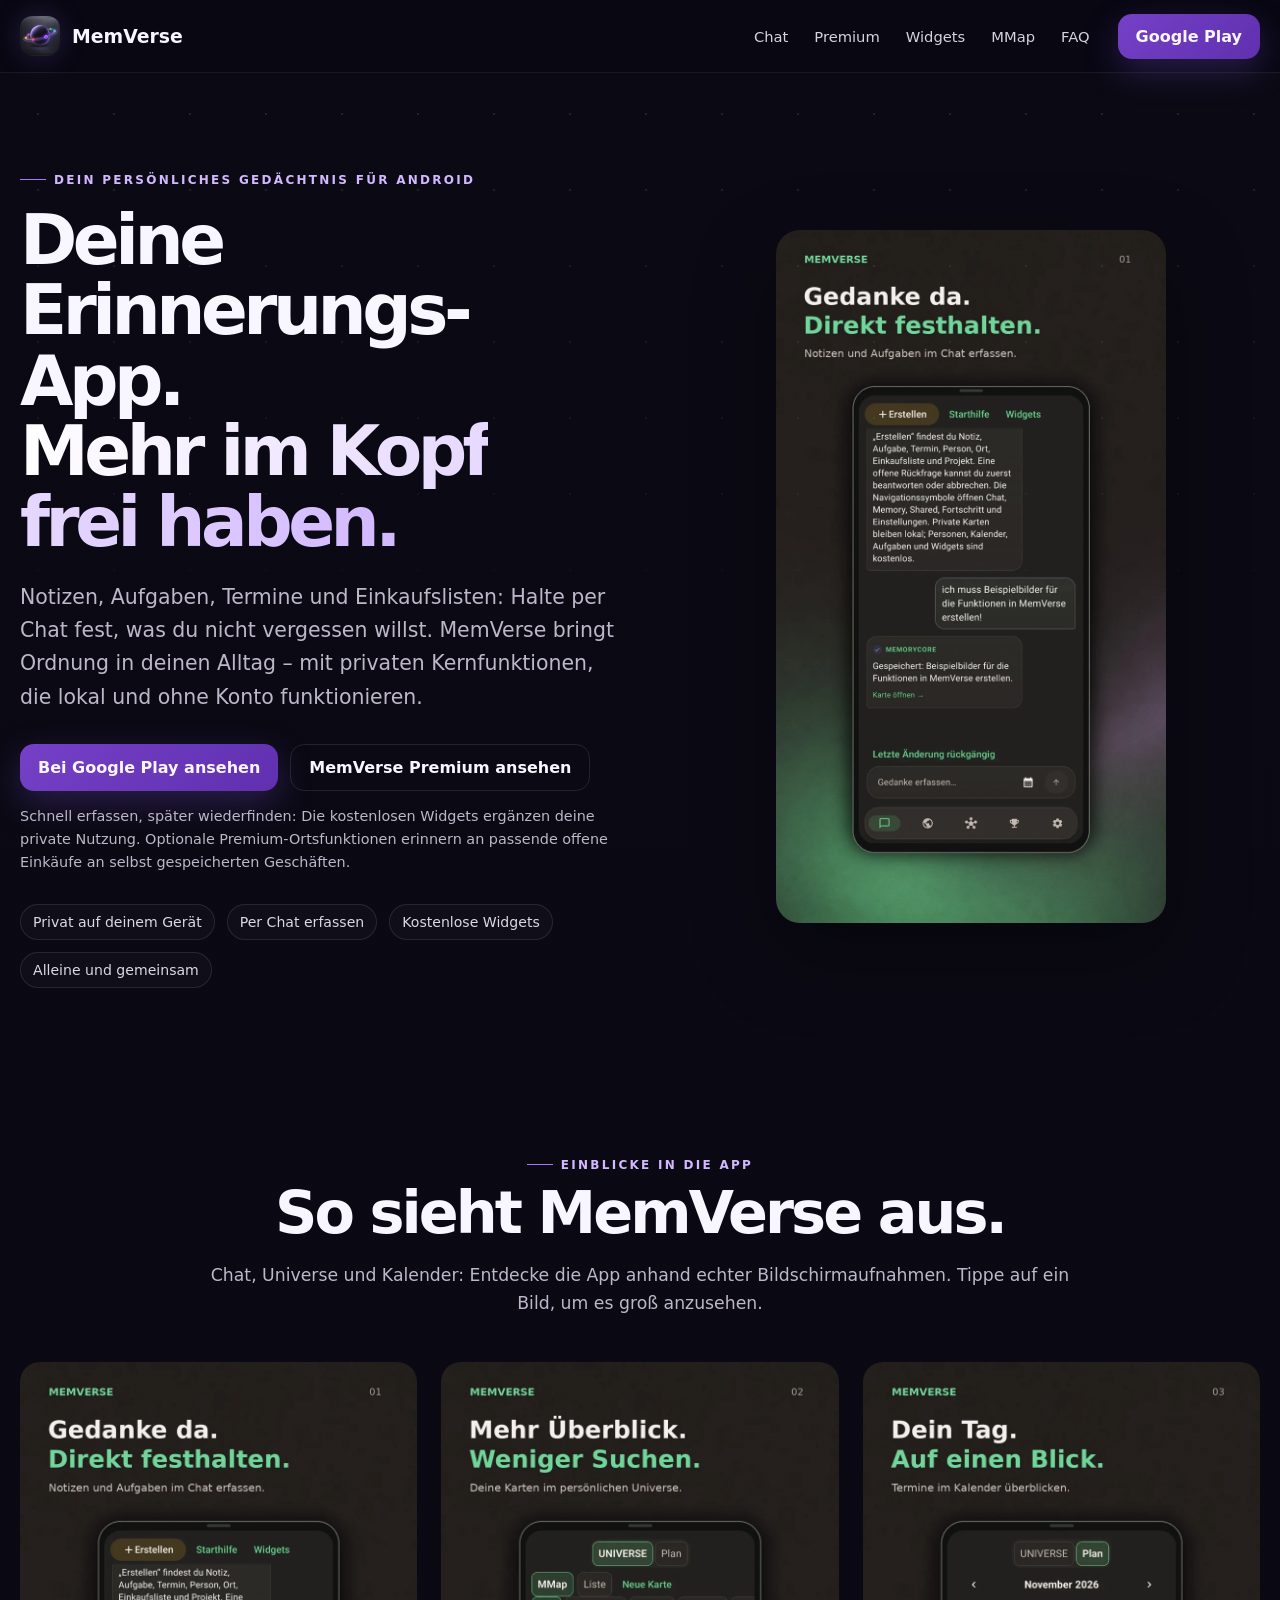
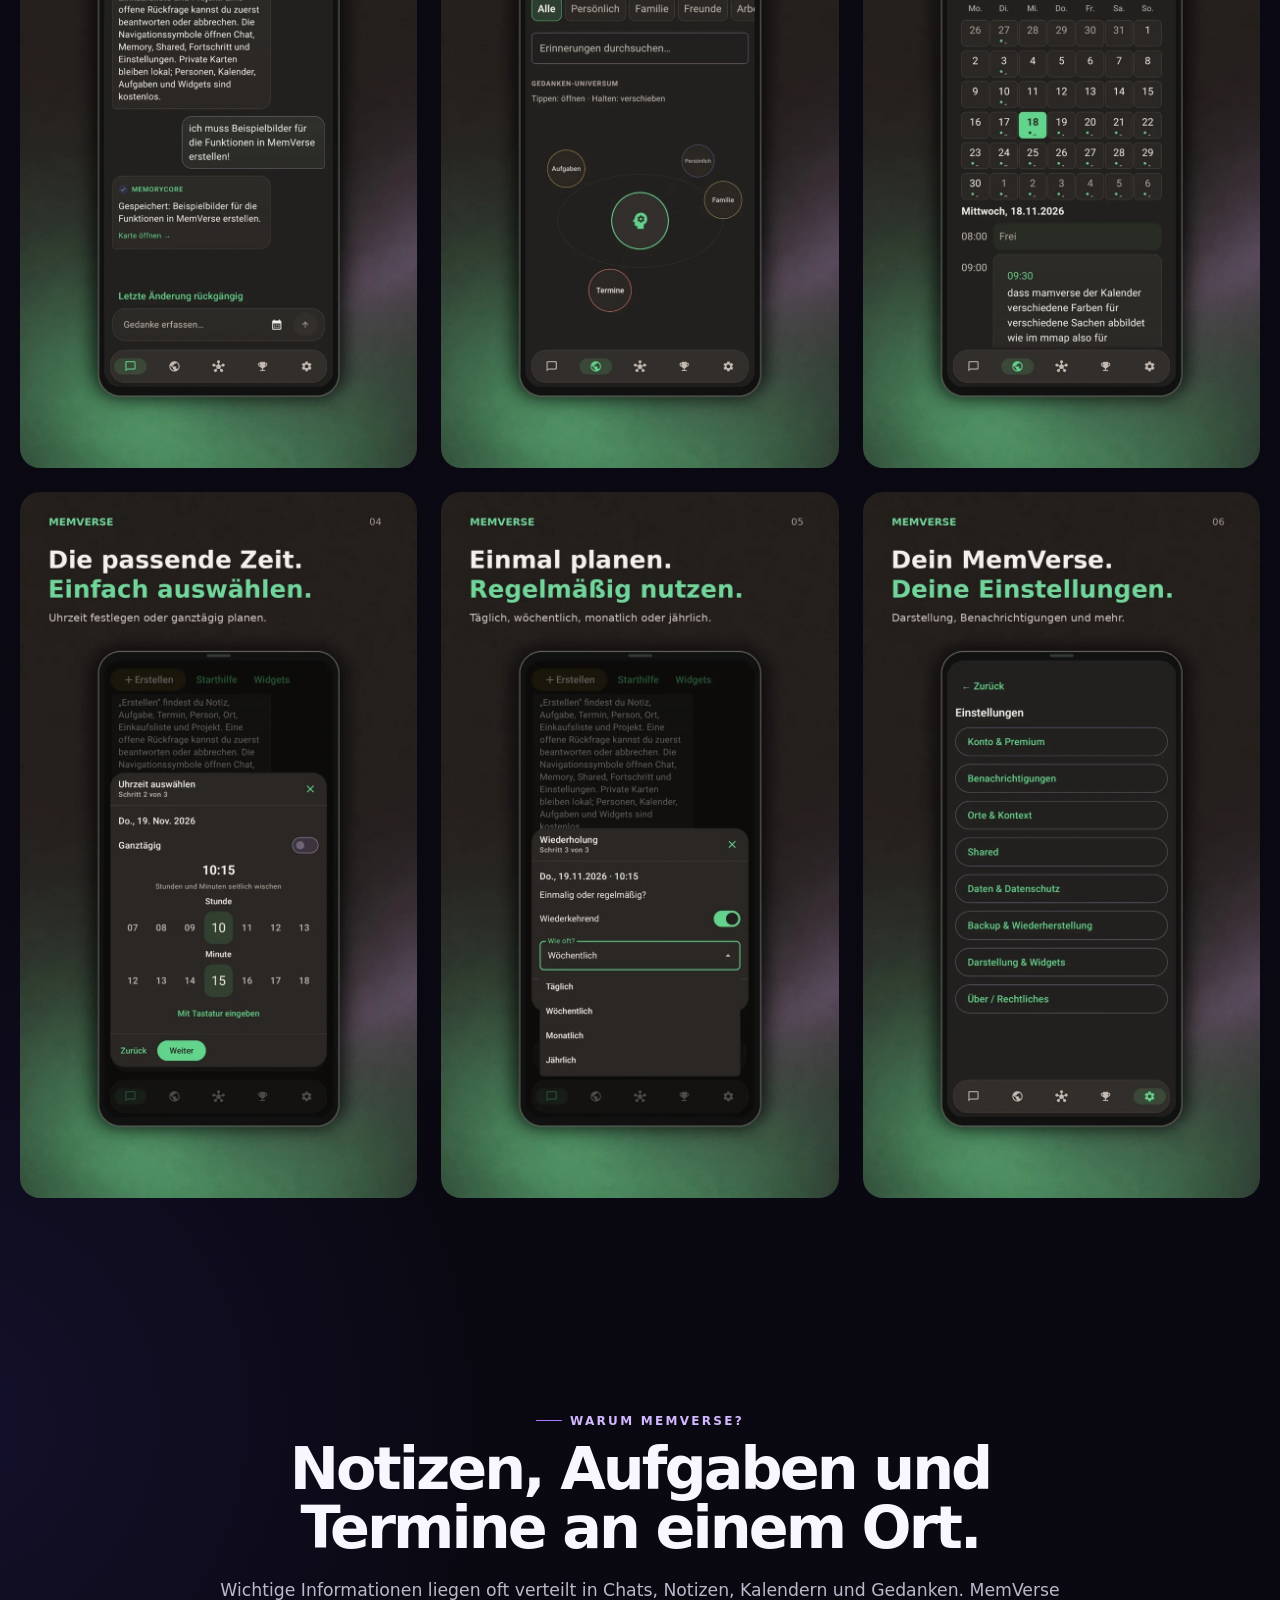
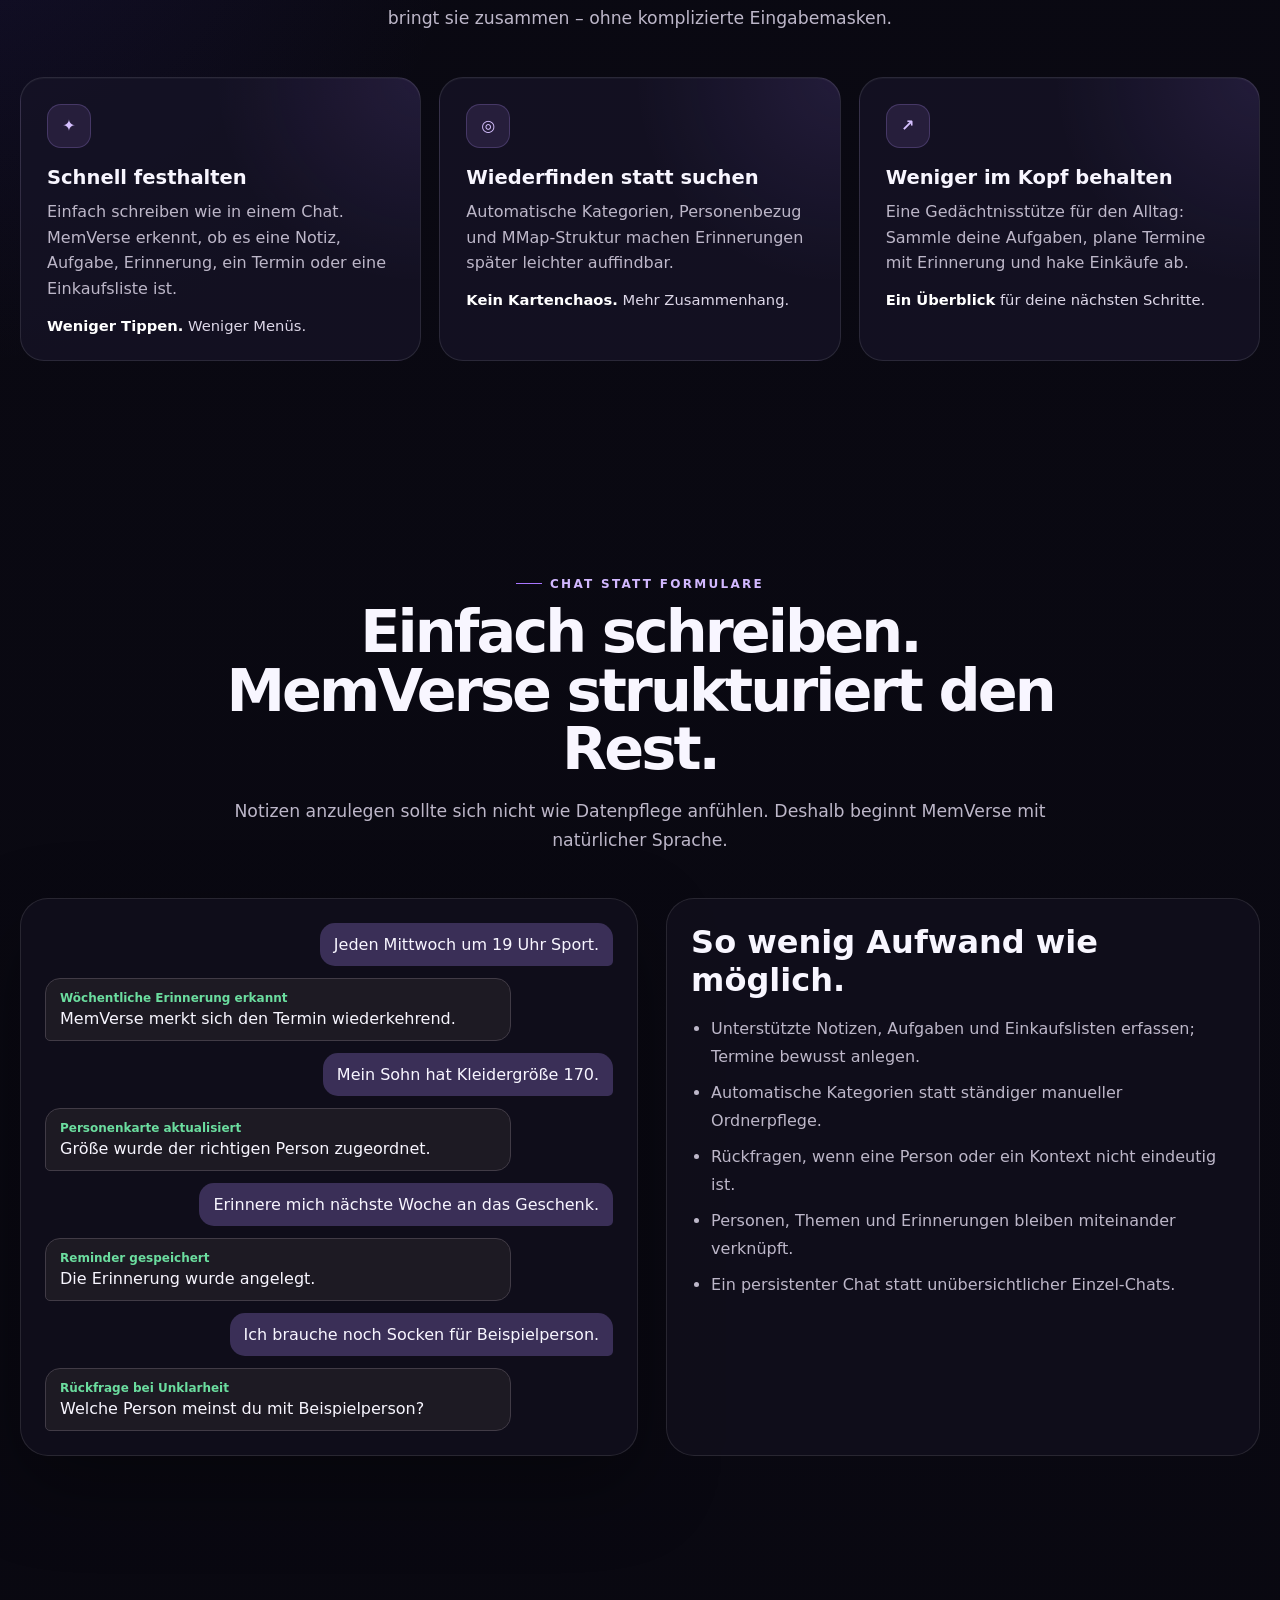
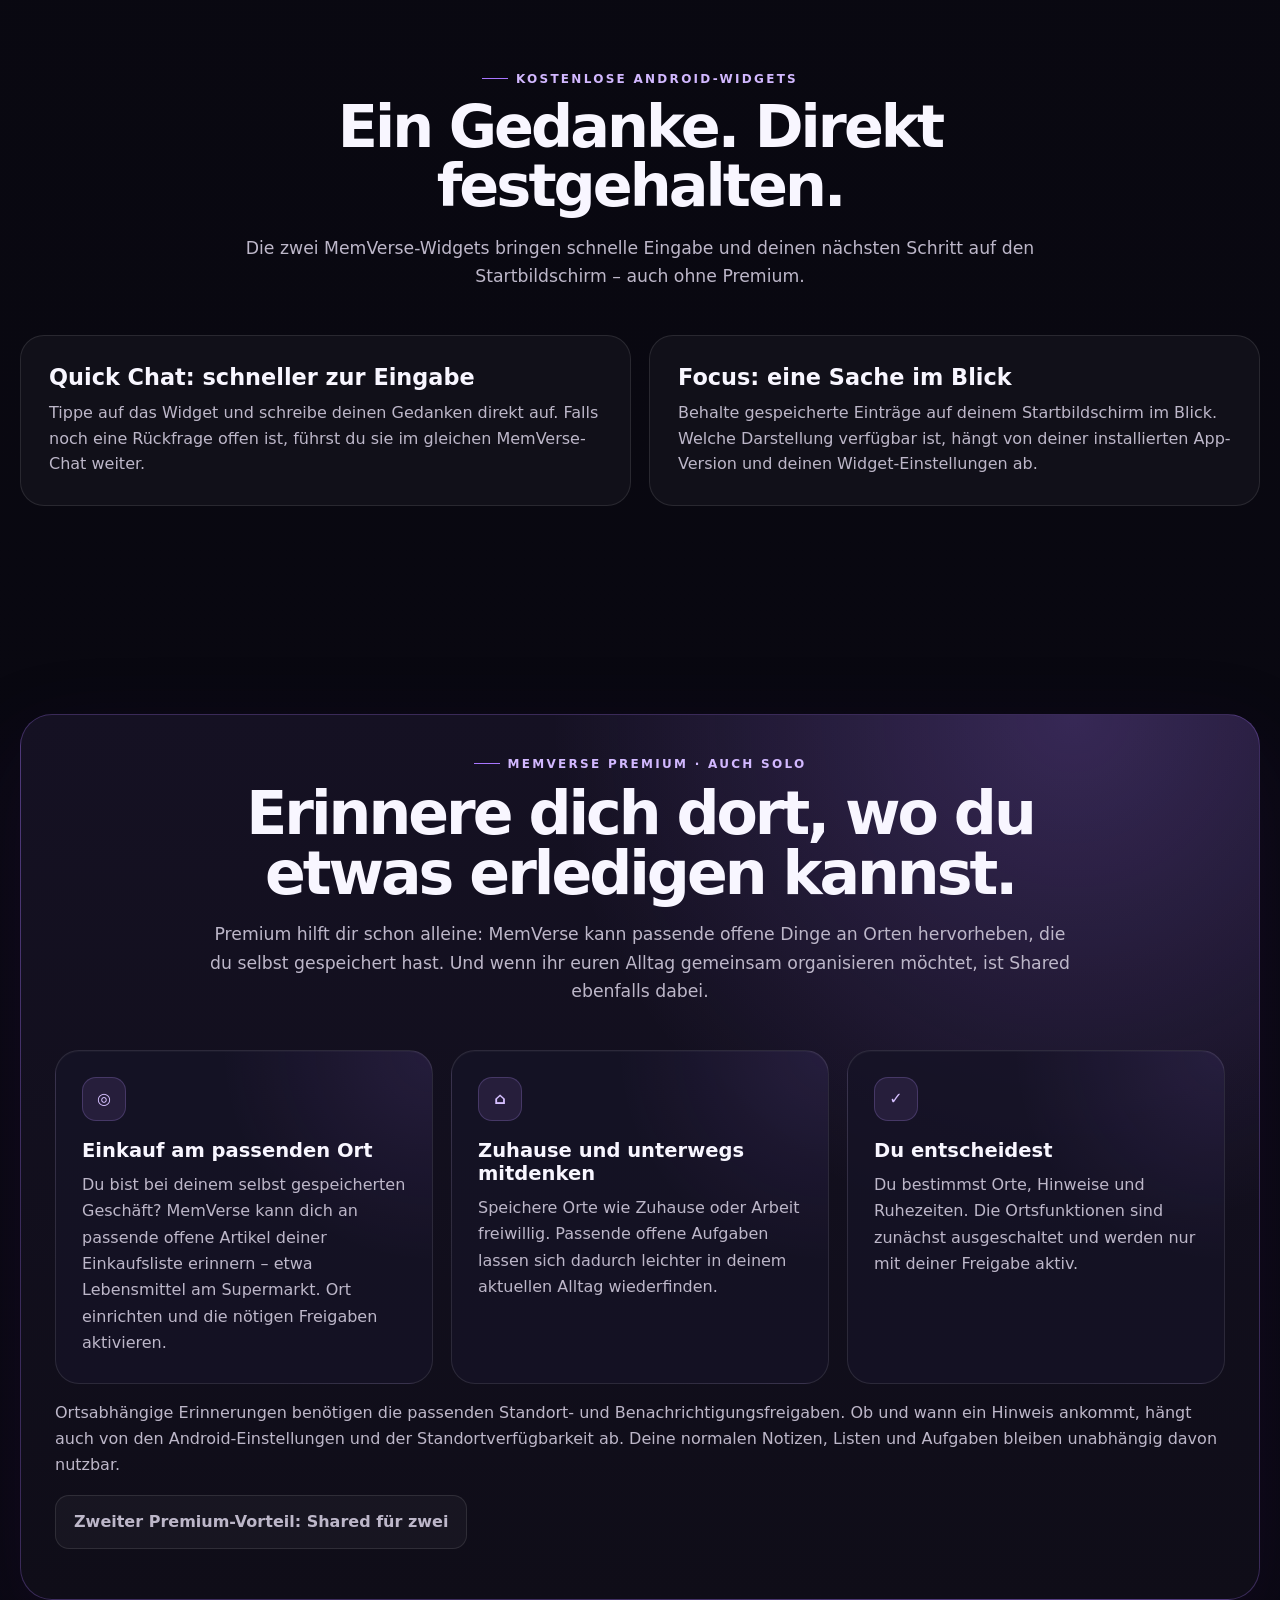
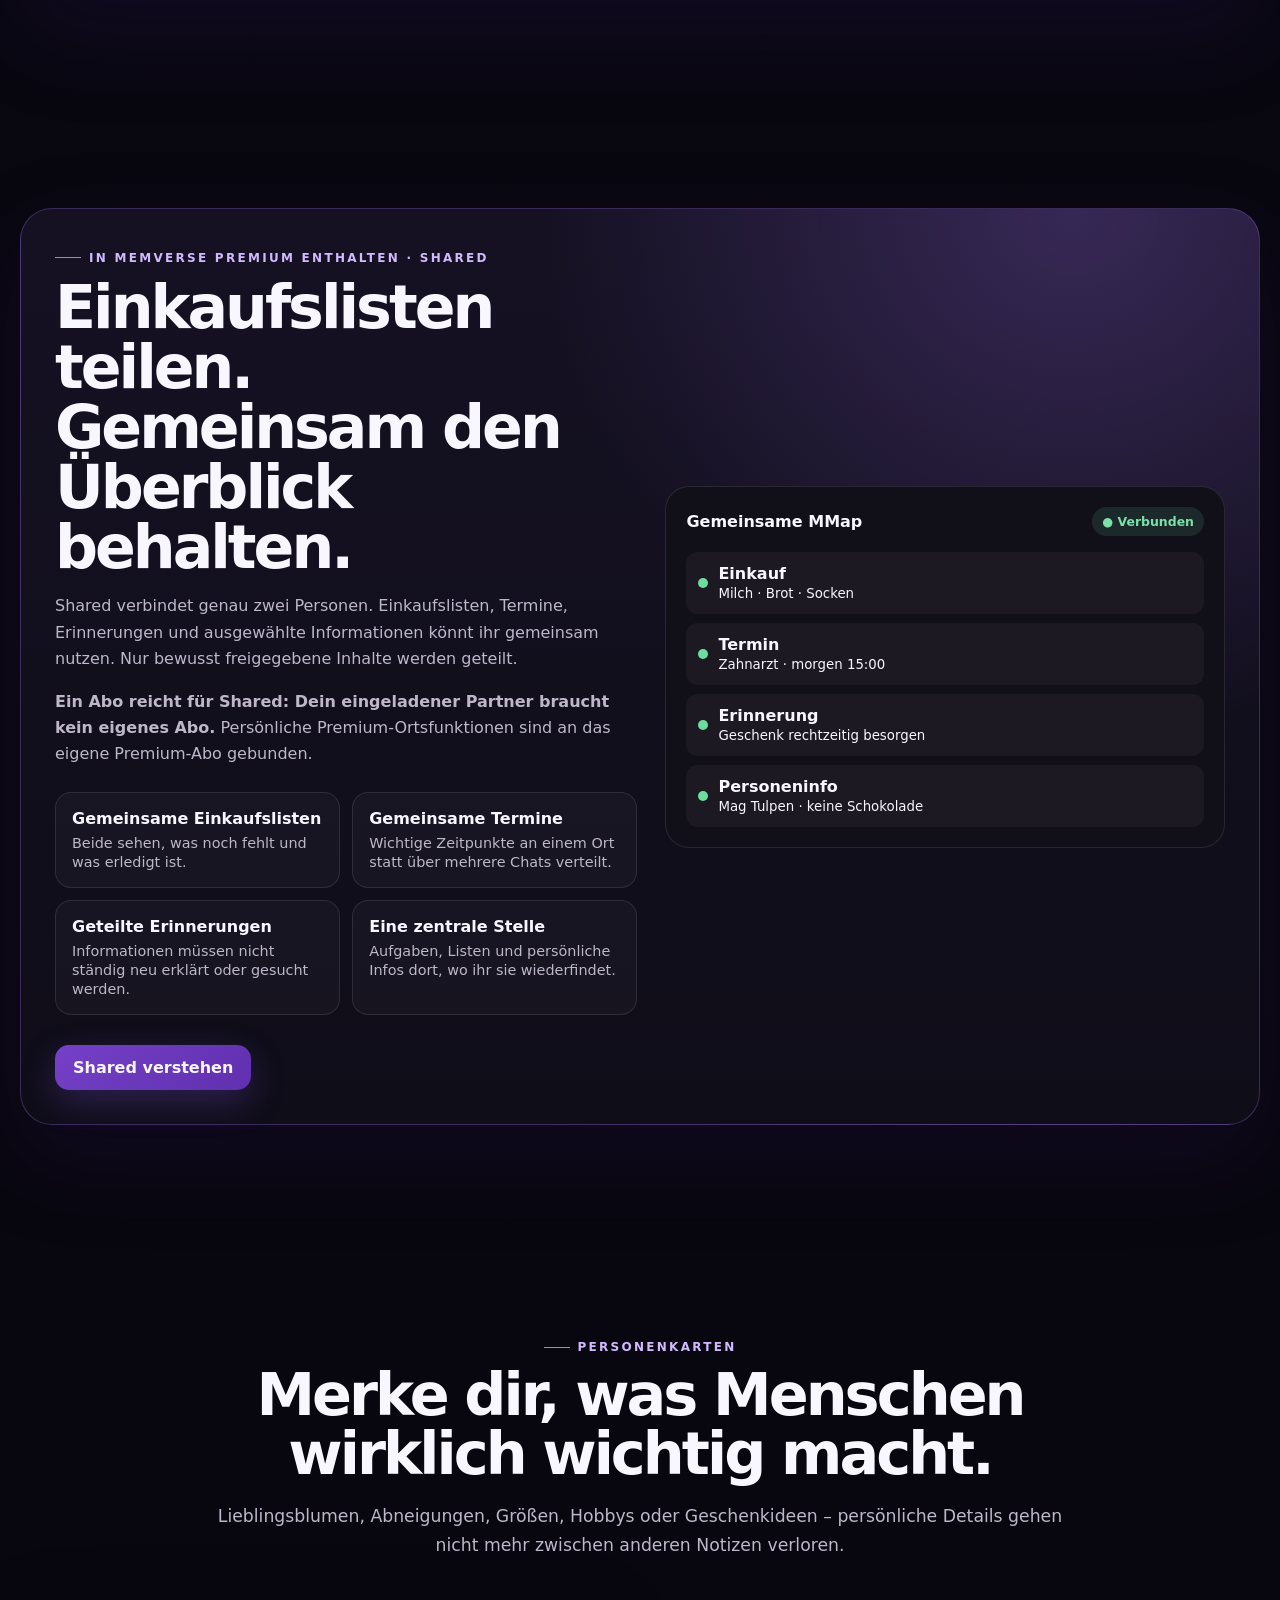
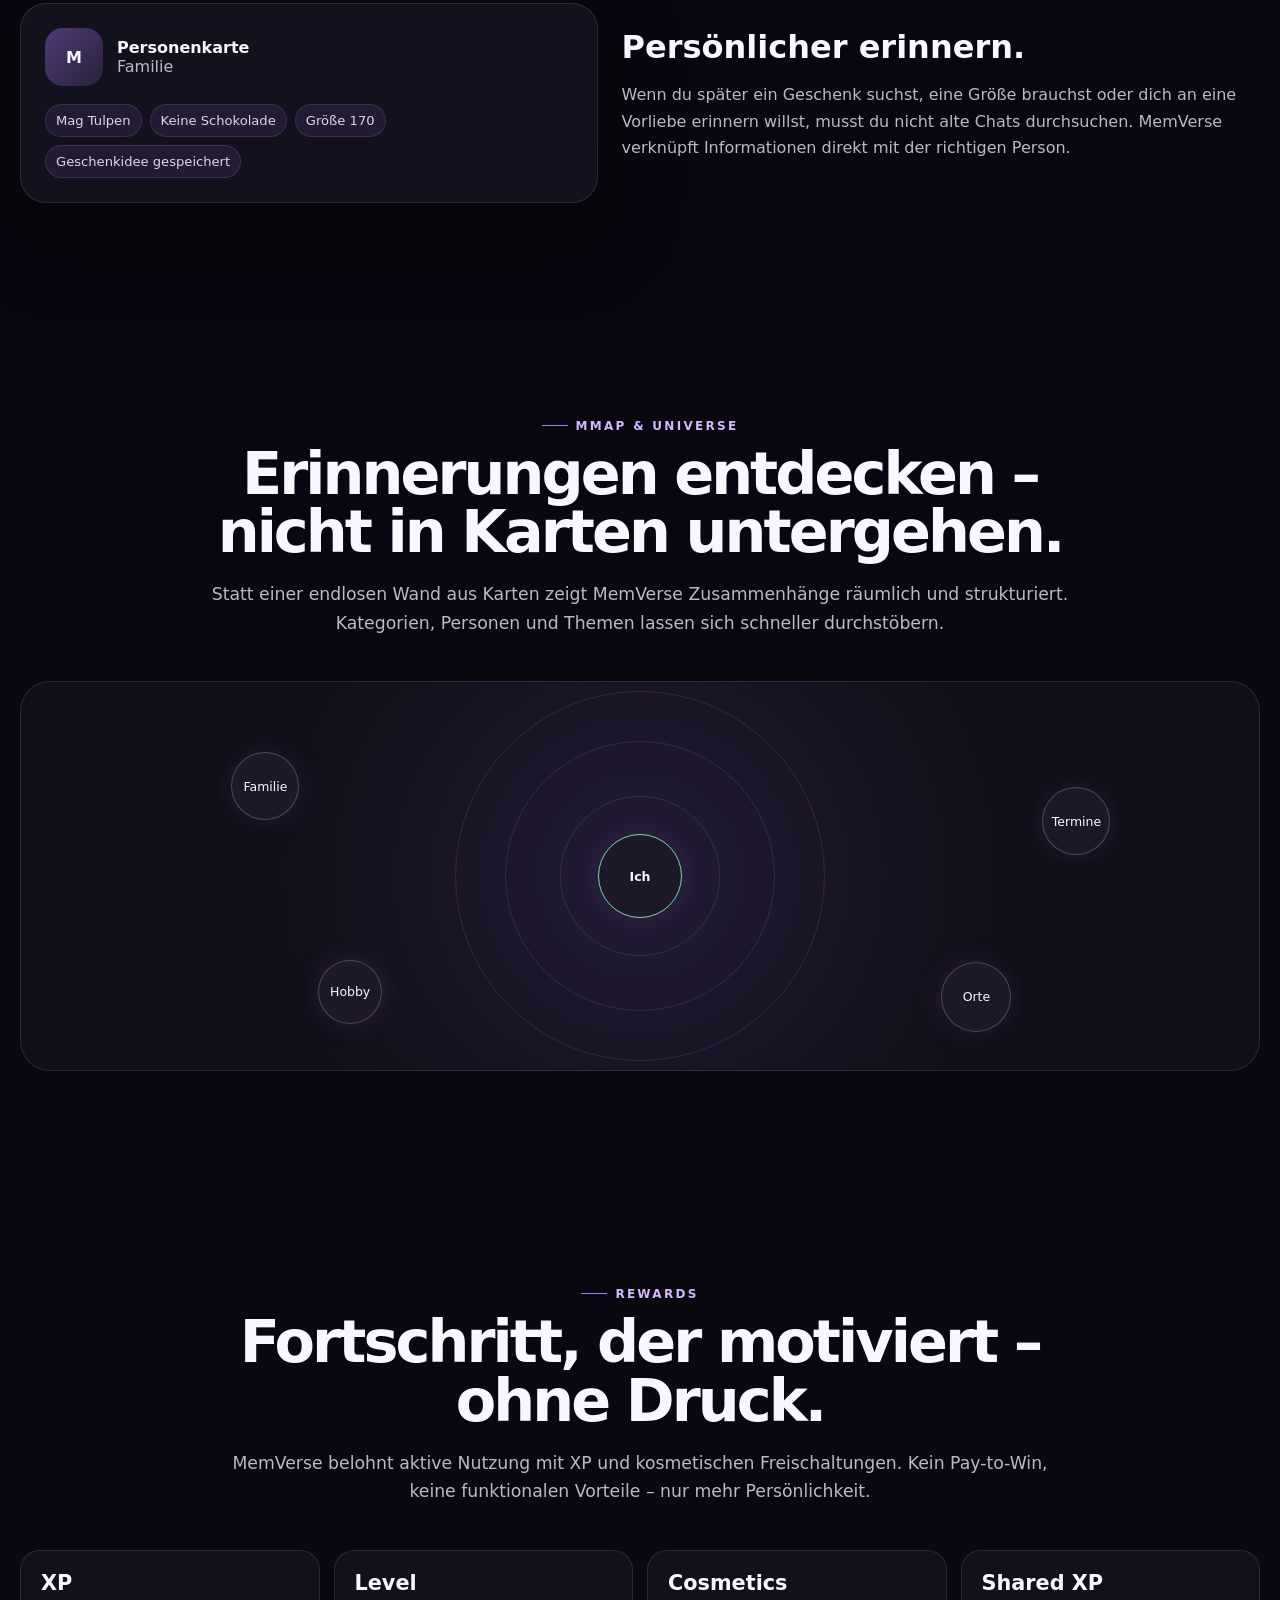
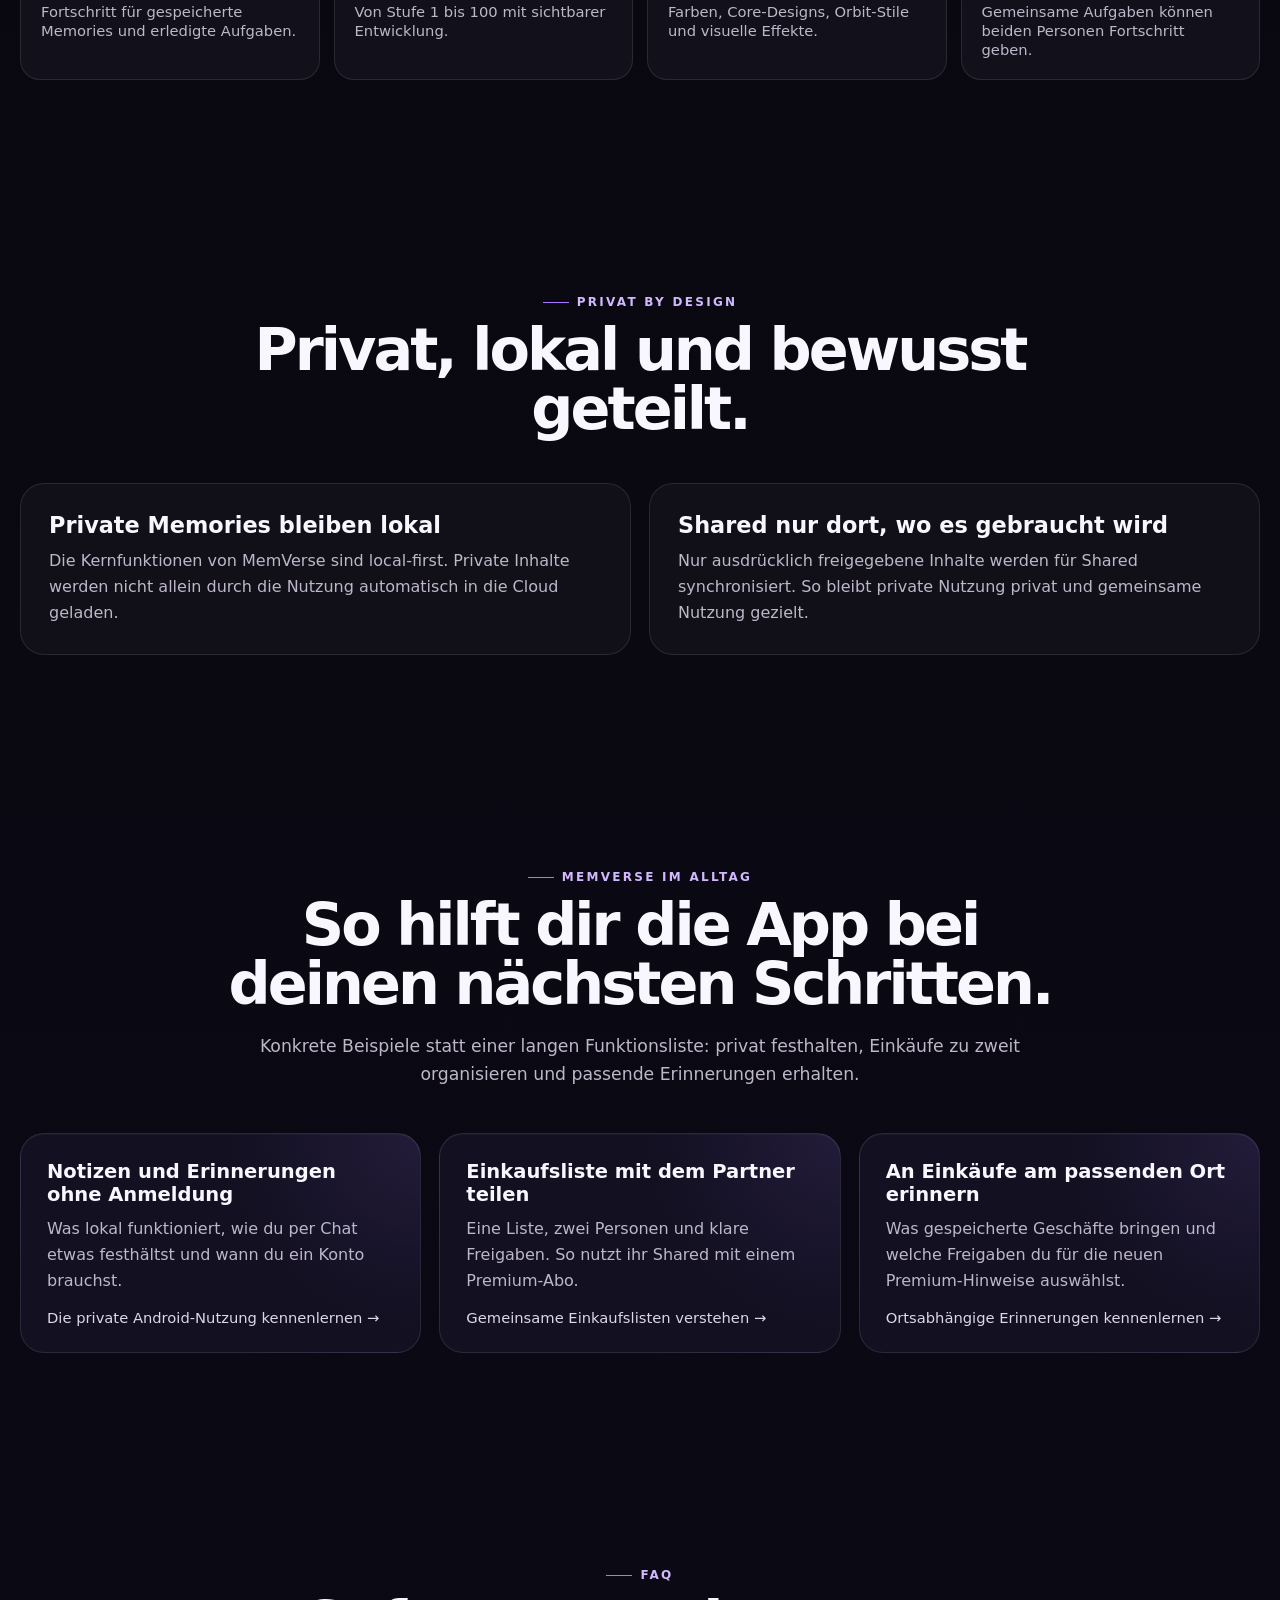
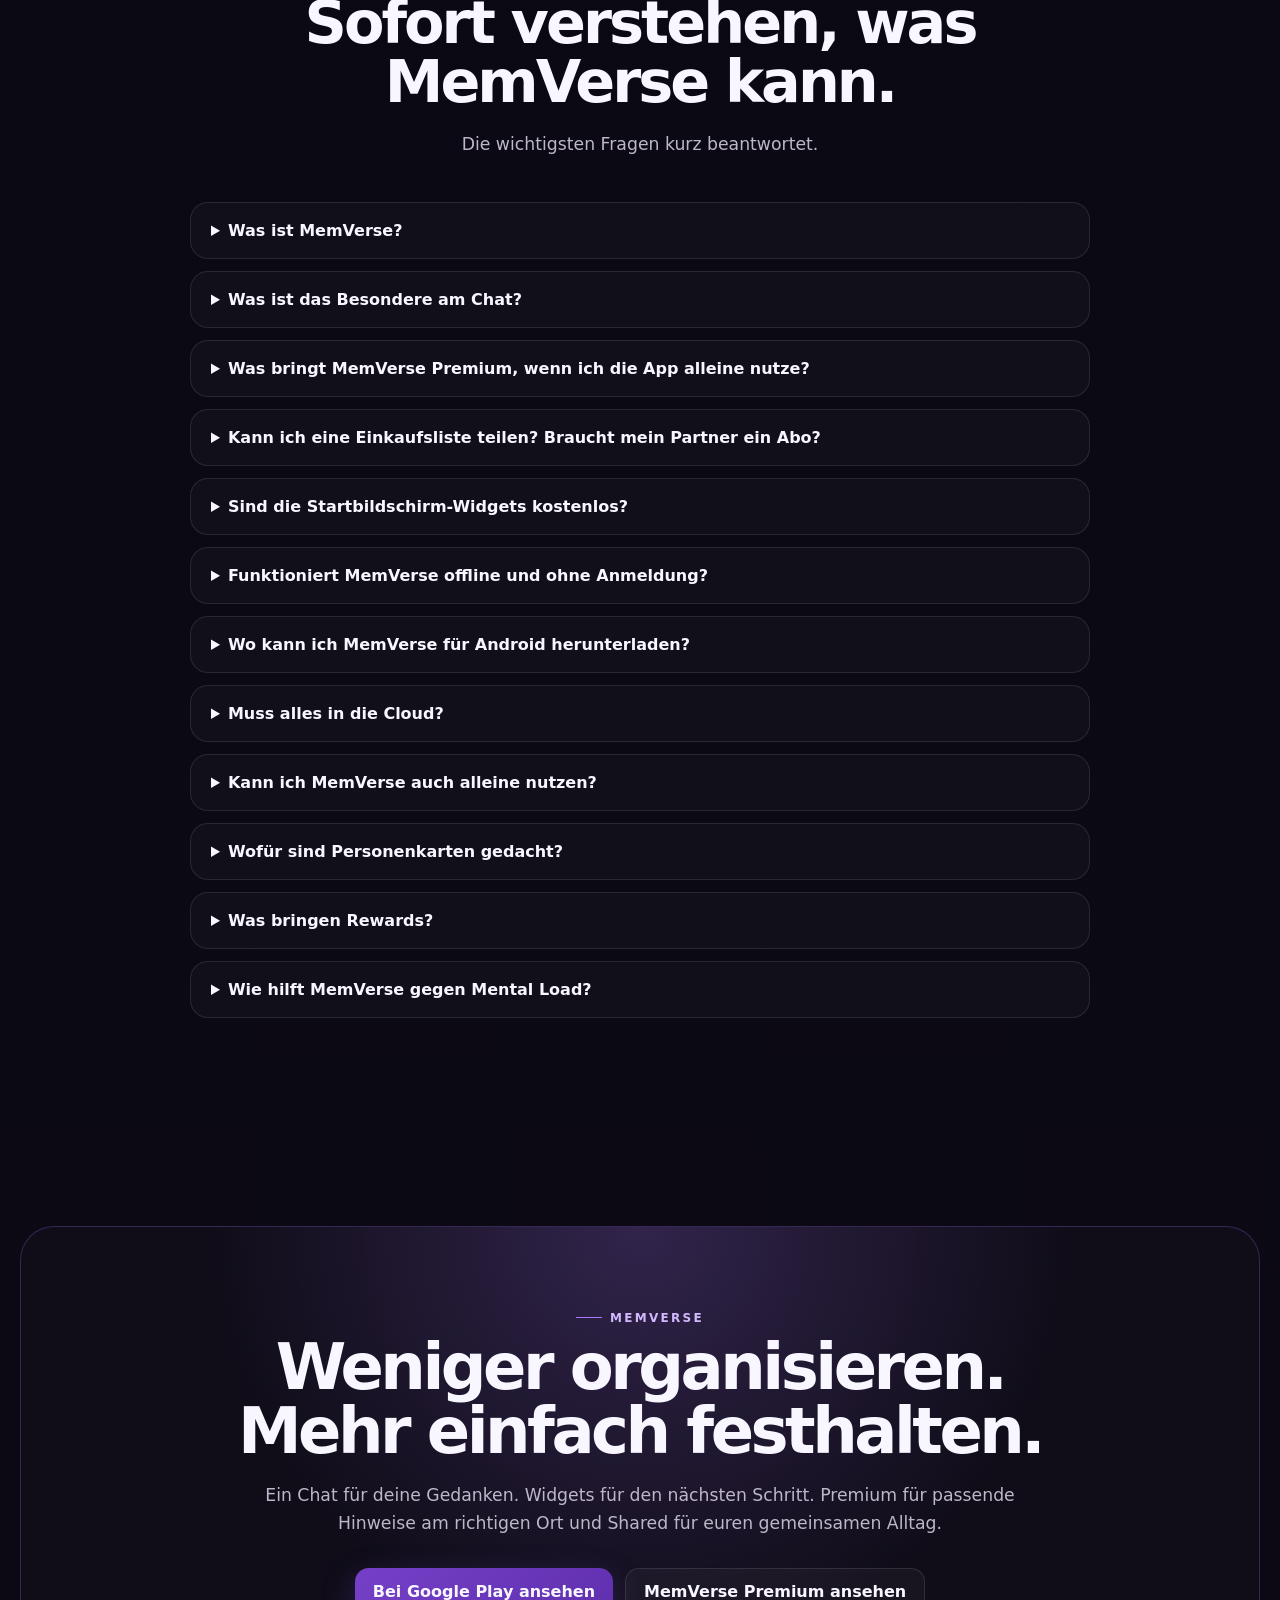
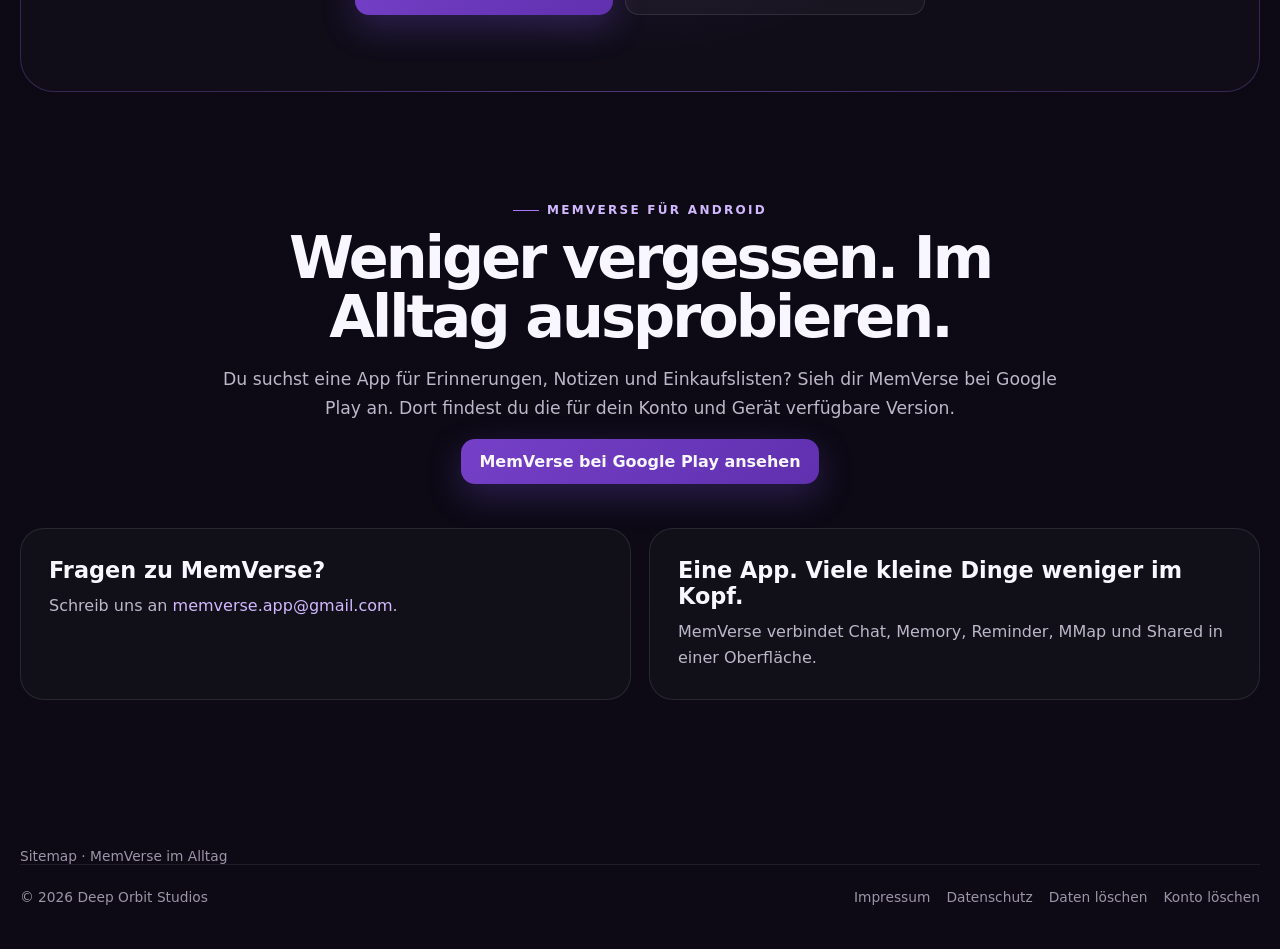
<file: index.html>
<!doctype html>
<html lang="de">
<head>
<meta charset="utf-8">
<meta name="viewport" content="width=device-width,initial-scale=1">
<title>MemVerse – Erinnerungs-App, Notizen & Einkaufslisten für Android</title>
<meta name="description" content="Notizen, Aufgaben, Termine und Einkaufslisten per Chat festhalten. MemVerse für Android: lokal nutzen, mit Premium am passenden Ort erinnern und Listen teilen.">
<meta name="robots" content="index,follow,max-image-preview:large">
<link rel="canonical" href="https://bedtimebeats2000-sketch.github.io/memverse-website/">
<meta property="og:type" content="website">
<meta property="og:locale" content="de_DE">
<meta property="og:site_name" content="MemVerse">
<meta property="og:title" content="MemVerse – weniger merken müssen. Mehr im Kopf frei haben.">
<meta property="og:description" content="Deine Android-App für Notizen, Aufgaben, Termine und Einkaufslisten. Premium hilft dir am passenden Ort – Shared bringt euch gemeinsam Überblick.">
<meta property="og:url" content="https://bedtimebeats2000-sketch.github.io/memverse-website/">
<meta property="og:image" content="https://bedtimebeats2000-sketch.github.io/memverse-website/assets/memverse-app-icon.png">
<meta property="og:image:alt" content="MemVerse App-Logo">
<meta name="twitter:card" content="summary">
<meta name="twitter:title" content="MemVerse – Erinnerungs-App für Android">
<meta name="twitter:description" content="Notizen, Aufgaben und Einkaufslisten per Chat. Lokal nutzen, am passenden Ort erinnern und ausgewählte Inhalte teilen.">
<meta name="twitter:image" content="https://bedtimebeats2000-sketch.github.io/memverse-website/assets/memverse-app-icon.png">
<script type="application/ld+json">
{
  "@context": "https://schema.org",
  "@graph": [
    {
      "@type": "WebSite",
      "@id": "https://bedtimebeats2000-sketch.github.io/memverse-website/#website",
      "url": "https://bedtimebeats2000-sketch.github.io/memverse-website/",
      "name": "MemVerse",
      "inLanguage": "de-DE"
    },
    {
      "@type": "SoftwareApplication",
      "@id": "https://bedtimebeats2000-sketch.github.io/memverse-website/#app",
      "name": "MemVerse",
      "url": "https://bedtimebeats2000-sketch.github.io/memverse-website/",
      "operatingSystem": "Android",
      "applicationCategory": "ProductivityApplication",
      "installUrl": "https://play.google.com/store/apps/details?id=com.phos.app&pcampaignid=web_share",
      "sameAs": "https://play.google.com/store/apps/details?id=com.phos.app&pcampaignid=web_share",
      "inLanguage": "de",
      "description": "Android-App für Notizen, Aufgaben, Termine, Erinnerungen, Einkaufslisten und persönliche Informationen. Private Kernfunktionen lokal und ohne Konto; optionale Premium-Ortsfunktionen und Shared für zwei Personen.",
      "image": "https://bedtimebeats2000-sketch.github.io/memverse-website/assets/memverse-app-icon.png",
      "featureList": ["Notizen und Aufgaben per Chat", "Termine und Erinnerungen", "Einkaufslisten", "Personenkarten", "Kostenlose Startbildschirm-Widgets", "Optionale Premium-Erinnerungen an gespeicherten Orten", "Shared für zwei Personen mit einem Abo"],
      "creator": {"@type": "Organization", "name": "Deep Orbit Studios", "email": "memverse.app@gmail.com"}
    }
  ]
}
</script>
<meta name="theme-color" content="#0b0914">
<link rel="icon" href="assets/memverse-icon-96.png">
<style>
:root{
  --bg:#090812;--bg2:#0f0d1b;--surface:rgba(22,19,38,.80);--surface2:#151223;
  --text:#f8f6ff;--muted:#bdb7c9;--soft:#8d879a;--line:rgba(255,255,255,.10);
  --violet:#a876ff;--violet2:#d2b8ff;--violet3:#7b52dd;--green:#66dda0;--rose:#ff9ab0;
  --shadow:0 30px 80px rgba(0,0,0,.34);--max:1240px
}
*{box-sizing:border-box}
html{scroll-behavior:smooth;scroll-padding-top:90px}
:focus-visible{outline:3px solid var(--violet2);outline-offset:5px}
.skip-link{position:fixed;left:12px;top:-100px;z-index:100;padding:12px 18px;background:var(--bg);border:2px solid var(--violet2);border-radius:12px}
.skip-link:focus{top:12px}
.hero h1{font-size:clamp(2.6rem,5.4vw,5.2rem);line-height:1.02}
@media(prefers-reduced-motion:reduce){html{scroll-behavior:auto}*,*::before,*::after{transition:none!important}}
body{
  margin:0;color:var(--text);
  font-family:Inter,ui-sans-serif,system-ui,-apple-system,BlinkMacSystemFont,"Segoe UI",sans-serif;
  background:
    radial-gradient(circle at 88% -8%,rgba(155,92,255,.24),transparent 31rem),
    radial-gradient(circle at -5% 22%,rgba(73,55,180,.16),transparent 34rem),
    linear-gradient(180deg,#0b0a14 0%,#08070f 58%,#0d0a16 100%);
  overflow-x:hidden
}
body:before{
  content:"";position:fixed;inset:0;pointer-events:none;opacity:.24;
  background-image:radial-gradient(circle,rgba(255,255,255,.50) 0 1px,transparent 1.2px);
  background-size:76px 76px;mask-image:linear-gradient(#000,transparent 82%)
}
a{color:inherit;text-decoration:none}
.wrap{width:min(var(--max),calc(100% - 40px));margin:auto}
header{
  position:sticky;top:0;z-index:40;background:rgba(9,8,18,.72);backdrop-filter:blur(18px);
  border-bottom:1px solid rgba(255,255,255,.07)
}
nav{height:72px;display:flex;align-items:center;gap:28px}
.brand{display:flex;align-items:center;gap:12px;font-weight:900;font-size:1.18rem;margin-right:auto}
.brand img{width:40px;height:40px;border-radius:12px;box-shadow:0 0 28px rgba(168,118,255,.2)}
.navlinks{display:flex;gap:26px;color:#d7d2df;font-size:.92rem}
.navlinks a:hover{color:#fff}
.btn{
  display:inline-flex;align-items:center;justify-content:center;gap:8px;padding:13px 18px;border-radius:14px;
  border:1px solid var(--line);font-weight:800;background:rgba(255,255,255,.035);transition:.2s ease
}
.btn:hover{transform:translateY(-1px);border-color:rgba(210,184,255,.35)}
.btn.primary{background:linear-gradient(135deg,#7540c7,#6030af);border:0;box-shadow:0 12px 34px rgba(123,82,221,.28)}
.btn.ghost{background:transparent}
.hero{
  min-height:760px;padding:92px 0 58px;display:grid;grid-template-columns:1.02fr .98fr;gap:60px;align-items:center
}
.eyebrow{
  display:inline-flex;align-items:center;gap:8px;font-size:.75rem;letter-spacing:.19em;text-transform:uppercase;
  color:var(--violet2);font-weight:900
}
.eyebrow:before{content:"";width:26px;height:1px;background:var(--violet)}
h1{font-size:clamp(3.1rem,6.6vw,6.6rem);line-height:.92;letter-spacing:-.065em;margin:18px 0 24px}
h1 span{background:linear-gradient(90deg,#fff,var(--violet2));-webkit-background-clip:text;background-clip:text;color:transparent}
.lead{font-size:clamp(1.08rem,1.6vw,1.35rem);line-height:1.62;color:var(--muted);max-width:700px}
.hero-actions{display:flex;gap:12px;flex-wrap:wrap;margin-top:30px}
.microproofs{display:flex;flex-wrap:wrap;gap:12px;margin-top:30px}
.chip{padding:9px 12px;border:1px solid var(--line);border-radius:999px;color:#ddd7e8;background:rgba(255,255,255,.025);font-size:.88rem}
.hero-visual{position:relative;min-height:580px}
.glow{position:absolute;inset:10% 5%;background:radial-gradient(circle,rgba(165,111,255,.24),transparent 63%);filter:blur(25px)}
.device{
  position:absolute;background:#0e0c14;border:1px solid rgba(255,255,255,.14);box-shadow:var(--shadow);
  border-radius:34px;overflow:hidden
}
.device.main{width:330px;height:590px;left:20%;top:0;z-index:4}
.device.side{width:250px;height:480px;right:-2%;top:90px;transform:rotate(5deg);z-index:2;opacity:.94}
.screen{padding:26px 16px;height:100%;background:linear-gradient(180deg,#201b22,#171419)}
.apphead{display:flex;align-items:center;gap:8px;font-size:.74rem;font-weight:900;margin:6px 0 18px}
.apphead .mini{width:28px;height:28px;border-radius:9px;background:#342751;display:grid;place-items:center;color:#d9c7ff}
.apphead .status{margin-left:auto;color:#79dfa8;font-size:.58rem}
.tabs{display:flex;gap:12px;font-size:.53rem;color:#938e98;border-bottom:1px solid #3b363d;padding-bottom:9px}
.tabs b{color:#fff;border-bottom:2px solid #6bdd9f;padding-bottom:8px}
.chat{display:grid;gap:10px;margin-top:16px}
.bubble{padding:11px 12px;border:1px solid #4b4550;border-radius:13px;font-size:.68rem;line-height:1.4}
.bubble.me{margin-left:36px;background:#332a4e}
.bubble.ok{margin-right:34px;background:#201f22}
.bubble strong{display:block;color:#6bdd9f;font-size:.55rem;margin-bottom:5px}
.sharedcard{margin-top:16px;border:1px solid #4a4353;border-radius:16px;padding:14px;background:#201c25}
.sharedcard small{color:#b79bff}
.sharedrow{margin-top:10px;padding:9px 10px;border-radius:10px;background:#2a2430;font-size:.7rem}
.metric{display:flex;justify-content:space-between;align-items:center;margin-top:14px;padding:13px;border:1px solid #4c4452;border-radius:13px;font-size:.72rem}
.section{padding:104px 0}
.section-head{max-width:860px;margin:0 auto 44px;text-align:center}
.section-head h2{font-size:clamp(2.4rem,4.6vw,4.7rem);letter-spacing:-.05em;line-height:1;margin:12px 0 18px}
.section-head p{color:var(--muted);font-size:1.08rem;line-height:1.65}
.grid-3{display:grid;grid-template-columns:repeat(3,1fr);gap:18px}
.card{
  border:1px solid var(--line);border-radius:24px;padding:26px;background:
  radial-gradient(circle at 100% 0,rgba(168,118,255,.11),transparent 42%),var(--surface);
  box-shadow:inset 0 1px rgba(255,255,255,.03)
}
.card .icon{
  width:44px;height:44px;border-radius:14px;display:grid;place-items:center;margin-bottom:18px;
  background:#261e3b;border:1px solid rgba(184,150,255,.22);color:#d6c0ff;font-weight:900
}
.card h3{margin:0 0 10px;font-size:1.22rem}
.card p{margin:0;color:var(--muted);line-height:1.62}
.featureline{margin-top:15px;color:#ddd7e8;font-size:.92rem}
.featureline b{color:#fff}
.chat-demo{
  display:grid;grid-template-columns:1.02fr .98fr;gap:28px;align-items:stretch
}
.chat-window,.info-panel{
  border:1px solid var(--line);border-radius:28px;background:rgba(18,15,29,.82);padding:24px
}
.chat-window{box-shadow:var(--shadow)}
.chat-example{display:grid;gap:12px}
.chat-example .user{justify-self:end;max-width:78%;padding:12px 14px;background:#3a2f57;border-radius:15px 15px 5px 15px}
.chat-example .app{max-width:82%;padding:12px 14px;background:#1d1a23;border:1px solid #413b46;border-radius:15px 15px 15px 5px}
.chat-example .app span{display:block;color:#6bdd9f;font-size:.75rem;font-weight:800;margin-bottom:4px}
.info-panel h3{font-size:2rem;margin:0 0 14px}
.info-panel ul{padding-left:20px;color:var(--muted);line-height:1.75}
.info-panel li+li{margin-top:8px}
.shared{
  border:1px solid rgba(168,118,255,.28);border-radius:32px;padding:34px;
  background:
    radial-gradient(circle at 85% 0,rgba(168,118,255,.23),transparent 38%),
    linear-gradient(180deg,#151123,#0f0d18);
  box-shadow:0 34px 90px rgba(50,20,90,.22)
}
.shared-grid{display:grid;grid-template-columns:1.02fr .98fr;gap:28px;align-items:center}
.shared h2{font-size:clamp(2.4rem,4.7vw,4.8rem);letter-spacing:-.05em;line-height:1;margin:12px 0 16px}
.shared p{color:var(--muted);line-height:1.65}
.shared-benefits{display:grid;grid-template-columns:1fr 1fr;gap:12px;margin-top:24px}
.benefit{padding:16px;border:1px solid var(--line);border-radius:16px;background:rgba(255,255,255,.03)}
.benefit b{display:block;margin-bottom:5px}
.benefit span{font-size:.9rem;color:var(--muted)}
.share-preview{padding:20px;border:1px solid var(--line);border-radius:24px;background:#111019}
.share-preview .top{display:flex;justify-content:space-between;align-items:center;margin-bottom:16px}
.badge{padding:7px 10px;border-radius:999px;background:rgba(102,221,160,.12);color:#7ce0aa;font-size:.78rem;font-weight:800}
.listitem{display:flex;align-items:center;gap:10px;padding:12px;border-radius:12px;background:#1d1922;margin-top:9px}
.dot{width:10px;height:10px;border-radius:50%;background:#6bdd9f}
.person-grid{display:grid;grid-template-columns:.95fr 1.05fr;gap:24px;align-items:center}
.person-card{padding:24px;border:1px solid var(--line);border-radius:26px;background:#14111e;box-shadow:var(--shadow)}
.person-head{display:flex;align-items:center;gap:14px;margin-bottom:18px}
.avatar{width:58px;height:58px;border-radius:18px;background:linear-gradient(135deg,#4f3a77,#2a223a);display:grid;place-items:center;font-weight:900}
.tags{display:flex;flex-wrap:wrap;gap:8px;margin-top:12px}
.tag{padding:8px 10px;border-radius:999px;background:#221b31;border:1px solid rgba(168,118,255,.2);font-size:.82rem;color:#ded5eb}
.universe{position:relative;min-height:390px;border:1px solid var(--line);border-radius:30px;background:radial-gradient(circle at center,rgba(168,118,255,.13),transparent 58%),#100e18;overflow:hidden}
.orbit{position:absolute;border:1px solid rgba(170,150,220,.16);border-radius:50%;left:50%;top:50%;transform:translate(-50%,-50%)}
.o1{width:160px;height:160px}.o2{width:270px;height:270px}.o3{width:370px;height:370px}
.node{position:absolute;display:grid;place-items:center;border-radius:50%;border:1px solid rgba(210,184,255,.28);background:#1d1828;box-shadow:0 0 30px rgba(168,118,255,.13);font-size:.78rem}
.core{width:84px;height:84px;left:50%;top:50%;transform:translate(-50%,-50%);border-color:#71dda2;font-weight:900}
.n1{width:68px;height:68px;left:17%;top:18%}.n2{width:68px;height:68px;right:12%;top:27%}.n3{width:64px;height:64px;left:24%;bottom:12%}.n4{width:70px;height:70px;right:20%;bottom:10%}
.reward-row{display:grid;grid-template-columns:repeat(4,1fr);gap:14px}
.reward{padding:20px;border:1px solid var(--line);border-radius:20px;background:#12101a}
.reward strong{display:block;font-size:1.3rem;margin-bottom:7px}
.reward span{color:var(--muted);font-size:.92rem}
.trust{display:grid;grid-template-columns:1fr 1fr;gap:18px}
.trust>div{padding:28px;border:1px solid var(--line);border-radius:24px;background:#111019}
.trust h3{font-size:1.4rem;margin:0 0 10px}.trust p{color:var(--muted);line-height:1.62;margin:0}
.faq{max-width:900px;margin:auto;display:grid;gap:12px}
details{border:1px solid var(--line);border-radius:18px;background:#111019;padding:18px 20px}
summary{cursor:pointer;font-weight:800}
details p{color:var(--muted);line-height:1.62;margin:12px 0 0}
.final{
  text-align:center;padding:76px 28px;border:1px solid rgba(168,118,255,.25);border-radius:34px;
  background:radial-gradient(circle at 50% 0,rgba(168,118,255,.22),transparent 55%),#100d19
}
.final h2{font-size:clamp(2.6rem,5vw,5.1rem);letter-spacing:-.055em;line-height:1;margin:10px auto 18px}
.final p{max-width:760px;margin:0 auto 28px;color:var(--muted);font-size:1.08rem;line-height:1.65}
footer{padding:44px 0;color:#9c95a8;font-size:.86rem}
.foot{border-top:1px solid rgba(255,255,255,.08);padding-top:24px;display:flex;justify-content:space-between;gap:20px;flex-wrap:wrap}
.footlinks{display:flex;gap:16px;flex-wrap:wrap}
@media(max-width:980px){
  .hero,.chat-demo,.shared-grid,.person-grid{grid-template-columns:1fr}
  .hero-visual{min-height:520px}.grid-3{grid-template-columns:1fr 1fr}.reward-row{grid-template-columns:1fr 1fr}
}
@media(max-width:720px){
  .wrap{width:min(var(--max),calc(100% - 24px))}.navlinks{display:none}.hero{padding-top:64px}.hero-visual{min-height:470px}
  .device.main{left:7%;width:285px;height:520px}.device.side{right:-10%;width:220px;height:420px}
  .grid-3,.shared-benefits,.trust,.reward-row{grid-template-columns:1fr}.section{padding:78px 0}.shared{padding:24px}
}
.real-hero img{display:block;width:min(100%,390px);height:auto;margin:auto;border-radius:24px;box-shadow:var(--shadow)}.screenshot-gallery{display:grid;grid-template-columns:repeat(3,minmax(0,1fr));gap:24px}.screenshot-gallery img{width:100%;height:auto;display:block;border-radius:20px}.screenshot-gallery a{transition:transform .2s}.screenshot-gallery a:hover{transform:translateY(-4px)}@media(max-width:720px){.screenshot-gallery{grid-template-columns:repeat(2,minmax(0,1fr));gap:12px}.real-hero img{max-width:340px}} </style>
</head>
<body>
<a class="skip-link" href="#top">Zum Inhalt</a>
<header>
  <div class="wrap">
    <nav>
      <a class="brand" href="#top"><img src="assets/memverse-icon-96.png" width="40" height="40" alt="MemVerse"><span>MemVerse</span></a>
      <div class="navlinks">
        <a href="#chat">Chat</a>
        <a href="#premium">Premium</a>
        <a href="#widgets">Widgets</a>
        <a href="#universe">MMap</a>
        <a href="#faq">FAQ</a>
      </div>
      <a class="btn primary" href="https://play.google.com/store/apps/details?id=com.phos.app&amp;pcampaignid=web_share" rel="noopener">Google Play</a>
    </nav>
  </div>
</header>

<main id="top">
<section class="wrap hero">
  <div>
    <div class="eyebrow">Dein persönliches Gedächtnis für Android</div>
    <h1>Deine Erinnerungs-App.<br><span>Mehr im Kopf frei haben.</span></h1>
    <p class="lead">Notizen, Aufgaben, Termine und Einkaufslisten: Halte per Chat fest, was du nicht vergessen willst. MemVerse bringt Ordnung in deinen Alltag – mit privaten Kernfunktionen, die lokal und ohne Konto funktionieren.</p>
    <div class="hero-actions">
      <a class="btn primary" href="https://play.google.com/store/apps/details?id=com.phos.app&amp;pcampaignid=web_share" rel="noopener">Bei Google Play ansehen</a>
      <a class="btn ghost" href="#premium">MemVerse Premium ansehen</a>
    </div>
    <p style="color:var(--muted);line-height:1.6;font-size:.9rem">Schnell erfassen, später wiederfinden: Die kostenlosen Widgets ergänzen deine private Nutzung. Optionale Premium-Ortsfunktionen erinnern an passende offene Einkäufe an selbst gespeicherten Geschäften.</p>
    <div class="microproofs">
      <span class="chip">Privat auf deinem Gerät</span>
      <span class="chip">Per Chat erfassen</span>
      <span class="chip">Kostenlose Widgets</span>
      <span class="chip">Alleine und gemeinsam</span>
    </div>
  </div>

  <div class="real-hero"><a href="#einblicke"><img src="assets/screenshots/memverse-01.webp" width="810" height="1440" alt="MemVerse: Gedanken direkt im Chat festhalten" fetchpriority="high"></a></div>

</section>

<section id="einblicke" class="wrap section"><div class="section-head"><div class="eyebrow">Einblicke in die App</div><h2>So sieht MemVerse aus.</h2><p>Chat, Universe und Kalender: Entdecke die App anhand echter Bildschirmaufnahmen. Tippe auf ein Bild, um es groß anzusehen.</p></div><div class="screenshot-gallery"><a href="assets/screenshots/memverse-01.webp" target="_blank" rel="noopener" aria-label="Gedanken als Notiz oder Aufgabe im Chat festhalten – Großansicht"><img src="assets/screenshots/memverse-01.webp" alt="Gedanken als Notiz oder Aufgabe im Chat festhalten" width="810" height="1440" loading="lazy" decoding="async"></a><a href="assets/screenshots/memverse-02.webp" target="_blank" rel="noopener" aria-label="Karten und Kategorien im Universe überblicken – Großansicht"><img src="assets/screenshots/memverse-02.webp" alt="Karten und Kategorien im Universe überblicken" width="810" height="1440" loading="lazy" decoding="async"></a><a href="assets/screenshots/memverse-03.webp" target="_blank" rel="noopener" aria-label="Termine in der Kalenderansicht – Großansicht"><img src="assets/screenshots/memverse-03.webp" alt="Termine in der Kalenderansicht" width="810" height="1440" loading="lazy" decoding="async"></a><a href="assets/screenshots/memverse-04.webp" target="_blank" rel="noopener" aria-label="Uhrzeit und ganztägige Termine auswählen – Großansicht"><img src="assets/screenshots/memverse-04.webp" alt="Uhrzeit und ganztägige Termine auswählen" width="810" height="1440" loading="lazy" decoding="async"></a><a href="assets/screenshots/memverse-05.webp" target="_blank" rel="noopener" aria-label="Wiederholung täglich, wöchentlich, monatlich oder jährlich – Großansicht"><img src="assets/screenshots/memverse-05.webp" alt="Wiederholung täglich, wöchentlich, monatlich oder jährlich" width="810" height="1440" loading="lazy" decoding="async"></a><a href="assets/screenshots/memverse-06.webp" target="_blank" rel="noopener" aria-label="Einstellungen für Darstellung und Benachrichtigungen – Großansicht"><img src="assets/screenshots/memverse-06.webp" alt="Einstellungen für Darstellung und Benachrichtigungen" width="810" height="1440" loading="lazy" decoding="async"></a></div></section>
<section class="wrap section">
  <div class="section-head">
    <div class="eyebrow">Warum MemVerse?</div>
    <h2>Notizen, Aufgaben und Termine an einem Ort.</h2>
    <p>Wichtige Informationen liegen oft verteilt in Chats, Notizen, Kalendern und Gedanken. MemVerse bringt sie zusammen – ohne komplizierte Eingabemasken.</p>
  </div>
  <div class="grid-3">
    <article class="card"><div class="icon">✦</div><h3>Schnell festhalten</h3><p>Einfach schreiben wie in einem Chat. MemVerse erkennt, ob es eine Notiz, Aufgabe, Erinnerung, ein Termin oder eine Einkaufsliste ist.</p><div class="featureline"><b>Weniger Tippen.</b> Weniger Menüs.</div></article>
    <article class="card"><div class="icon">◎</div><h3>Wiederfinden statt suchen</h3><p>Automatische Kategorien, Personenbezug und MMap-Struktur machen Erinnerungen später leichter auffindbar.</p><div class="featureline"><b>Kein Kartenchaos.</b> Mehr Zusammenhang.</div></article>
    <article class="card"><div class="icon">↗</div><h3>Weniger im Kopf behalten</h3><p>Eine Gedächtnisstütze für den Alltag: Sammle deine Aufgaben, plane Termine mit Erinnerung und hake Einkäufe ab.</p><div class="featureline"><b>Ein Überblick</b> für deine nächsten Schritte.</div></article>
  </div>
</section>

<section id="chat" class="wrap section">
  <div class="section-head">
    <div class="eyebrow">Chat statt Formulare</div>
    <h2>Einfach schreiben. MemVerse strukturiert den Rest.</h2>
    <p>Notizen anzulegen sollte sich nicht wie Datenpflege anfühlen. Deshalb beginnt MemVerse mit natürlicher Sprache.</p>
  </div>
  <div class="chat-demo">
    <div class="chat-window">
      <div class="chat-example">
        <div class="user">Jeden Mittwoch um 19 Uhr Sport.</div>
        <div class="app"><span>Wöchentliche Erinnerung erkannt</span>MemVerse merkt sich den Termin wiederkehrend.</div>
        <div class="user">Mein Sohn hat Kleidergröße 170.</div>
        <div class="app"><span>Personenkarte aktualisiert</span>Größe wurde der richtigen Person zugeordnet.</div>
        <div class="user">Erinnere mich nächste Woche an das Geschenk.</div>
        <div class="app"><span>Reminder gespeichert</span>Die Erinnerung wurde angelegt.</div>
        <div class="user">Ich brauche noch Socken für Beispielperson.</div>
        <div class="app"><span>Rückfrage bei Unklarheit</span>Welche Person meinst du mit Beispielperson?</div>
      </div>
    </div>
    <div class="info-panel">
      <h3>So wenig Aufwand wie möglich.</h3>
      <ul>
        <li>Unterstützte Notizen, Aufgaben und Einkaufslisten erfassen; Termine bewusst anlegen.</li>
        <li>Automatische Kategorien statt ständiger manueller Ordnerpflege.</li>
        <li>Rückfragen, wenn eine Person oder ein Kontext nicht eindeutig ist.</li>
        <li>Personen, Themen und Erinnerungen bleiben miteinander verknüpft.</li>
        <li>Ein persistenter Chat statt unübersichtlicher Einzel-Chats.</li>
      </ul>
    </div>
  </div>
</section>

<section id="widgets" class="wrap section">
  <div class="section-head">
    <div class="eyebrow">Kostenlose Android-Widgets</div>
    <h2>Ein Gedanke. Direkt festgehalten.</h2>
    <p>Die zwei MemVerse-Widgets bringen schnelle Eingabe und deinen nächsten Schritt auf den Startbildschirm – auch ohne Premium.</p>
  </div>
  <div class="trust">
    <div><h3>Quick Chat: schneller zur Eingabe</h3><p>Tippe auf das Widget und schreibe deinen Gedanken direkt auf. Falls noch eine Rückfrage offen ist, führst du sie im gleichen MemVerse-Chat weiter.</p></div>
    <div><h3>Focus: eine Sache im Blick</h3><p>Behalte gespeicherte Einträge auf deinem Startbildschirm im Blick. Welche Darstellung verfügbar ist, hängt von deiner installierten App-Version und deinen Widget-Einstellungen ab.</p></div>
  </div>
</section>

<section id="premium" class="wrap section">
  <div class="shared">
    <div class="section-head">
      <div class="eyebrow">MemVerse Premium · auch solo</div>
      <h2>Erinnere dich dort, wo du etwas erledigen kannst.</h2>
      <p>Premium hilft dir schon alleine: MemVerse kann passende offene Dinge an Orten hervorheben, die du selbst gespeichert hast. Und wenn ihr euren Alltag gemeinsam organisieren möchtet, ist Shared ebenfalls dabei.</p>
    </div>
    <div class="grid-3">
      <article class="card"><div class="icon" aria-hidden="true">◎</div><h3>Einkauf am passenden Ort</h3><p>Du bist bei deinem selbst gespeicherten Geschäft? MemVerse kann dich an passende offene Artikel deiner Einkaufsliste erinnern – etwa Lebensmittel am Supermarkt. Ort einrichten und die nötigen Freigaben aktivieren.</p></article>
      <article class="card"><div class="icon" aria-hidden="true">⌂</div><h3>Zuhause und unterwegs mitdenken</h3><p>Speichere Orte wie Zuhause oder Arbeit freiwillig. Passende offene Aufgaben lassen sich dadurch leichter in deinem aktuellen Alltag wiederfinden.</p></article>
      <article class="card"><div class="icon" aria-hidden="true">✓</div><h3>Du entscheidest</h3><p>Du bestimmst Orte, Hinweise und Ruhezeiten. Die Ortsfunktionen sind zunächst ausgeschaltet und werden nur mit deiner Freigabe aktiv.</p></article>
    </div>
    <p>Ortsabhängige Erinnerungen benötigen die passenden Standort- und Benachrichtigungsfreigaben. Ob und wann ein Hinweis ankommt, hängt auch von den Android-Einstellungen und der Standortverfügbarkeit ab. Deine normalen Notizen, Listen und Aufgaben bleiben unabhängig davon nutzbar.</p>
    <p><a class="btn" href="#shared">Zweiter Premium-Vorteil: Shared für zwei</a></p>
  </div>
</section>

<section id="shared" class="wrap section">
  <div class="shared">
    <div class="shared-grid">
      <div>
        <div class="eyebrow">In MemVerse Premium enthalten · Shared</div>
        <h2>Einkaufslisten teilen. Gemeinsam den Überblick behalten.</h2>
        <p>Shared verbindet genau zwei Personen. Einkaufslisten, Termine, Erinnerungen und ausgewählte Informationen könnt ihr gemeinsam nutzen. Nur bewusst freigegebene Inhalte werden geteilt.</p>
        <p><strong>Ein Abo reicht für Shared: Dein eingeladener Partner braucht kein eigenes Abo.</strong> Persönliche Premium-Ortsfunktionen sind an das eigene Premium-Abo gebunden.</p>
        <div class="shared-benefits">
          <div class="benefit"><b>Gemeinsame Einkaufslisten</b><span>Beide sehen, was noch fehlt und was erledigt ist.</span></div>
          <div class="benefit"><b>Gemeinsame Termine</b><span>Wichtige Zeitpunkte an einem Ort statt über mehrere Chats verteilt.</span></div>
          <div class="benefit"><b>Geteilte Erinnerungen</b><span>Informationen müssen nicht ständig neu erklärt oder gesucht werden.</span></div>
          <div class="benefit"><b>Eine zentrale Stelle</b><span>Aufgaben, Listen und persönliche Infos dort, wo ihr sie wiederfindet.</span></div>
        </div>
        <div class="hero-actions">
          <a class="btn primary" href="#faq">Shared verstehen</a>
        </div>
      </div>
      <div class="share-preview">
        <div class="top"><b>Gemeinsame MMap</b><span class="badge">● Verbunden</span></div>
        <div class="listitem"><span class="dot"></span><div><b>Einkauf</b><br><small>Milch · Brot · Socken</small></div></div>
        <div class="listitem"><span class="dot"></span><div><b>Termin</b><br><small>Zahnarzt · morgen 15:00</small></div></div>
        <div class="listitem"><span class="dot"></span><div><b>Erinnerung</b><br><small>Geschenk rechtzeitig besorgen</small></div></div>
        <div class="listitem"><span class="dot"></span><div><b>Personeninfo</b><br><small>Mag Tulpen · keine Schokolade</small></div></div>
      </div>
    </div>
  </div>
</section>

<section id="personen" class="wrap section">
  <div class="section-head">
    <div class="eyebrow">Personenkarten</div>
    <h2>Merke dir, was Menschen wirklich wichtig macht.</h2>
    <p>Lieblingsblumen, Abneigungen, Größen, Hobbys oder Geschenkideen – persönliche Details gehen nicht mehr zwischen anderen Notizen verloren.</p>
  </div>
  <div class="person-grid">
    <div class="person-card">
      <div class="person-head"><div class="avatar">M</div><div><b>Personenkarte</b><br><span style="color:var(--muted)">Familie</span></div></div>
      <div class="tags">
        <span class="tag">Mag Tulpen</span>
        <span class="tag">Keine Schokolade</span>
        <span class="tag">Größe 170</span>
        <span class="tag">Geschenkidee gespeichert</span>
      </div>
    </div>
    <div>
      <h3 style="font-size:2rem;margin:0 0 12px">Persönlicher erinnern.</h3>
      <p style="color:var(--muted);line-height:1.65">Wenn du später ein Geschenk suchst, eine Größe brauchst oder dich an eine Vorliebe erinnern willst, musst du nicht alte Chats durchsuchen. MemVerse verknüpft Informationen direkt mit der richtigen Person.</p>
    </div>
  </div>
</section>

<section id="universe" class="wrap section">
  <div class="section-head">
    <div class="eyebrow">MMap & Universe</div>
    <h2>Erinnerungen entdecken – nicht in Karten untergehen.</h2>
    <p>Statt einer endlosen Wand aus Karten zeigt MemVerse Zusammenhänge räumlich und strukturiert. Kategorien, Personen und Themen lassen sich schneller durchstöbern.</p>
  </div>
  <div class="universe">
    <div class="orbit o3"></div><div class="orbit o2"></div><div class="orbit o1"></div>
    <div class="node core">Ich</div>
    <div class="node n1">Familie</div>
    <div class="node n2">Termine</div>
    <div class="node n3">Hobby</div>
    <div class="node n4">Orte</div>
  </div>
</section>

<section class="wrap section">
  <div class="section-head">
    <div class="eyebrow">Rewards</div>
    <h2>Fortschritt, der motiviert – ohne Druck.</h2>
    <p>MemVerse belohnt aktive Nutzung mit XP und kosmetischen Freischaltungen. Kein Pay-to-Win, keine funktionalen Vorteile – nur mehr Persönlichkeit.</p>
  </div>
  <div class="reward-row">
    <div class="reward"><strong>XP</strong><span>Fortschritt für gespeicherte Memories und erledigte Aufgaben.</span></div>
    <div class="reward"><strong>Level</strong><span>Von Stufe 1 bis 100 mit sichtbarer Entwicklung.</span></div>
    <div class="reward"><strong>Cosmetics</strong><span>Farben, Core-Designs, Orbit-Stile und visuelle Effekte.</span></div>
    <div class="reward"><strong>Shared XP</strong><span>Gemeinsame Aufgaben können beiden Personen Fortschritt geben.</span></div>
  </div>
</section>

<section class="wrap section">
  <div class="section-head">
    <div class="eyebrow">Privat by design</div>
    <h2>Privat, lokal und bewusst geteilt.</h2>
  </div>
  <div class="trust">
    <div><h3>Private Memories bleiben lokal</h3><p>Die Kernfunktionen von MemVerse sind local-first. Private Inhalte werden nicht allein durch die Nutzung automatisch in die Cloud geladen.</p></div>
    <div><h3>Shared nur dort, wo es gebraucht wird</h3><p>Nur ausdrücklich freigegebene Inhalte werden für Shared synchronisiert. So bleibt private Nutzung privat und gemeinsame Nutzung gezielt.</p></div>
  </div>
</section>

<section id="ratgeber" class="wrap section">
  <div class="section-head">
    <div class="eyebrow">MemVerse im Alltag</div>
    <h2>So hilft dir die App bei deinen nächsten Schritten.</h2>
    <p>Konkrete Beispiele statt einer langen Funktionsliste: privat festhalten, Einkäufe zu zweit organisieren und passende Erinnerungen erhalten.</p>
  </div>
  <div class="grid-3">
    <article class="card"><h3><a href="erinnerungs-app-ohne-anmeldung.html">Notizen und Erinnerungen ohne Anmeldung</a></h3><p>Was lokal funktioniert, wie du per Chat etwas festhältst und wann du ein Konto brauchst.</p><div class="featureline"><a href="erinnerungs-app-ohne-anmeldung.html">Die private Android-Nutzung kennenlernen →</a></div></article>
    <article class="card"><h3><a href="einkaufsliste-teilen.html">Einkaufsliste mit dem Partner teilen</a></h3><p>Eine Liste, zwei Personen und klare Freigaben. So nutzt ihr Shared mit einem Premium-Abo.</p><div class="featureline"><a href="einkaufsliste-teilen.html">Gemeinsame Einkaufslisten verstehen →</a></div></article>
    <article class="card"><h3><a href="ortsabhaengige-erinnerungen.html">An Einkäufe am passenden Ort erinnern</a></h3><p>Was gespeicherte Geschäfte bringen und welche Freigaben du für die neuen Premium-Hinweise auswählst.</p><div class="featureline"><a href="ortsabhaengige-erinnerungen.html">Ortsabhängige Erinnerungen kennenlernen →</a></div></article>
  </div>
</section>

<section id="faq" class="wrap section">
  <div class="section-head">
    <div class="eyebrow">FAQ</div>
    <h2>Sofort verstehen, was MemVerse kann.</h2>
    <p>Die wichtigsten Fragen kurz beantwortet.</p>
  </div>
  <div class="faq">
    <details><summary>Was ist MemVerse?</summary><p>MemVerse ist eine Erinnerungs-App und Notizen-App für Android. Sie verbindet Aufgaben, Termine, Erinnerungen, Einkaufslisten und persönliche Informationen. Du kannst vieles über einen einzigen Chat erfassen und später über Karten, Suche und MMap wiederfinden.</p></details>
    <details><summary>Was ist das Besondere am Chat?</summary><p>Schreibe eine unterstützte Eingabe wie „Notiz: Ersatzschlüssel im Flurschrank“ oder nutze „Erstellen“. MemVerse hilft beim Einordnen und fragt bei Unklarheiten nach. Termine legst du bewusst an; prüfe die vorgeschlagenen Angaben.</p></details>
    <details><summary>Was bringt MemVerse Premium, wenn ich die App alleine nutze?</summary><p>Premium ergänzt freiwillige Ortsfunktionen: MemVerse kann passende offene Einkäufe an gespeicherten Geschäften hervorheben und Orte wie Zuhause oder Arbeit berücksichtigen. Dafür aktivierst du die Funktionen und erteilst die nötigen Freigaben selbst. Shared für zwei ist ein zusätzlicher Premium-Vorteil.</p></details>
    <details><summary>Kann ich eine Einkaufsliste teilen? Braucht mein Partner ein Abo?</summary><p>Ja. Mit Shared in MemVerse Premium könnt ihr Einkaufslisten und andere ausdrücklich freigegebene Inhalte zu zweit nutzen. Ein Abo reicht für Shared; dein eingeladener Partner benötigt dafür kein eigenes. Persönliche Premium-Ortsfunktionen werden dadurch nicht automatisch für den Partner freigeschaltet.</p></details>
    <details><summary>Sind die Startbildschirm-Widgets kostenlos?</summary><p>Ja. Quick Chat für die schnelle Eingabe und Focus für einen relevanten offenen Eintrag gehören zu den kostenlosen Funktionen. Ein Premium-Abo ist für die beiden Android-Widgets nicht nötig.</p></details>
    <details><summary>Funktioniert MemVerse offline und ohne Anmeldung?</summary><p>Ja, die privaten Kernfunktionen wie Notizen, Aufgaben und Einkaufslisten kannst du lokal ohne Konto nutzen. Anmeldung und Internet brauchst du für Online-Funktionen wie Shared und die Abo-Prüfung. Ortsfunktionen sind optional und hängen von zusätzlichen Freigaben und der Verfügbarkeit ab.</p></details>
    <details><summary>Wo kann ich MemVerse für Android herunterladen?</summary><p>Öffne <a href="https://play.google.com/store/apps/details?id=com.phos.app&amp;pcampaignid=web_share" rel="noopener">MemVerse bei Google Play</a>. Dort siehst du die für dein Konto und Gerät verfügbare Version. Kostenlose Widgets erleichtern die Erfassung. Premium-Ortserinnerungen benötigen eingerichtete Orte sowie Standort- und Benachrichtigungsfreigaben. Preise und Laufzeiten von Premium siehst du vor dem Kauf im Google-Play-Kaufdialog.</p></details>
    <details><summary>Muss alles in die Cloud?</summary><p>Nein. MemVerse ist local-first. Private Memories bleiben grundsätzlich auf deinem Gerät. Nur Funktionen wie Shared benötigen ein Konto und Backend-Synchronisation für ausdrücklich freigegebene Inhalte.</p></details>
    <details><summary>Kann ich MemVerse auch alleine nutzen?</summary><p>Ja. Die Kernfunktionen funktionieren ohne Shared. Chat, Memory, MMap, Reminder, Aufgaben, Einkaufslisten und Personenkarten sind auch für die private Nutzung gedacht.</p></details>
    <details><summary>Wofür sind Personenkarten gedacht?</summary><p>Damit du Vorlieben, Abneigungen, Größen, Hobbys, Geschenkideen und andere persönliche Details einer Person zuordnen kannst. So findest du diese Informationen später gezielt wieder.</p></details>
    <details><summary>Was bringen Rewards?</summary><p>XP und Level machen Fortschritt sichtbar. Freigeschaltet werden kosmetische Elemente wie Akzentfarben, Core-Designs oder visuelle Effekte – ohne funktionale Vorteile gegenüber anderen Nutzern.</p></details>
    <details><summary>Wie hilft MemVerse gegen Mental Load?</summary><p>Indem wichtige Dinge nicht mehr nur im Kopf einer Person liegen. Gemeinsame Listen, Termine, Erinnerungen und Informationen können zentral geteilt werden, sodass weniger nachgefragt, doppelt organisiert oder vergessen wird.</p></details>
  </div>
</section>

<section class="wrap section">
  <div class="final">
    <div class="eyebrow">MemVerse</div>
    <h2>Weniger organisieren.<br>Mehr einfach festhalten.</h2>
    <p>Ein Chat für deine Gedanken. Widgets für den nächsten Schritt. Premium für passende Hinweise am richtigen Ort und Shared für euren gemeinsamen Alltag.</p>
    <div class="hero-actions" style="justify-content:center">
      <a class="btn primary" href="https://play.google.com/store/apps/details?id=com.phos.app&amp;pcampaignid=web_share" rel="noopener">Bei Google Play ansehen</a>
      <a class="btn" href="#premium">MemVerse Premium ansehen</a>
    </div>
  </div>
</section>

<section id="testen" class="wrap section" style="padding-top:0">
  <div class="section-head">
    <div class="eyebrow">MemVerse für Android</div>
    <h2>Weniger vergessen. Im Alltag ausprobieren.</h2>
    <p>Du suchst eine App für Erinnerungen, Notizen und Einkaufslisten? Sieh dir MemVerse bei Google Play an. Dort findest du die für dein Konto und Gerät verfügbare Version.</p>
    <a class="btn primary" href="https://play.google.com/store/apps/details?id=com.phos.app&amp;pcampaignid=web_share" rel="noopener">MemVerse bei Google Play ansehen</a>
  </div>
  <div class="trust">
    <div><h3>Fragen zu MemVerse?</h3><p>Schreib uns an <a style="color:var(--violet2)" href="mailto:memverse.app@gmail.com">memverse.app@gmail.com</a>.</p></div>
    <div><h3>Eine App. Viele kleine Dinge weniger im Kopf.</h3><p>MemVerse verbindet Chat, Memory, Reminder, MMap und Shared in einer Oberfläche.</p></div>
  </div>
</section>
</main>

<footer>
  <div class="wrap"><a href="sitemap.xml">Sitemap</a> · <a href="#ratgeber">MemVerse im Alltag</a></div>
  <div class="wrap foot">
    <span>© 2026 Deep Orbit Studios</span>
    <div class="footlinks">
      <a href="https://mein.online-impressum.de/badtimes-over/" rel="noopener">Impressum</a>
      <a href="privacy.html">Datenschutz</a>
      <a href="data-deletion.html">Daten löschen</a>
      <a href="delete-account.html">Konto löschen</a>
    </div>
  </div>
</footer>
</body>
</html>
</file>
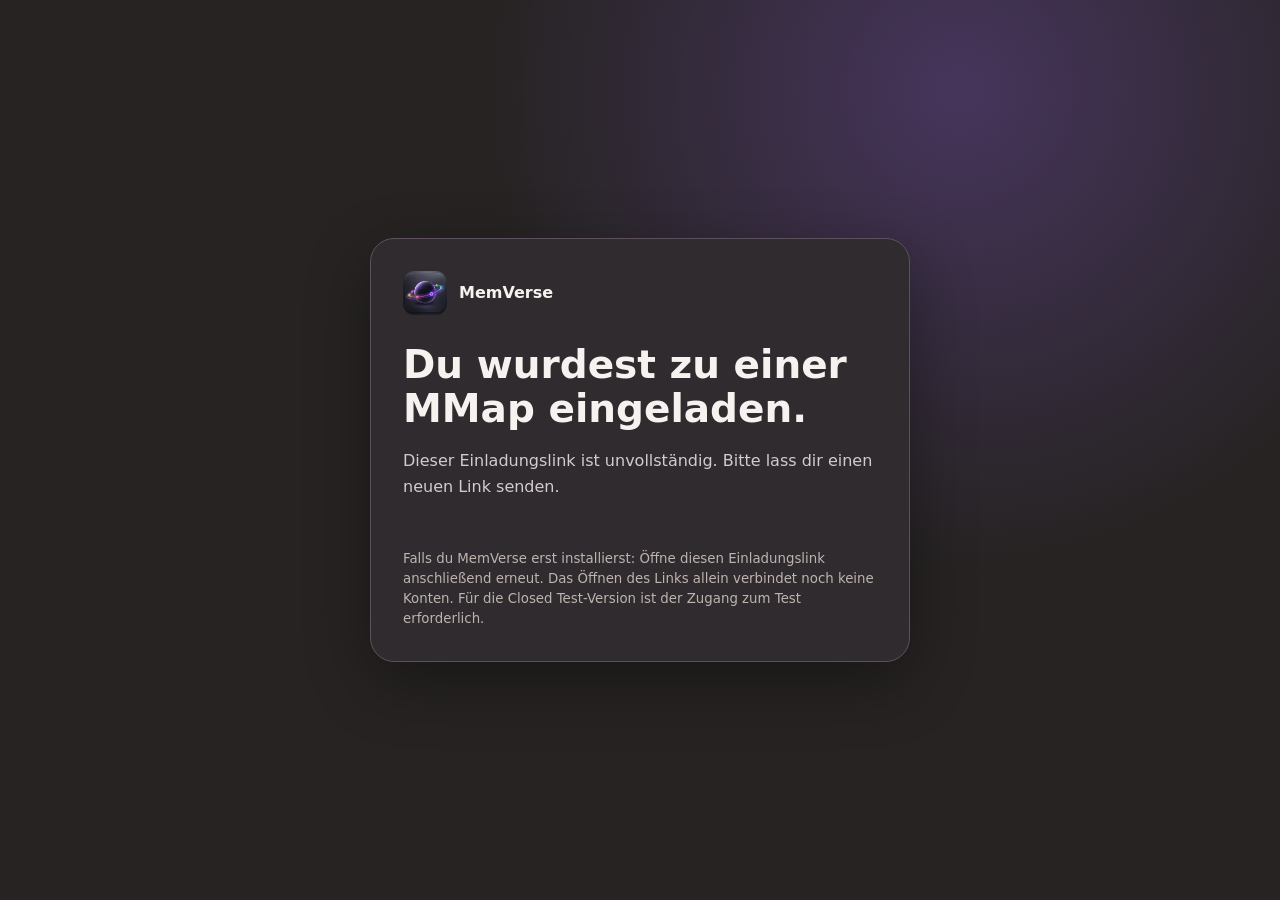
<file: invite/index.html>
<!doctype html>
<html lang="de">
<head>
  <meta charset="utf-8">
  <meta name="viewport" content="width=device-width, initial-scale=1">
  <meta name="referrer" content="no-referrer">
  <title>MemVerse-Einladung</title>
  <meta name="description" content="Öffne eine persönliche Einladung zu einer geteilten MemVerse MMap.">
  <link rel="icon" href="../assets/memverse-app-icon.png">
  <style>
    :root{color-scheme:dark;font-family:Inter,ui-sans-serif,system-ui,sans-serif;background:#262322;color:#f5f2f0}
    *{box-sizing:border-box}body{margin:0;min-height:100vh;display:grid;place-items:center;padding:24px;background:radial-gradient(circle at 75% 10%,#46355c 0,transparent 30rem),#262322}
    main{width:min(100%,540px);padding:32px;border:1px solid #5c505c;border-radius:24px;background:#302b2e;box-shadow:0 20px 65px #0005}
    .brand{display:flex;align-items:center;gap:12px;font-weight:750}.brand img{width:44px;height:44px;border-radius:11px}
    h1{font-size:clamp(28px,6vw,39px);line-height:1.15;margin:28px 0 14px}p{line-height:1.6;color:#d4cbd2}
    .actions{display:grid;gap:12px;margin-top:26px}a.button{display:block;text-align:center;text-decoration:none;padding:14px 18px;border-radius:14px;font-weight:700;color:#241b2b;background:#aa85fb}
    a.secondary{color:#f5f2f0;background:transparent;border:1px solid #9277ae}a[hidden],p[hidden]{display:none}
    small{display:block;margin-top:24px;color:#bdb4b0;line-height:1.5}
  </style>
</head>
<body>
  <main>
    <div class="brand"><img src="../assets/memverse-app-icon.png" alt=""><span>MemVerse</span></div>
    <h1>Du wurdest zu einer MMap eingeladen.</h1>
    <p id="intro">Öffne MemVerse und melde dich mit deinem eigenen Konto an. Danach kannst du die Einladung ausdrücklich annehmen oder ablehnen. Private Erinnerungen bleiben lokal.</p>
    <p id="invalid" hidden>Dieser Einladungslink ist unvollständig. Bitte lass dir einen neuen Link senden.</p>
    <div class="actions">
      <a id="open-app" class="button" href="#" hidden>In MemVerse öffnen</a>
      <a id="install-app" class="button secondary" href="#" rel="noreferrer noopener" hidden>MemVerse über Google Play installieren</a>
    </div>
    <small>Falls du MemVerse erst installierst: Öffne diesen Einladungslink anschließend erneut. Das Öffnen des Links allein verbindet noch keine Konten. Für die Closed Test-Version ist der Zugang zum Test erforderlich.</small>
  </main>
  <script>
    (() => {
      const token = new URL(location.href).searchParams.get('token');
      if (!token || !/^[A-Za-z0-9_-]{32,128}$/.test(token)) {
        document.getElementById('intro').hidden = true;
        document.getElementById('invalid').hidden = false;
        return;
      }
      const open = document.getElementById('open-app');
      open.href = `memverse://invite?token=${token}`;
      open.hidden = false;
      const install = document.getElementById('install-app');
      install.href = `https://play.google.com/store/apps/details?id=com.phos.app&referrer=${encodeURIComponent(`memverse_invite=${token}`)}`;
      install.hidden = false;
    })();
  </script>
</body>
</html>
</file>
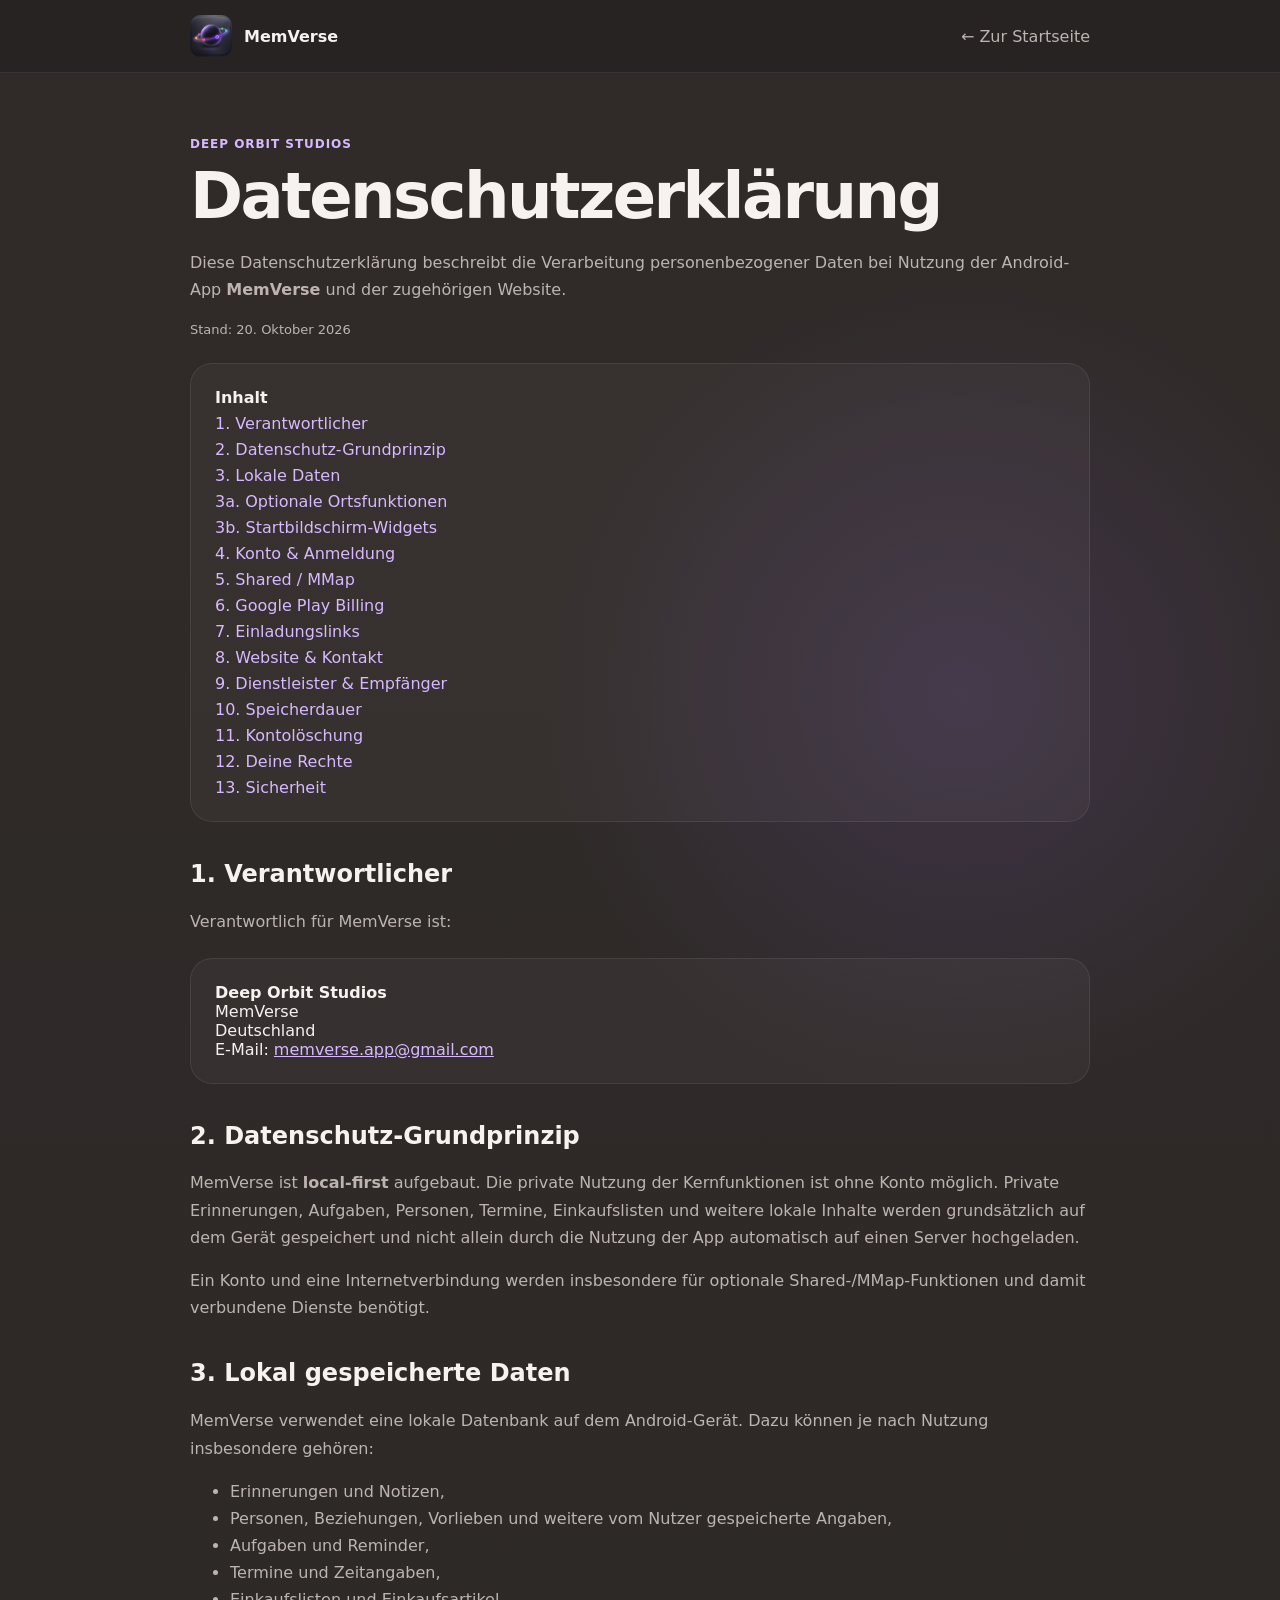
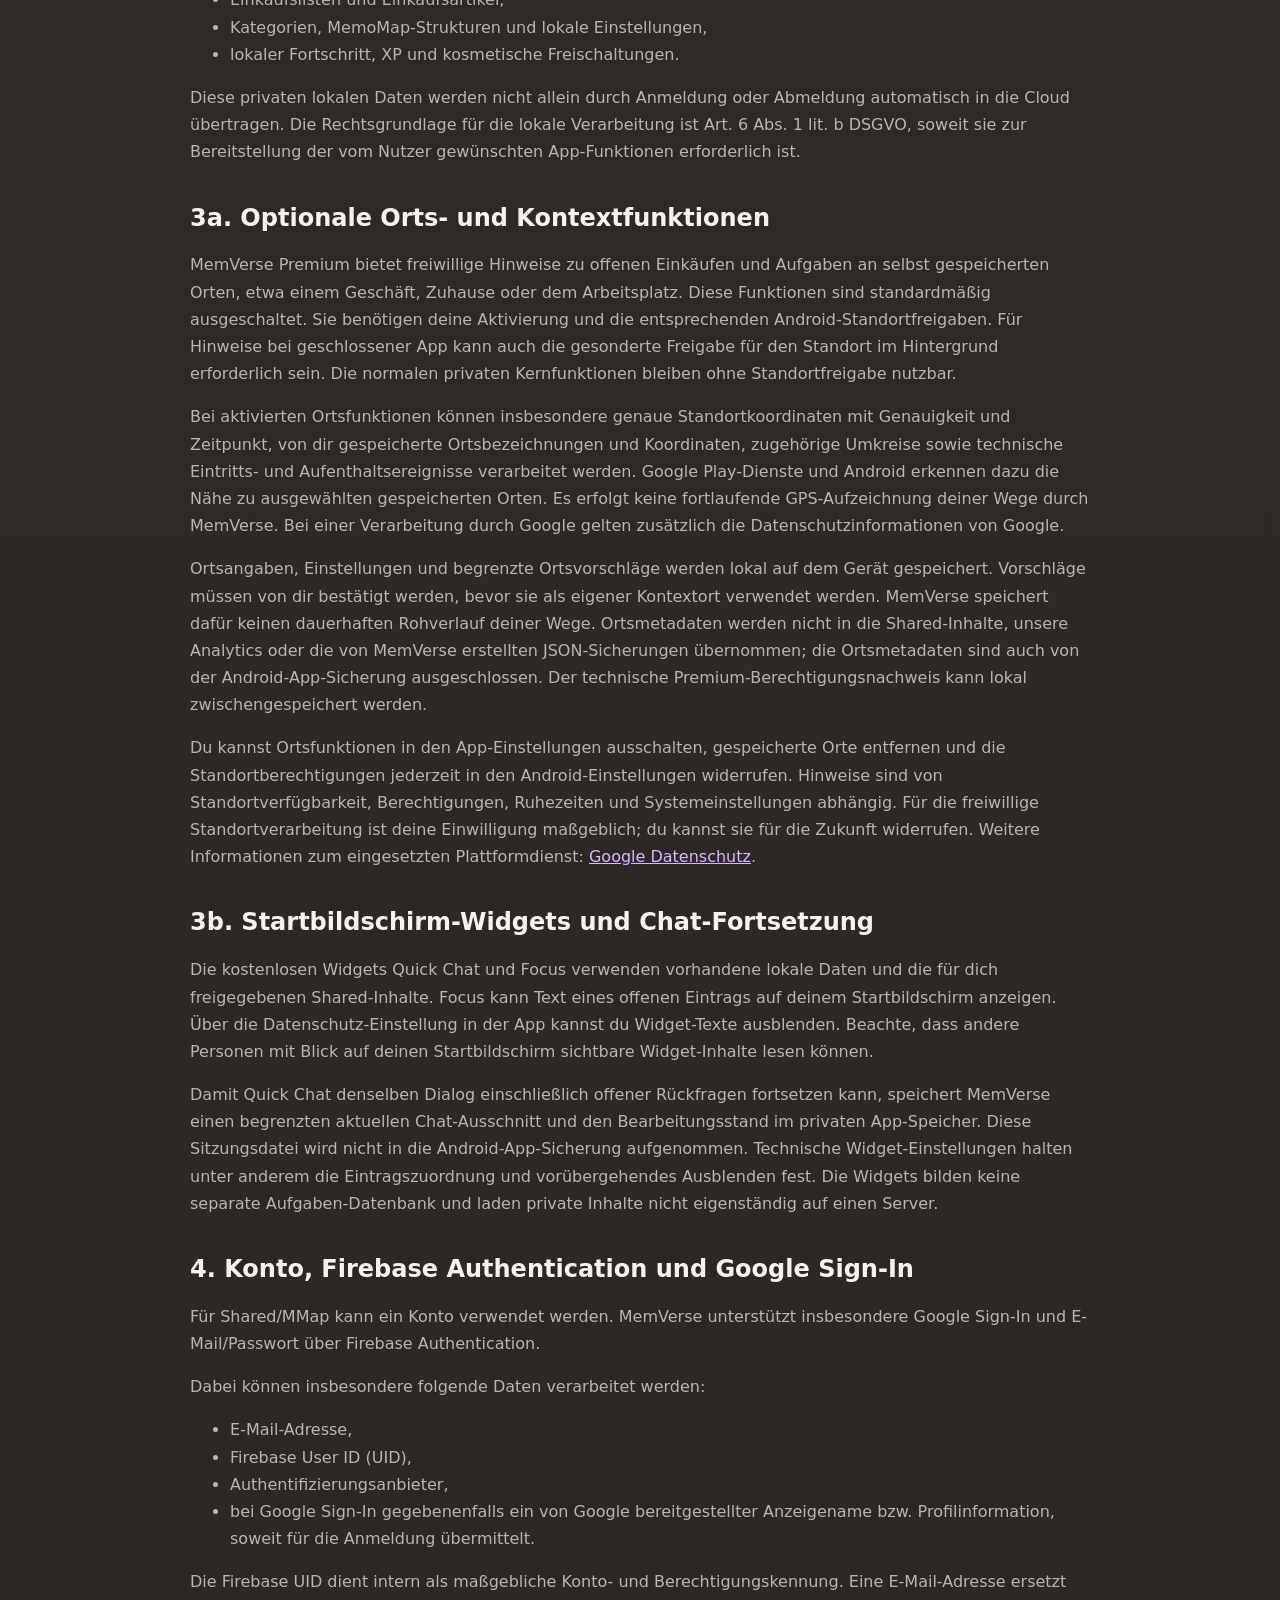
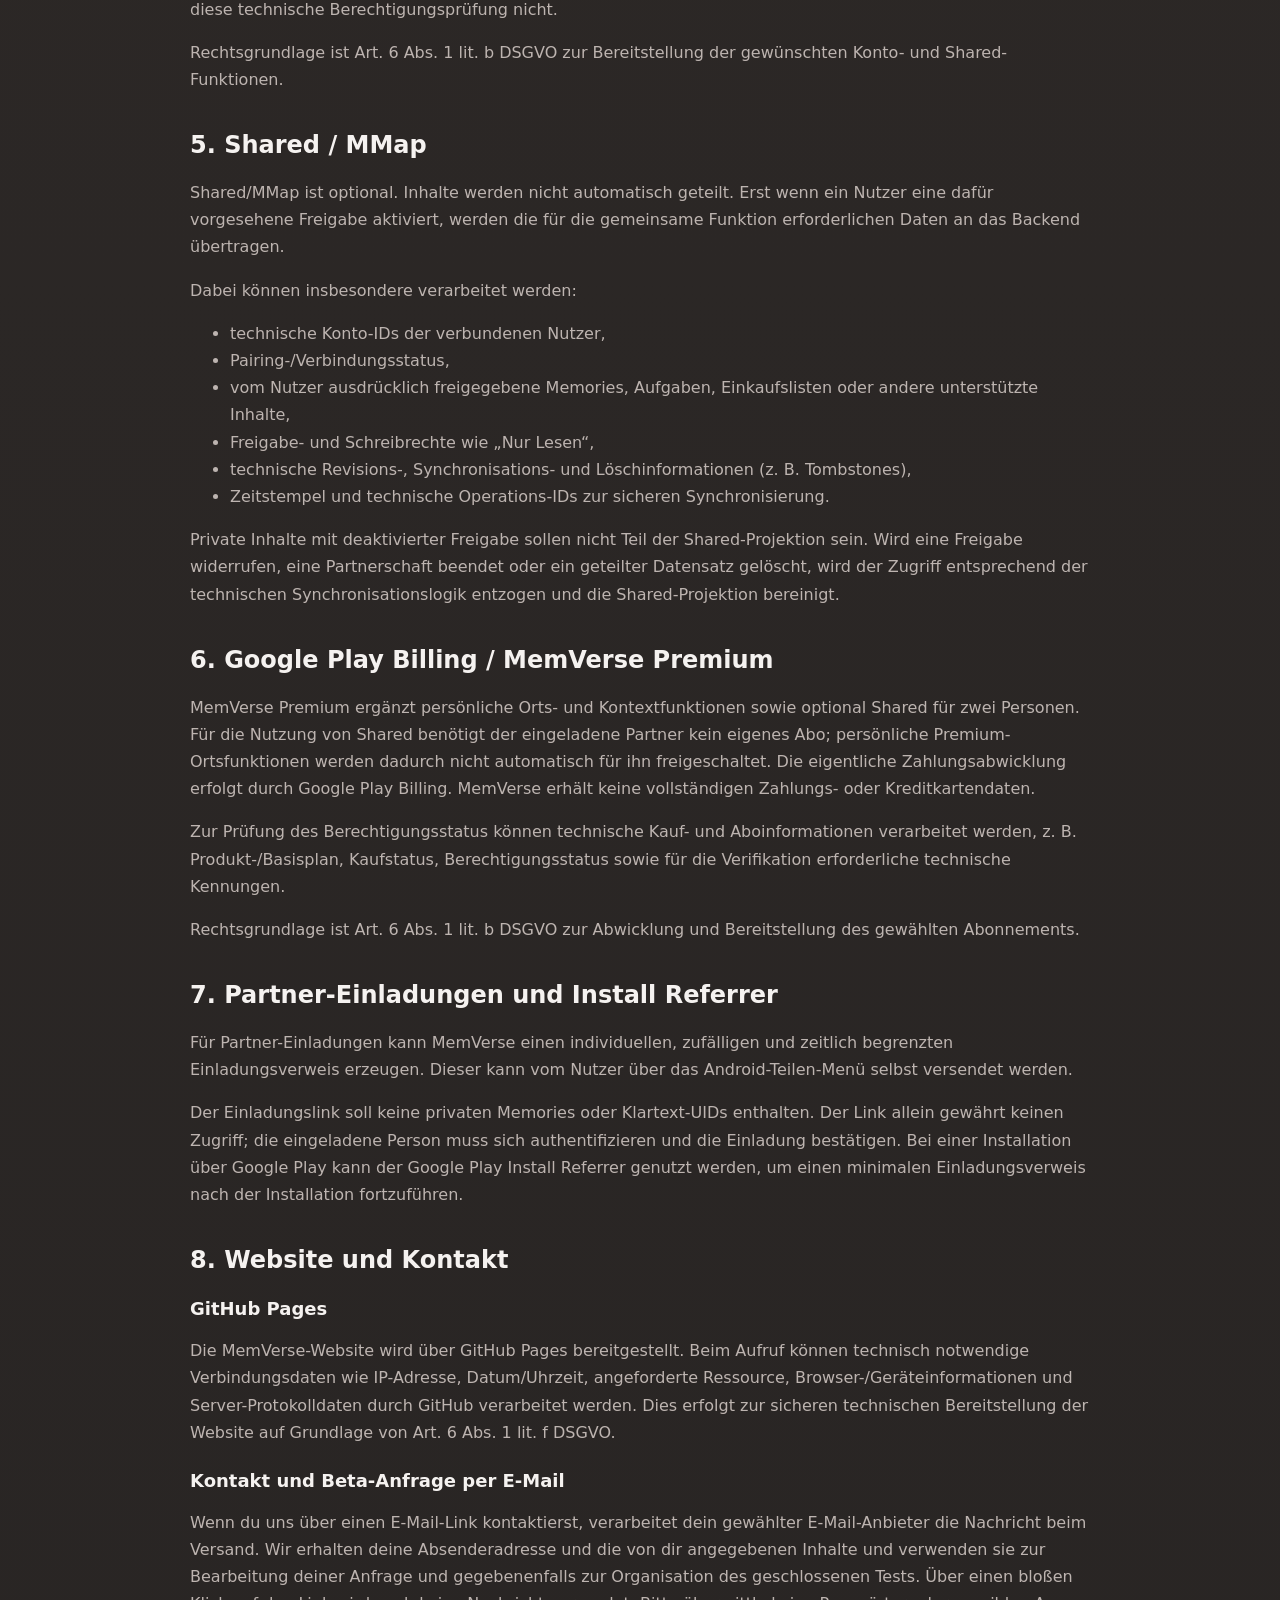
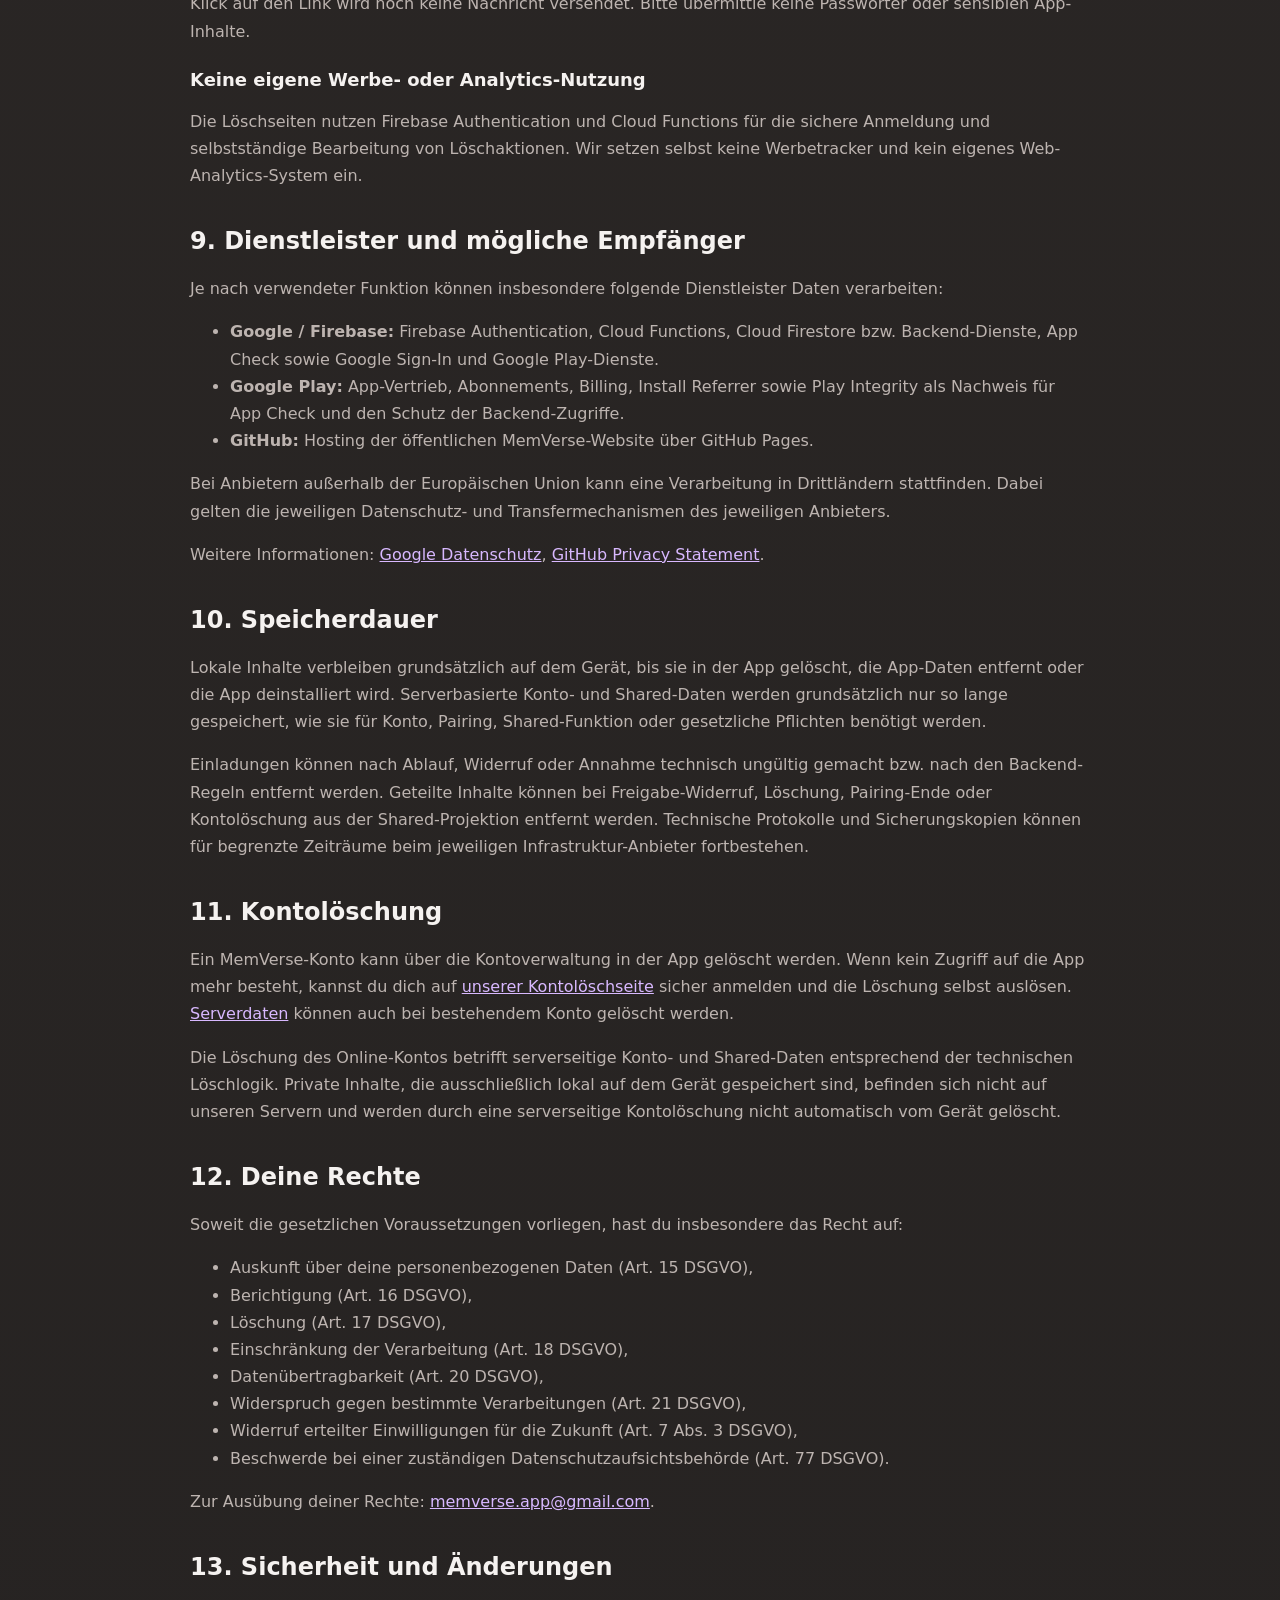
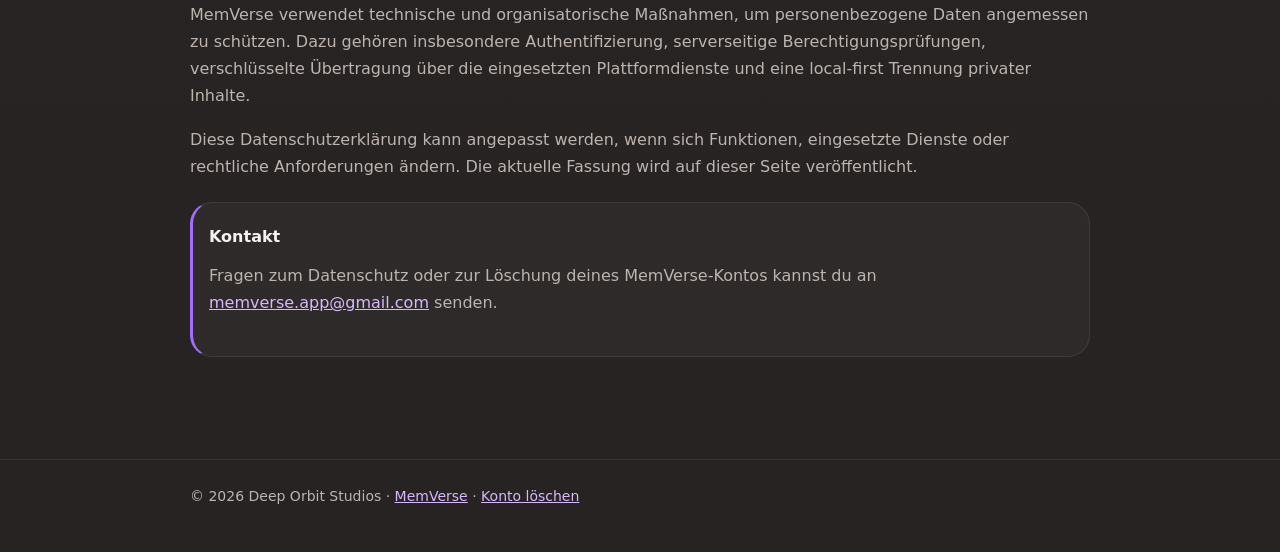
<file: privacy/index.html>
<!doctype html>
<html lang="de">
<head>
  <meta charset="utf-8">
  <meta name="viewport" content="width=device-width, initial-scale=1">
  <title>Datenschutz — MemVerse</title>
  <meta name="description" content="Datenschutzerklärung für die MemVerse App und die MemVerse Website von Deep Orbit Studios.">
  <link rel="canonical" href="https://bedtimebeats2000-sketch.github.io/memverse-website/privacy.html">
  <meta name="theme-color" content="#2B2828">
  <link rel="icon" type="image/png" href="../assets/memverse-icon-96.png">
  <style>
    :root{--bg:#262322;--bg2:#302b29;--surface:#332e2b;--text:#f5f2f0;--muted:#bdb4b0;--violet:#a46cff;--violet2:#d8b8ff;--line:rgba(255,255,255,.08)}
    *{box-sizing:border-box} body{margin:0;font-family:Inter,ui-sans-serif,system-ui,-apple-system,BlinkMacSystemFont,"Segoe UI",sans-serif;background:radial-gradient(circle at 75% 10%,rgba(164,108,255,.14),transparent 26rem),linear-gradient(180deg,var(--bg2),var(--bg));color:var(--text);min-height:100vh}
    a{color:var(--violet2)} .wrap{width:min(900px,calc(100% - 32px));margin:auto}
    header{position:sticky;top:0;background:rgba(38,35,34,.88);backdrop-filter:blur(18px);border-bottom:1px solid var(--line);z-index:5}
    nav{height:72px;display:flex;align-items:center;justify-content:space-between;gap:16px}
    .brand{display:flex;align-items:center;gap:12px;color:var(--text);text-decoration:none;font-weight:750}.brand img{width:42px;height:42px;border-radius:10px}
    .back{color:var(--muted);text-decoration:none}.back:hover{color:var(--text)}
    main{padding:64px 0 80px} h1{font-size:clamp(38px,6vw,64px);letter-spacing:-.04em;margin:8px 0 16px}
    h2{margin-top:38px;font-size:24px} h3{margin-top:24px;font-size:18px}.eyebrow{color:var(--violet2);font-size:12px;font-weight:750;letter-spacing:.08em;text-transform:uppercase}
    p,li{color:var(--muted);line-height:1.7}.card{background:rgba(255,255,255,.035);border:1px solid var(--line);border-radius:22px;padding:24px;margin:22px 0}
    .note{border-left:3px solid var(--violet);padding-left:16px}.small{font-size:13px}.toc{display:grid;gap:7px}.toc a{text-decoration:none}
    footer{border-top:1px solid var(--line);padding:28px 0 48px;color:var(--muted);font-size:14px}
  </style>
</head>
<body>
<header><div class="wrap"><nav><a class="brand" href="../"><img src="../assets/memverse-icon-96.png" width="42" height="42" alt="MemVerse App Icon"><span>MemVerse</span></a><a class="back" href="../">← Zur Startseite</a></nav></div></header>
<main class="wrap">
  <div class="eyebrow">Deep Orbit Studios</div>
  <h1>Datenschutzerklärung</h1>
  <p>Diese Datenschutzerklärung beschreibt die Verarbeitung personenbezogener Daten bei Nutzung der Android-App <strong>MemVerse</strong> und der zugehörigen Website.</p>
  <p class="small">Stand: 20. Oktober 2026</p>

  <div class="card toc">
    <strong>Inhalt</strong>
    <a href="#verantwortlich">1. Verantwortlicher</a>
    <a href="#grundprinzip">2. Datenschutz-Grundprinzip</a>
    <a href="#lokal">3. Lokale Daten</a>
    <a href="#standort">3a. Optionale Ortsfunktionen</a>
    <a href="#widgets">3b. Startbildschirm-Widgets</a>
    <a href="#konto">4. Konto & Anmeldung</a>
    <a href="#shared">5. Shared / MMap</a>
    <a href="#billing">6. Google Play Billing</a>
    <a href="#invite">7. Einladungslinks</a>
    <a href="#website">8. Website & Kontakt</a>
    <a href="#empfaenger">9. Dienstleister & Empfänger</a>
    <a href="#speicher">10. Speicherdauer</a>
    <a href="#loeschung">11. Kontolöschung</a>
    <a href="#rechte">12. Deine Rechte</a>
    <a href="#sicherheit">13. Sicherheit</a>
  </div>

  <h2 id="verantwortlich">1. Verantwortlicher</h2>
  <p>Verantwortlich für MemVerse ist:</p>
  <div class="card">
    <strong>Deep Orbit Studios</strong><br>
    MemVerse<br>
    Deutschland<br>
    E-Mail: <a href="mailto:memverse.app@gmail.com">memverse.app@gmail.com</a>
  </div>

  <h2 id="grundprinzip">2. Datenschutz-Grundprinzip</h2>
  <p>MemVerse ist <strong>local-first</strong> aufgebaut. Die private Nutzung der Kernfunktionen ist ohne Konto möglich. Private Erinnerungen, Aufgaben, Personen, Termine, Einkaufslisten und weitere lokale Inhalte werden grundsätzlich auf dem Gerät gespeichert und nicht allein durch die Nutzung der App automatisch auf einen Server hochgeladen.</p>
  <p>Ein Konto und eine Internetverbindung werden insbesondere für optionale Shared-/MMap-Funktionen und damit verbundene Dienste benötigt.</p>

  <h2 id="lokal">3. Lokal gespeicherte Daten</h2>
  <p>MemVerse verwendet eine lokale Datenbank auf dem Android-Gerät. Dazu können je nach Nutzung insbesondere gehören:</p>
  <ul>
    <li>Erinnerungen und Notizen,</li>
    <li>Personen, Beziehungen, Vorlieben und weitere vom Nutzer gespeicherte Angaben,</li>
    <li>Aufgaben und Reminder,</li>
    <li>Termine und Zeitangaben,</li>
    <li>Einkaufslisten und Einkaufsartikel,</li>
    <li>Kategorien, MemoMap-Strukturen und lokale Einstellungen,</li>
    <li>lokaler Fortschritt, XP und kosmetische Freischaltungen.</li>
  </ul>
  <p>Diese privaten lokalen Daten werden nicht allein durch Anmeldung oder Abmeldung automatisch in die Cloud übertragen. Die Rechtsgrundlage für die lokale Verarbeitung ist Art. 6 Abs. 1 lit. b DSGVO, soweit sie zur Bereitstellung der vom Nutzer gewünschten App-Funktionen erforderlich ist.</p>

  <h2 id="standort">3a. Optionale Orts- und Kontextfunktionen</h2>
  <p>MemVerse Premium bietet freiwillige Hinweise zu offenen Einkäufen und Aufgaben an selbst gespeicherten Orten, etwa einem Geschäft, Zuhause oder dem Arbeitsplatz. Diese Funktionen sind standardmäßig ausgeschaltet. Sie benötigen deine Aktivierung und die entsprechenden Android-Standortfreigaben. Für Hinweise bei geschlossener App kann auch die gesonderte Freigabe für den Standort im Hintergrund erforderlich sein. Die normalen privaten Kernfunktionen bleiben ohne Standortfreigabe nutzbar.</p>
  <p>Bei aktivierten Ortsfunktionen können insbesondere genaue Standortkoordinaten mit Genauigkeit und Zeitpunkt, von dir gespeicherte Ortsbezeichnungen und Koordinaten, zugehörige Umkreise sowie technische Eintritts- und Aufenthaltsereignisse verarbeitet werden. Google Play-Dienste und Android erkennen dazu die Nähe zu ausgewählten gespeicherten Orten. Es erfolgt keine fortlaufende GPS-Aufzeichnung deiner Wege durch MemVerse. Bei einer Verarbeitung durch Google gelten zusätzlich die Datenschutzinformationen von Google.</p>
  <p>Ortsangaben, Einstellungen und begrenzte Ortsvorschläge werden lokal auf dem Gerät gespeichert. Vorschläge müssen von dir bestätigt werden, bevor sie als eigener Kontextort verwendet werden. MemVerse speichert dafür keinen dauerhaften Rohverlauf deiner Wege. Ortsmetadaten werden nicht in die Shared-Inhalte, unsere Analytics oder die von MemVerse erstellten JSON-Sicherungen übernommen; die Ortsmetadaten sind auch von der Android-App-Sicherung ausgeschlossen. Der technische Premium-Berechtigungsnachweis kann lokal zwischengespeichert werden.</p>
  <p>Du kannst Ortsfunktionen in den App-Einstellungen ausschalten, gespeicherte Orte entfernen und die Standortberechtigungen jederzeit in den Android-Einstellungen widerrufen. Hinweise sind von Standortverfügbarkeit, Berechtigungen, Ruhezeiten und Systemeinstellungen abhängig. Für die freiwillige Standortverarbeitung ist deine Einwilligung maßgeblich; du kannst sie für die Zukunft widerrufen. Weitere Informationen zum eingesetzten Plattformdienst: <a href="https://policies.google.com/privacy" rel="noopener">Google Datenschutz</a>.</p>

  <h2 id="widgets">3b. Startbildschirm-Widgets und Chat-Fortsetzung</h2>
  <p>Die kostenlosen Widgets Quick Chat und Focus verwenden vorhandene lokale Daten und die für dich freigegebenen Shared-Inhalte. Focus kann Text eines offenen Eintrags auf deinem Startbildschirm anzeigen. Über die Datenschutz-Einstellung in der App kannst du Widget-Texte ausblenden. Beachte, dass andere Personen mit Blick auf deinen Startbildschirm sichtbare Widget-Inhalte lesen können.</p>
  <p>Damit Quick Chat denselben Dialog einschließlich offener Rückfragen fortsetzen kann, speichert MemVerse einen begrenzten aktuellen Chat-Ausschnitt und den Bearbeitungsstand im privaten App-Speicher. Diese Sitzungsdatei wird nicht in die Android-App-Sicherung aufgenommen. Technische Widget-Einstellungen halten unter anderem die Eintragszuordnung und vorübergehendes Ausblenden fest. Die Widgets bilden keine separate Aufgaben-Datenbank und laden private Inhalte nicht eigenständig auf einen Server.</p>

  <h2 id="konto">4. Konto, Firebase Authentication und Google Sign-In</h2>
  <p>Für Shared/MMap kann ein Konto verwendet werden. MemVerse unterstützt insbesondere Google Sign-In und E-Mail/Passwort über Firebase Authentication.</p>
  <p>Dabei können insbesondere folgende Daten verarbeitet werden:</p>
  <ul>
    <li>E-Mail-Adresse,</li>
    <li>Firebase User ID (UID),</li>
    <li>Authentifizierungsanbieter,</li>
    <li>bei Google Sign-In gegebenenfalls ein von Google bereitgestellter Anzeigename bzw. Profilinformation, soweit für die Anmeldung übermittelt.</li>
  </ul>
  <p>Die Firebase UID dient intern als maßgebliche Konto- und Berechtigungskennung. Eine E-Mail-Adresse ersetzt diese technische Berechtigungsprüfung nicht.</p>
  <p>Rechtsgrundlage ist Art. 6 Abs. 1 lit. b DSGVO zur Bereitstellung der gewünschten Konto- und Shared-Funktionen.</p>

  <h2 id="shared">5. Shared / MMap</h2>
  <p>Shared/MMap ist optional. Inhalte werden nicht automatisch geteilt. Erst wenn ein Nutzer eine dafür vorgesehene Freigabe aktiviert, werden die für die gemeinsame Funktion erforderlichen Daten an das Backend übertragen.</p>
  <p>Dabei können insbesondere verarbeitet werden:</p>
  <ul>
    <li>technische Konto-IDs der verbundenen Nutzer,</li>
    <li>Pairing-/Verbindungsstatus,</li>
    <li>vom Nutzer ausdrücklich freigegebene Memories, Aufgaben, Einkaufslisten oder andere unterstützte Inhalte,</li>
    <li>Freigabe- und Schreibrechte wie „Nur Lesen“,</li>
    <li>technische Revisions-, Synchronisations- und Löschinformationen (z. B. Tombstones),</li>
    <li>Zeitstempel und technische Operations-IDs zur sicheren Synchronisierung.</li>
  </ul>
  <p>Private Inhalte mit deaktivierter Freigabe sollen nicht Teil der Shared-Projektion sein. Wird eine Freigabe widerrufen, eine Partnerschaft beendet oder ein geteilter Datensatz gelöscht, wird der Zugriff entsprechend der technischen Synchronisationslogik entzogen und die Shared-Projektion bereinigt.</p>

  <h2 id="billing">6. Google Play Billing / MemVerse Premium</h2>
  <p>MemVerse Premium ergänzt persönliche Orts- und Kontextfunktionen sowie optional Shared für zwei Personen. Für die Nutzung von Shared benötigt der eingeladene Partner kein eigenes Abo; persönliche Premium-Ortsfunktionen werden dadurch nicht automatisch für ihn freigeschaltet. Die eigentliche Zahlungsabwicklung erfolgt durch Google Play Billing. MemVerse erhält keine vollständigen Zahlungs- oder Kreditkartendaten.</p>
  <p>Zur Prüfung des Berechtigungsstatus können technische Kauf- und Aboinformationen verarbeitet werden, z. B. Produkt-/Basisplan, Kaufstatus, Berechtigungsstatus sowie für die Verifikation erforderliche technische Kennungen.</p>
  <p>Rechtsgrundlage ist Art. 6 Abs. 1 lit. b DSGVO zur Abwicklung und Bereitstellung des gewählten Abonnements.</p>

  <h2 id="invite">7. Partner-Einladungen und Install Referrer</h2>
  <p>Für Partner-Einladungen kann MemVerse einen individuellen, zufälligen und zeitlich begrenzten Einladungsverweis erzeugen. Dieser kann vom Nutzer über das Android-Teilen-Menü selbst versendet werden.</p>
  <p>Der Einladungslink soll keine privaten Memories oder Klartext-UIDs enthalten. Der Link allein gewährt keinen Zugriff; die eingeladene Person muss sich authentifizieren und die Einladung bestätigen. Bei einer Installation über Google Play kann der Google Play Install Referrer genutzt werden, um einen minimalen Einladungsverweis nach der Installation fortzuführen.</p>

  <h2 id="website">8. Website und Kontakt</h2>
  <h3>GitHub Pages</h3>
  <p>Die MemVerse-Website wird über GitHub Pages bereitgestellt. Beim Aufruf können technisch notwendige Verbindungsdaten wie IP-Adresse, Datum/Uhrzeit, angeforderte Ressource, Browser-/Geräteinformationen und Server-Protokolldaten durch GitHub verarbeitet werden. Dies erfolgt zur sicheren technischen Bereitstellung der Website auf Grundlage von Art. 6 Abs. 1 lit. f DSGVO.</p>
  <h3>Kontakt und Beta-Anfrage per E-Mail</h3>
  <p>Wenn du uns über einen E-Mail-Link kontaktierst, verarbeitet dein gewählter E-Mail-Anbieter die Nachricht beim Versand. Wir erhalten deine Absenderadresse und die von dir angegebenen Inhalte und verwenden sie zur Bearbeitung deiner Anfrage und gegebenenfalls zur Organisation des geschlossenen Tests. Über einen bloßen Klick auf den Link wird noch keine Nachricht versendet. Bitte übermittle keine Passwörter oder sensiblen App-Inhalte.</p>
  <h3>Keine eigene Werbe- oder Analytics-Nutzung</h3>
  <p>Die Löschseiten nutzen Firebase Authentication und Cloud Functions für die sichere Anmeldung und selbstständige Bearbeitung von Löschaktionen. Wir setzen selbst keine Werbetracker und kein eigenes Web-Analytics-System ein.</p>

  <h2 id="empfaenger">9. Dienstleister und mögliche Empfänger</h2>
  <p>Je nach verwendeter Funktion können insbesondere folgende Dienstleister Daten verarbeiten:</p>
  <ul>
    <li><strong>Google / Firebase:</strong> Firebase Authentication, Cloud Functions, Cloud Firestore bzw. Backend-Dienste, App Check sowie Google Sign-In und Google Play-Dienste.</li>
    <li><strong>Google Play:</strong> App-Vertrieb, Abonnements, Billing, Install Referrer sowie Play Integrity als Nachweis für App Check und den Schutz der Backend-Zugriffe.</li>
    <li><strong>GitHub:</strong> Hosting der öffentlichen MemVerse-Website über GitHub Pages.</li>
  </ul>
  <p>Bei Anbietern außerhalb der Europäischen Union kann eine Verarbeitung in Drittländern stattfinden. Dabei gelten die jeweiligen Datenschutz- und Transfermechanismen des jeweiligen Anbieters.</p>
  <p>Weitere Informationen: <a href="https://policies.google.com/privacy" rel="noopener">Google Datenschutz</a>, <a href="https://docs.github.com/en/site-policy/privacy-policies/github-general-privacy-statement" rel="noopener">GitHub Privacy Statement</a>.</p>

  <h2 id="speicher">10. Speicherdauer</h2>
  <p>Lokale Inhalte verbleiben grundsätzlich auf dem Gerät, bis sie in der App gelöscht, die App-Daten entfernt oder die App deinstalliert wird. Serverbasierte Konto- und Shared-Daten werden grundsätzlich nur so lange gespeichert, wie sie für Konto, Pairing, Shared-Funktion oder gesetzliche Pflichten benötigt werden.</p>
  <p>Einladungen können nach Ablauf, Widerruf oder Annahme technisch ungültig gemacht bzw. nach den Backend-Regeln entfernt werden. Geteilte Inhalte können bei Freigabe-Widerruf, Löschung, Pairing-Ende oder Kontolöschung aus der Shared-Projektion entfernt werden. Technische Protokolle und Sicherungskopien können für begrenzte Zeiträume beim jeweiligen Infrastruktur-Anbieter fortbestehen.</p>

  <h2 id="loeschung">11. Kontolöschung</h2>
  <p>Ein MemVerse-Konto kann über die Kontoverwaltung in der App gelöscht werden. Wenn kein Zugriff auf die App mehr besteht, kannst du dich auf <a href="../delete-account.html">unserer Kontolöschseite</a> sicher anmelden und die Löschung selbst auslösen. <a href="../data-deletion.html">Serverdaten</a> können auch bei bestehendem Konto gelöscht werden.</p>
  <p>Die Löschung des Online-Kontos betrifft serverseitige Konto- und Shared-Daten entsprechend der technischen Löschlogik. Private Inhalte, die ausschließlich lokal auf dem Gerät gespeichert sind, befinden sich nicht auf unseren Servern und werden durch eine serverseitige Kontolöschung nicht automatisch vom Gerät gelöscht.</p>

  <h2 id="rechte">12. Deine Rechte</h2>
  <p>Soweit die gesetzlichen Voraussetzungen vorliegen, hast du insbesondere das Recht auf:</p>
  <ul>
    <li>Auskunft über deine personenbezogenen Daten (Art. 15 DSGVO),</li>
    <li>Berichtigung (Art. 16 DSGVO),</li>
    <li>Löschung (Art. 17 DSGVO),</li>
    <li>Einschränkung der Verarbeitung (Art. 18 DSGVO),</li>
    <li>Datenübertragbarkeit (Art. 20 DSGVO),</li>
    <li>Widerspruch gegen bestimmte Verarbeitungen (Art. 21 DSGVO),</li>
    <li>Widerruf erteilter Einwilligungen für die Zukunft (Art. 7 Abs. 3 DSGVO),</li>
    <li>Beschwerde bei einer zuständigen Datenschutzaufsichtsbehörde (Art. 77 DSGVO).</li>
  </ul>
  <p>Zur Ausübung deiner Rechte: <a href="mailto:memverse.app@gmail.com">memverse.app@gmail.com</a>.</p>

  <h2 id="sicherheit">13. Sicherheit und Änderungen</h2>
  <p>MemVerse verwendet technische und organisatorische Maßnahmen, um personenbezogene Daten angemessen zu schützen. Dazu gehören insbesondere Authentifizierung, serverseitige Berechtigungsprüfungen, verschlüsselte Übertragung über die eingesetzten Plattformdienste und eine local-first Trennung privater Inhalte.</p>
  <p>Diese Datenschutzerklärung kann angepasst werden, wenn sich Funktionen, eingesetzte Dienste oder rechtliche Anforderungen ändern. Die aktuelle Fassung wird auf dieser Seite veröffentlicht.</p>

  <div class="card note">
    <strong>Kontakt</strong>
    <p>Fragen zum Datenschutz oder zur Löschung deines MemVerse-Kontos kannst du an <a href="mailto:memverse.app@gmail.com">memverse.app@gmail.com</a> senden.</p>
  </div>
</main>
<footer><div class="wrap">© 2026 Deep Orbit Studios · <a href="../">MemVerse</a> · <a href="../delete-account.html">Konto löschen</a></div></footer>
</body>
</html>
</file>
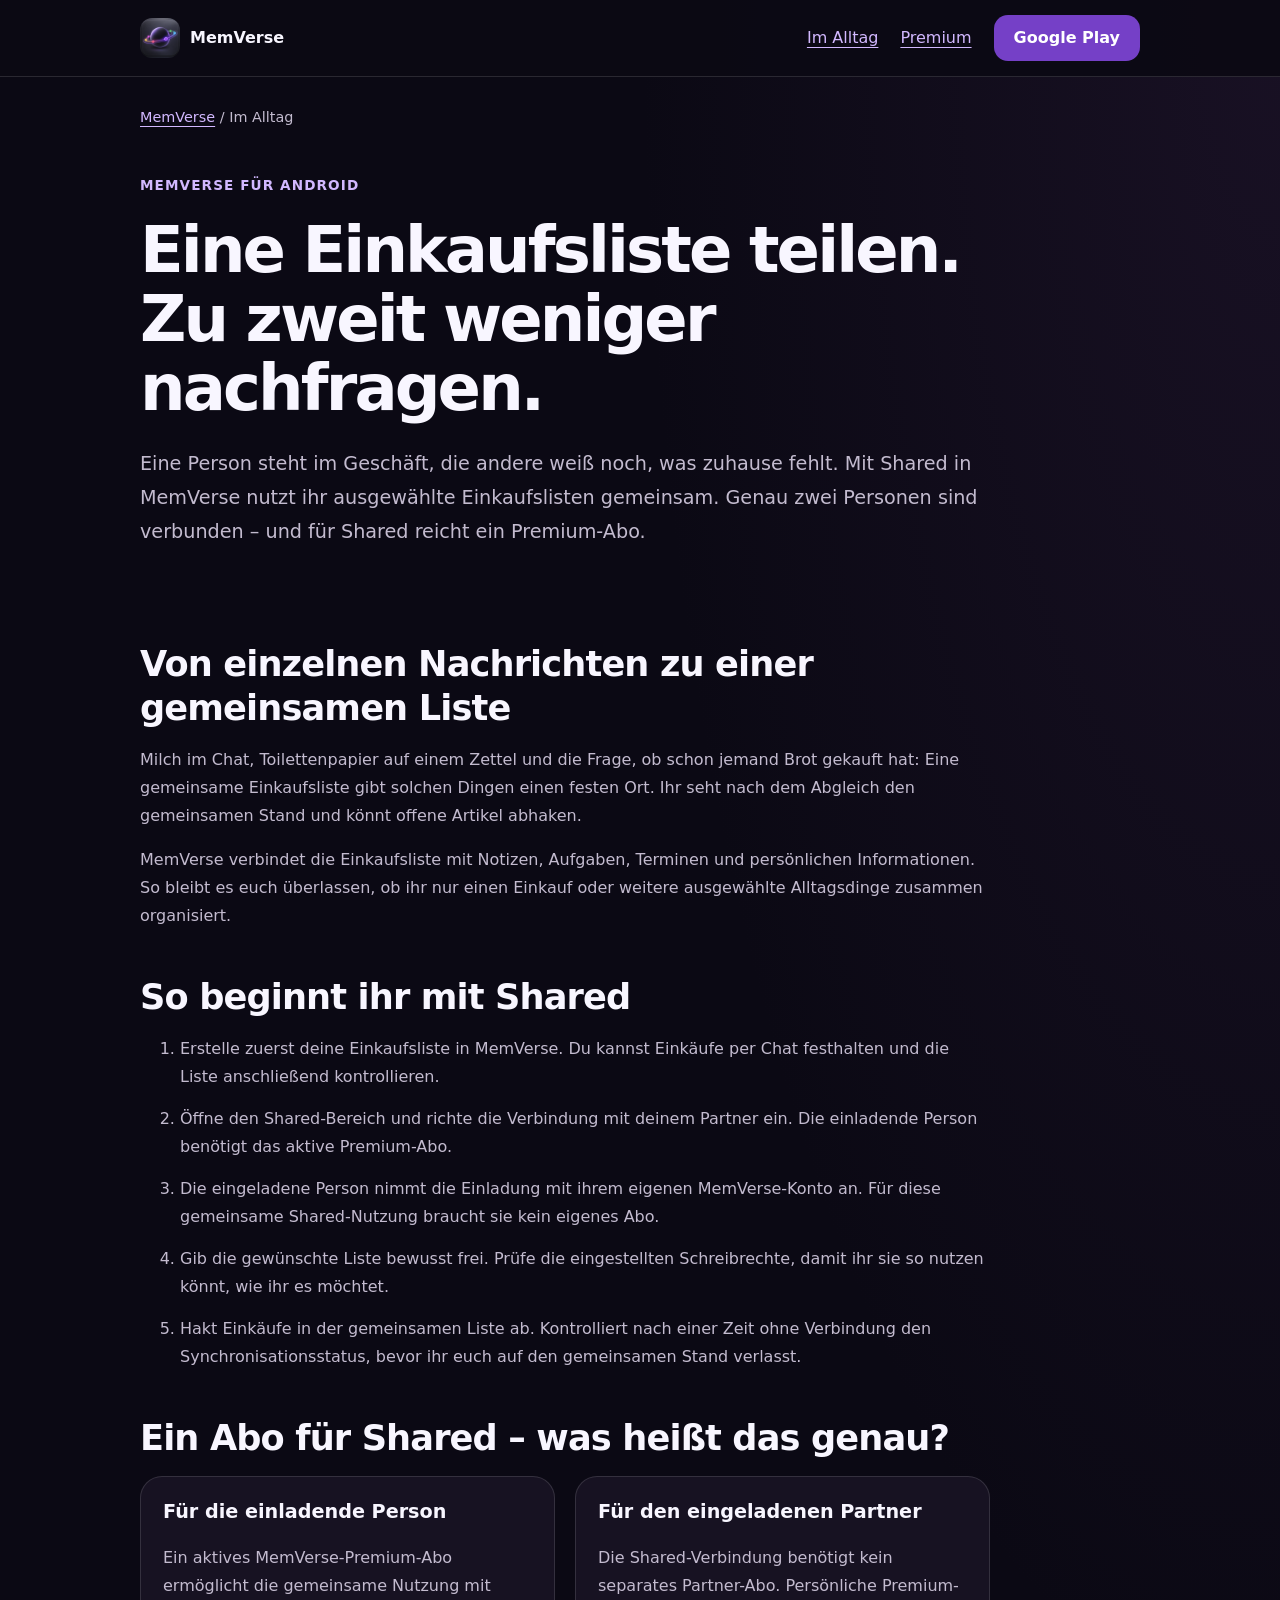
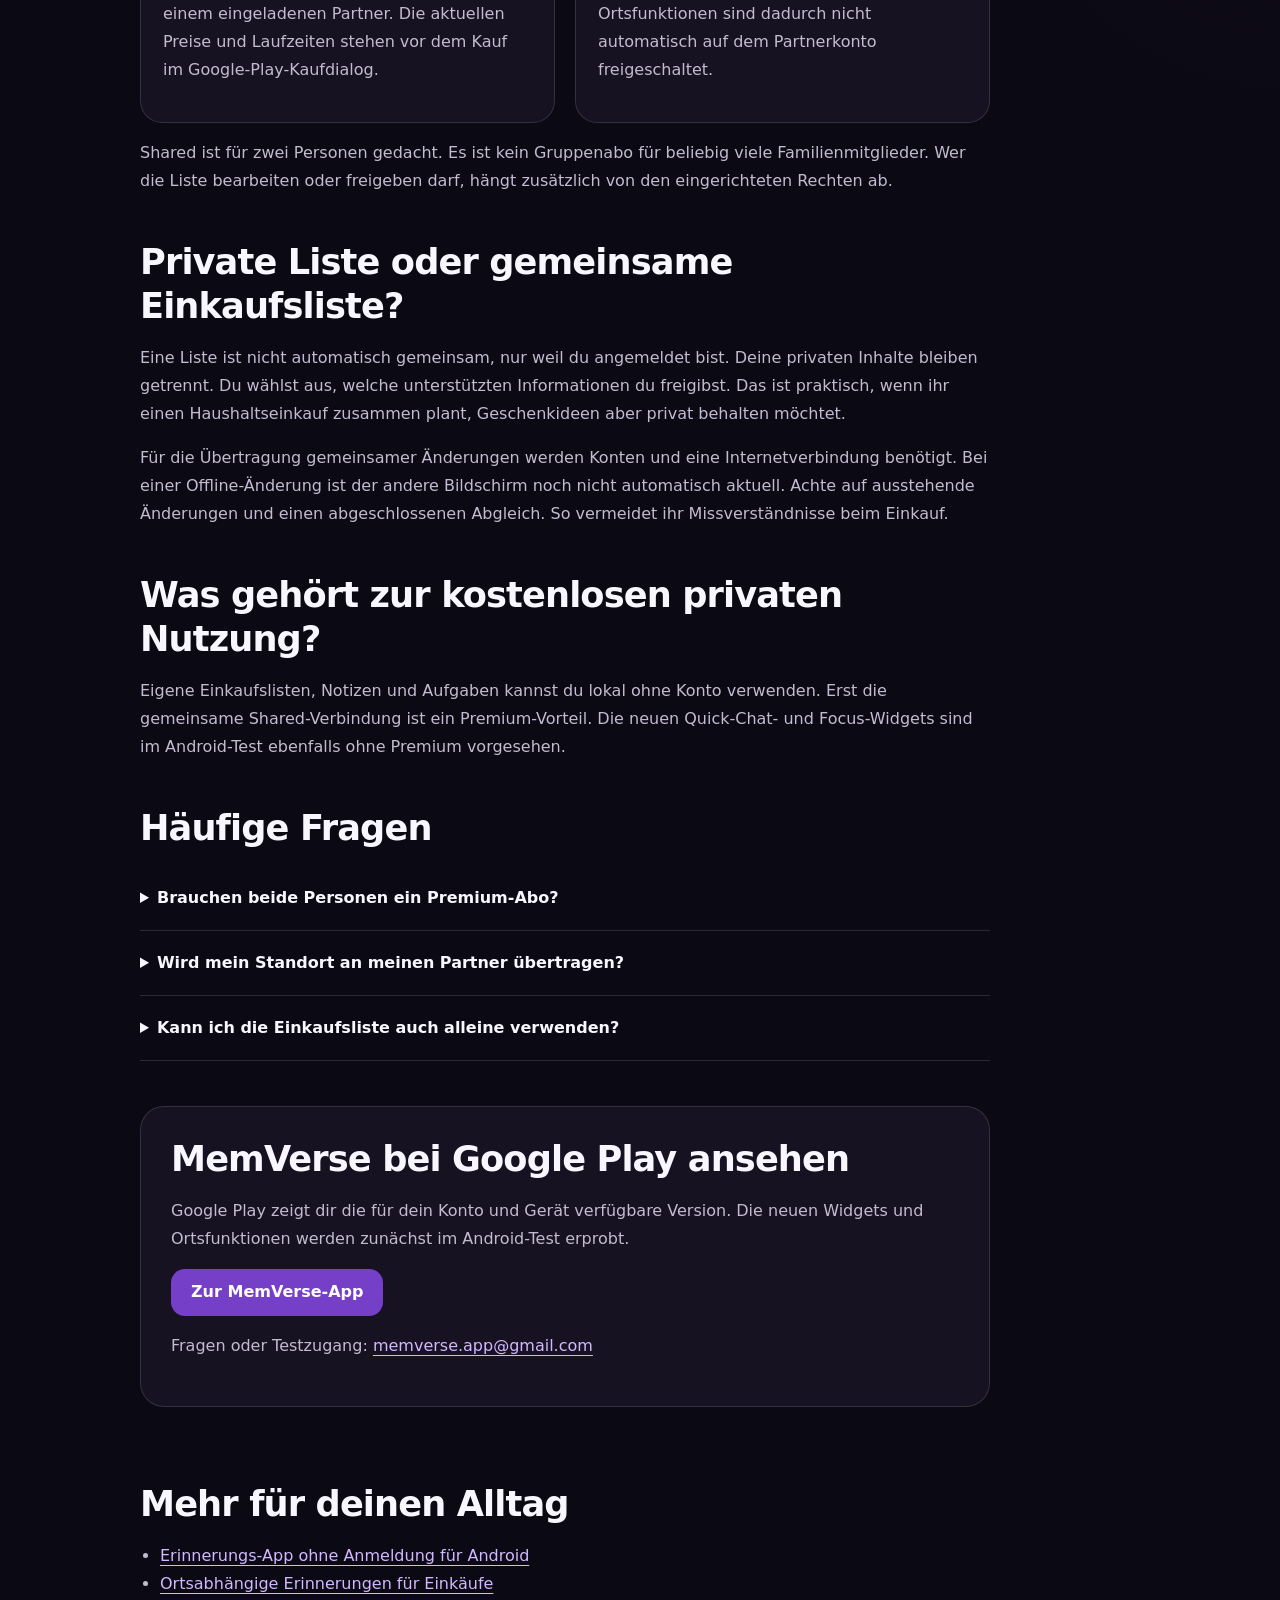
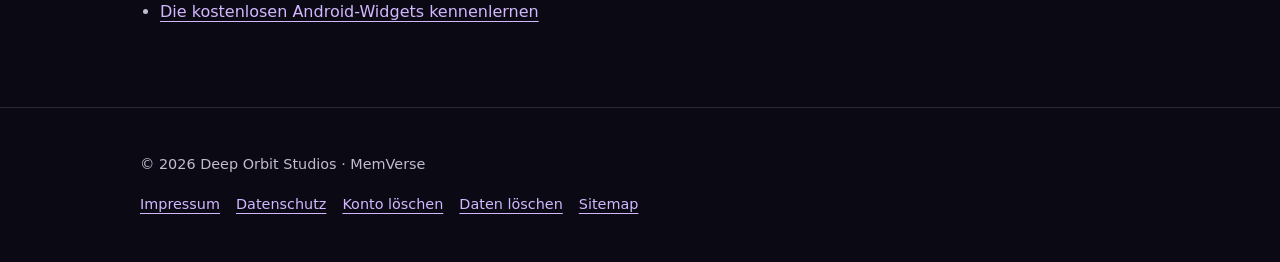
<file: einkaufsliste-teilen.html>
<!doctype html>
<html lang="de"><head><meta charset="utf-8"><meta name="viewport" content="width=device-width,initial-scale=1">
<title>Einkaufsliste mit dem Partner teilen | MemVerse für Android</title><meta name="description" content="Mit MemVerse Einkaufslisten zu zweit nutzen: Ein Premium-Abo reicht für Shared, der eingeladene Partner zahlt kein eigenes Abo. Private Listen bleiben lokal."><meta name="robots" content="index,follow,max-image-preview:large"><meta name="theme-color" content="#0b0914">
<link rel="canonical" href="https://bedtimebeats2000-sketch.github.io/memverse-website/einkaufsliste-teilen.html"><link rel="icon" href="assets/memverse-icon-96.png"><link rel="stylesheet" href="guide.css">
<meta property="og:type" content="website"><meta property="og:site_name" content="MemVerse"><meta property="og:locale" content="de_DE"><meta property="og:title" content="Einkaufsliste mit dem Partner teilen | MemVerse für Android"><meta property="og:description" content="Mit MemVerse Einkaufslisten zu zweit nutzen: Ein Premium-Abo reicht für Shared, der eingeladene Partner zahlt kein eigenes Abo. Private Listen bleiben lokal."><meta property="og:url" content="https://bedtimebeats2000-sketch.github.io/memverse-website/einkaufsliste-teilen.html"><meta property="og:image" content="https://bedtimebeats2000-sketch.github.io/memverse-website/assets/memverse-app-icon.png"><meta property="og:image:alt" content="MemVerse App-Logo">
<meta name="twitter:card" content="summary"><meta name="twitter:title" content="Einkaufsliste mit dem Partner teilen | MemVerse für Android"><meta name="twitter:description" content="Mit MemVerse Einkaufslisten zu zweit nutzen: Ein Premium-Abo reicht für Shared, der eingeladene Partner zahlt kein eigenes Abo. Private Listen bleiben lokal."><meta name="twitter:image" content="https://bedtimebeats2000-sketch.github.io/memverse-website/assets/memverse-app-icon.png">
<script type="application/ld+json">{"@context":"https://schema.org","@graph":[{"@type":"WebPage","@id":"https://bedtimebeats2000-sketch.github.io/memverse-website/einkaufsliste-teilen.html#page","url":"https://bedtimebeats2000-sketch.github.io/memverse-website/einkaufsliste-teilen.html","name":"Einkaufsliste mit dem Partner teilen | MemVerse für Android","description":"Mit MemVerse Einkaufslisten zu zweit nutzen: Ein Premium-Abo reicht für Shared, der eingeladene Partner zahlt kein eigenes Abo. Private Listen bleiben lokal.","inLanguage":"de-DE","dateModified":"2026-10-22","isPartOf":{"@id":"https://bedtimebeats2000-sketch.github.io/memverse-website/#website"},"about":{"@id":"https://bedtimebeats2000-sketch.github.io/memverse-website/#app"}},{"@type":"BreadcrumbList","itemListElement":[{"@type":"ListItem","position":1,"name":"MemVerse","item":"https://bedtimebeats2000-sketch.github.io/memverse-website/"},{"@type":"ListItem","position":2,"name":"Einkaufsliste mit dem Partner teilen | MemVerse für Android","item":"https://bedtimebeats2000-sketch.github.io/memverse-website/einkaufsliste-teilen.html"}]}]}</script></head><body>
<a class="skip" href="#inhalt">Zum Inhalt</a>
<header><nav class="wrap"><a class="brand" href="./"><img src="assets/memverse-icon-96.png" width="40" height="40" alt=""><span>MemVerse</span></a><a class="home-link" href="./#ratgeber">Im Alltag</a><a href="./#premium">Premium</a><a class="button" href="https://play.google.com/store/apps/details?id=com.phos.app&amp;pcampaignid=web_share" rel="noopener">Google Play</a></nav></header>
<main class="wrap" id="inhalt"><div class="crumbs" aria-label="Seitenpfad"><a href="./">MemVerse</a> / Im Alltag</div>
<section class="hero"><div class="eyebrow">MemVerse für Android</div><h1>Eine Einkaufsliste teilen. Zu zweit weniger nachfragen.</h1><p class="lead">Eine Person steht im Geschäft, die andere weiß noch, was zuhause fehlt. Mit Shared in MemVerse nutzt ihr ausgewählte Einkaufslisten gemeinsam. Genau zwei Personen sind verbunden – und für Shared reicht ein Premium-Abo.</p></section>
<article>
<h2>Von einzelnen Nachrichten zu einer gemeinsamen Liste</h2>
<p>Milch im Chat, Toilettenpapier auf einem Zettel und die Frage, ob schon jemand Brot gekauft hat: Eine gemeinsame Einkaufsliste gibt solchen Dingen einen festen Ort. Ihr seht nach dem Abgleich den gemeinsamen Stand und könnt offene Artikel abhaken.</p>
<p>MemVerse verbindet die Einkaufsliste mit Notizen, Aufgaben, Terminen und persönlichen Informationen. So bleibt es euch überlassen, ob ihr nur einen Einkauf oder weitere ausgewählte Alltagsdinge zusammen organisiert.</p>
<h2>So beginnt ihr mit Shared</h2>
<ol class="steps"><li>Erstelle zuerst deine Einkaufsliste in MemVerse. Du kannst Einkäufe per Chat festhalten und die Liste anschließend kontrollieren.</li><li>Öffne den Shared-Bereich und richte die Verbindung mit deinem Partner ein. Die einladende Person benötigt das aktive Premium-Abo.</li><li>Die eingeladene Person nimmt die Einladung mit ihrem eigenen MemVerse-Konto an. Für diese gemeinsame Shared-Nutzung braucht sie kein eigenes Abo.</li><li>Gib die gewünschte Liste bewusst frei. Prüfe die eingestellten Schreibrechte, damit ihr sie so nutzen könnt, wie ihr es möchtet.</li><li>Hakt Einkäufe in der gemeinsamen Liste ab. Kontrolliert nach einer Zeit ohne Verbindung den Synchronisationsstatus, bevor ihr euch auf den gemeinsamen Stand verlasst.</li></ol>
<h2>Ein Abo für Shared – was heißt das genau?</h2>
<div class="columns"><div class="panel"><h3>Für die einladende Person</h3><p>Ein aktives MemVerse-Premium-Abo ermöglicht die gemeinsame Nutzung mit einem eingeladenen Partner. Die aktuellen Preise und Laufzeiten stehen vor dem Kauf im Google-Play-Kaufdialog.</p></div><div class="panel"><h3>Für den eingeladenen Partner</h3><p>Die Shared-Verbindung benötigt kein separates Partner-Abo. Persönliche Premium-Ortsfunktionen sind dadurch nicht automatisch auf dem Partnerkonto freigeschaltet.</p></div></div>
<p>Shared ist für zwei Personen gedacht. Es ist kein Gruppenabo für beliebig viele Familienmitglieder. Wer die Liste bearbeiten oder freigeben darf, hängt zusätzlich von den eingerichteten Rechten ab.</p>
<h2>Private Liste oder gemeinsame Einkaufsliste?</h2>
<p>Eine Liste ist nicht automatisch gemeinsam, nur weil du angemeldet bist. Deine privaten Inhalte bleiben getrennt. Du wählst aus, welche unterstützten Informationen du freigibst. Das ist praktisch, wenn ihr einen Haushaltseinkauf zusammen plant, Geschenkideen aber privat behalten möchtet.</p>
<p>Für die Übertragung gemeinsamer Änderungen werden Konten und eine Internetverbindung benötigt. Bei einer Offline-Änderung ist der andere Bildschirm noch nicht automatisch aktuell. Achte auf ausstehende Änderungen und einen abgeschlossenen Abgleich. So vermeidet ihr Missverständnisse beim Einkauf.</p>
<h2>Was gehört zur kostenlosen privaten Nutzung?</h2>
<p>Eigene Einkaufslisten, Notizen und Aufgaben kannst du lokal ohne Konto verwenden. Erst die gemeinsame Shared-Verbindung ist ein Premium-Vorteil. Die neuen Quick-Chat- und Focus-Widgets sind im Android-Test ebenfalls ohne Premium vorgesehen.</p>
<h2>Häufige Fragen</h2>
<details><summary>Brauchen beide Personen ein Premium-Abo?</summary><p>Nein. Für Shared reicht das Abo der einladenden Person. Der eingeladene Partner braucht dafür kein eigenes Abo.</p></details>
<details><summary>Wird mein Standort an meinen Partner übertragen?</summary><p>Die freiwilligen Ortsfunktionen sind keine Standortfreigabe für den Partner. Gespeicherte Ortsmetadaten werden nicht als Teil eurer Shared-Liste übertragen.</p></details>
<details><summary>Kann ich die Einkaufsliste auch alleine verwenden?</summary><p>Ja. Eine private Einkaufsliste kannst du unabhängig von Shared lokal verwalten. Dafür ist weder eine Partnerverbindung noch ein Konto nötig.</p></details><div class="download"><h2 style="margin-top:0">MemVerse bei Google Play ansehen</h2><p>Google Play zeigt dir die für dein Konto und Gerät verfügbare Version. Die neuen Widgets und Ortsfunktionen werden zunächst im Android-Test erprobt.</p><a class="button" href="https://play.google.com/store/apps/details?id=com.phos.app&amp;pcampaignid=web_share" rel="noopener">Zur MemVerse-App</a><p>Fragen oder Testzugang: <a href="mailto:memverse.app@gmail.com">memverse.app@gmail.com</a></p></div></article>
<aside class="related" aria-label="Weitere MemVerse-Anleitungen"><h2>Mehr für deinen Alltag</h2><ul><li><a href="erinnerungs-app-ohne-anmeldung.html">Erinnerungs-App ohne Anmeldung für Android</a></li><li><a href="ortsabhaengige-erinnerungen.html">Ortsabhängige Erinnerungen für Einkäufe</a></li><li><a href="./#widgets">Die kostenlosen Android-Widgets kennenlernen</a></li></ul></aside>
</main><footer><div class="wrap"><p>© 2026 Deep Orbit Studios · MemVerse</p><a href="https://mein.online-impressum.de/badtimes-over/" rel="noopener">Impressum</a><a href="privacy.html">Datenschutz</a><a href="delete-account.html">Konto löschen</a><a href="data-deletion.html">Daten löschen</a><a href="sitemap.xml">Sitemap</a></div></footer></body></html>
</file>
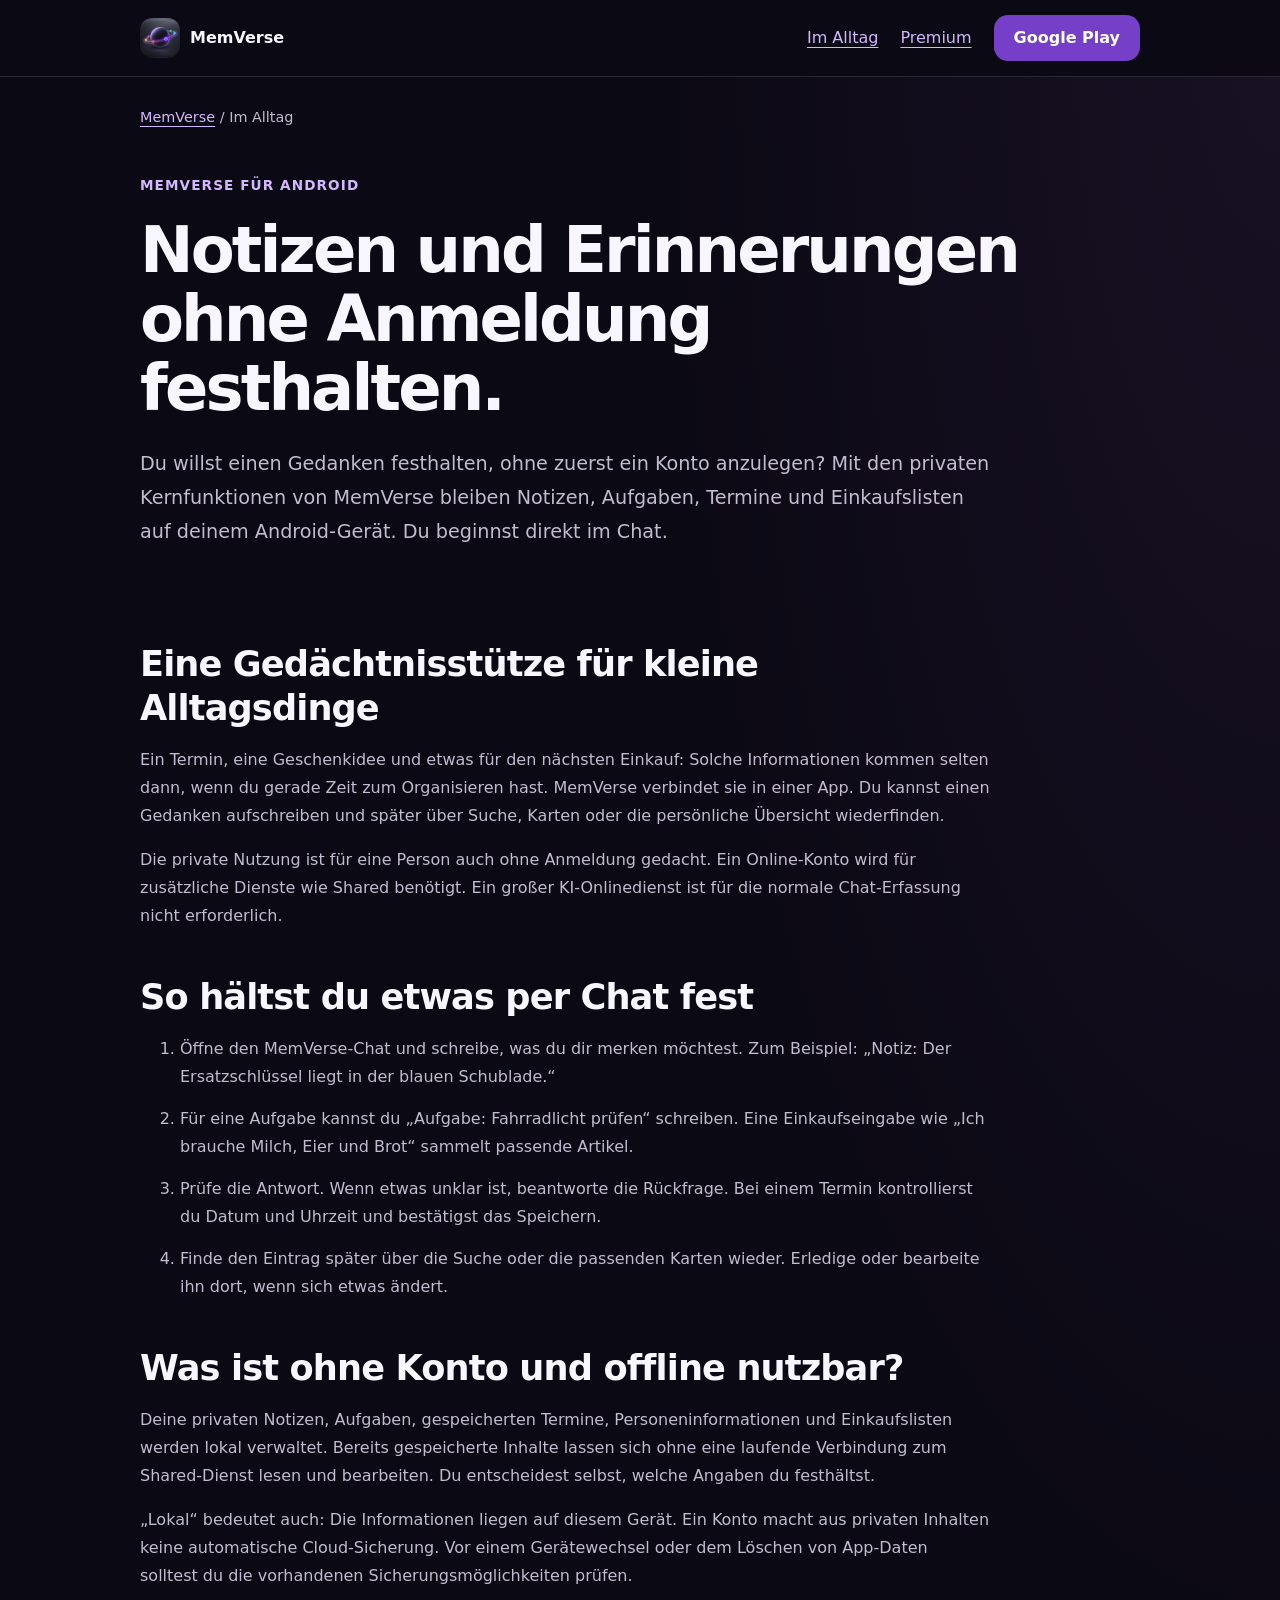
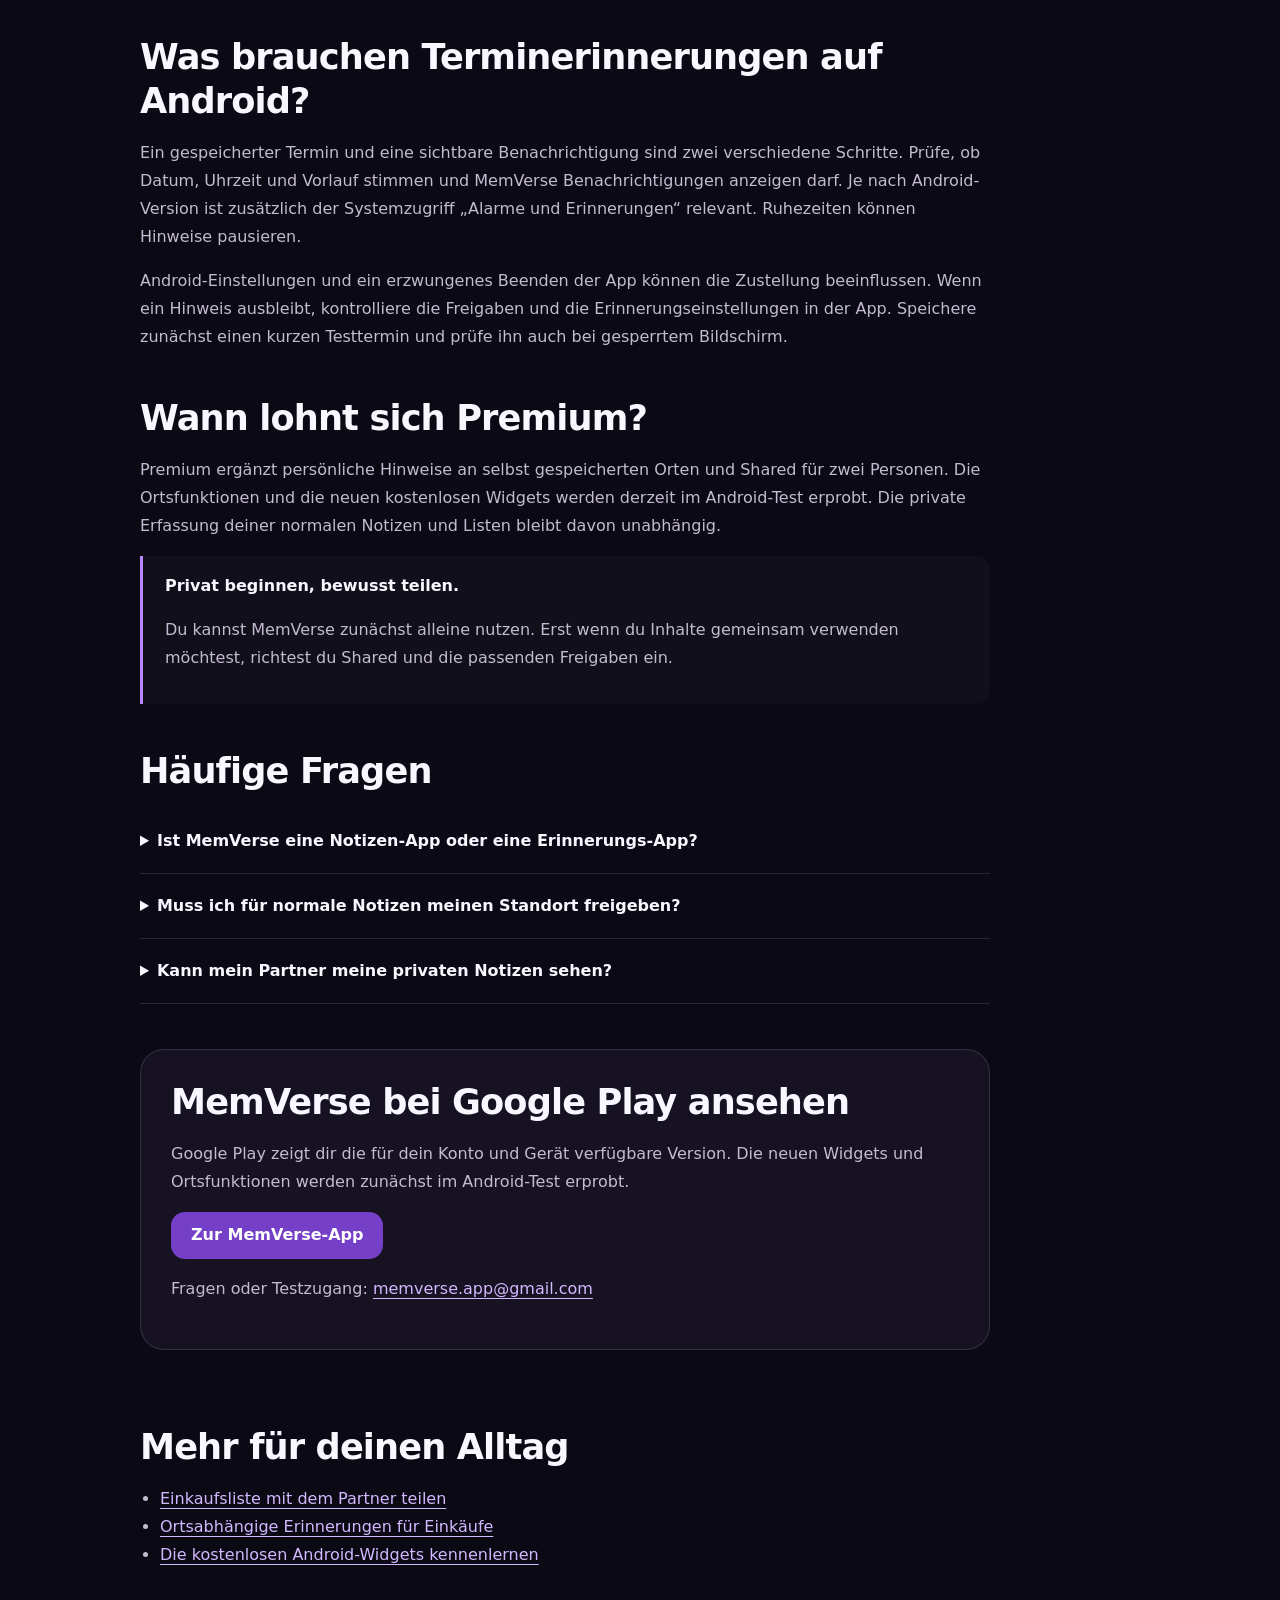
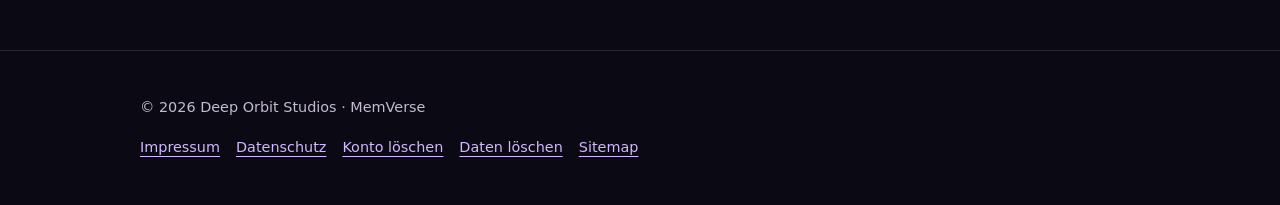
<file: erinnerungs-app-ohne-anmeldung.html>
<!doctype html>
<html lang="de"><head><meta charset="utf-8"><meta name="viewport" content="width=device-width,initial-scale=1">
<title>Erinnerungs-App ohne Anmeldung für Android | MemVerse</title><meta name="description" content="MemVerse für Android lokal nutzen: Notizen, Aufgaben und Einkaufslisten ohne Konto. Erfahre, wie Chat-Eingaben, Termine und private Erinnerungen funktionieren."><meta name="robots" content="index,follow,max-image-preview:large"><meta name="theme-color" content="#0b0914">
<link rel="canonical" href="https://bedtimebeats2000-sketch.github.io/memverse-website/erinnerungs-app-ohne-anmeldung.html"><link rel="icon" href="assets/memverse-icon-96.png"><link rel="stylesheet" href="guide.css">
<meta property="og:type" content="website"><meta property="og:site_name" content="MemVerse"><meta property="og:locale" content="de_DE"><meta property="og:title" content="Erinnerungs-App ohne Anmeldung für Android | MemVerse"><meta property="og:description" content="MemVerse für Android lokal nutzen: Notizen, Aufgaben und Einkaufslisten ohne Konto. Erfahre, wie Chat-Eingaben, Termine und private Erinnerungen funktionieren."><meta property="og:url" content="https://bedtimebeats2000-sketch.github.io/memverse-website/erinnerungs-app-ohne-anmeldung.html"><meta property="og:image" content="https://bedtimebeats2000-sketch.github.io/memverse-website/assets/memverse-app-icon.png"><meta property="og:image:alt" content="MemVerse App-Logo">
<meta name="twitter:card" content="summary"><meta name="twitter:title" content="Erinnerungs-App ohne Anmeldung für Android | MemVerse"><meta name="twitter:description" content="MemVerse für Android lokal nutzen: Notizen, Aufgaben und Einkaufslisten ohne Konto. Erfahre, wie Chat-Eingaben, Termine und private Erinnerungen funktionieren."><meta name="twitter:image" content="https://bedtimebeats2000-sketch.github.io/memverse-website/assets/memverse-app-icon.png">
<script type="application/ld+json">{"@context":"https://schema.org","@graph":[{"@type":"WebPage","@id":"https://bedtimebeats2000-sketch.github.io/memverse-website/erinnerungs-app-ohne-anmeldung.html#page","url":"https://bedtimebeats2000-sketch.github.io/memverse-website/erinnerungs-app-ohne-anmeldung.html","name":"Erinnerungs-App ohne Anmeldung für Android | MemVerse","description":"MemVerse für Android lokal nutzen: Notizen, Aufgaben und Einkaufslisten ohne Konto. Erfahre, wie Chat-Eingaben, Termine und private Erinnerungen funktionieren.","inLanguage":"de-DE","dateModified":"2026-10-22","isPartOf":{"@id":"https://bedtimebeats2000-sketch.github.io/memverse-website/#website"},"about":{"@id":"https://bedtimebeats2000-sketch.github.io/memverse-website/#app"}},{"@type":"BreadcrumbList","itemListElement":[{"@type":"ListItem","position":1,"name":"MemVerse","item":"https://bedtimebeats2000-sketch.github.io/memverse-website/"},{"@type":"ListItem","position":2,"name":"Erinnerungs-App ohne Anmeldung für Android | MemVerse","item":"https://bedtimebeats2000-sketch.github.io/memverse-website/erinnerungs-app-ohne-anmeldung.html"}]}]}</script></head><body>
<a class="skip" href="#inhalt">Zum Inhalt</a>
<header><nav class="wrap"><a class="brand" href="./"><img src="assets/memverse-icon-96.png" width="40" height="40" alt=""><span>MemVerse</span></a><a class="home-link" href="./#ratgeber">Im Alltag</a><a href="./#premium">Premium</a><a class="button" href="https://play.google.com/store/apps/details?id=com.phos.app&amp;pcampaignid=web_share" rel="noopener">Google Play</a></nav></header>
<main class="wrap" id="inhalt"><div class="crumbs" aria-label="Seitenpfad"><a href="./">MemVerse</a> / Im Alltag</div>
<section class="hero"><div class="eyebrow">MemVerse für Android</div><h1>Notizen und Erinnerungen ohne Anmeldung festhalten.</h1><p class="lead">Du willst einen Gedanken festhalten, ohne zuerst ein Konto anzulegen? Mit den privaten Kernfunktionen von MemVerse bleiben Notizen, Aufgaben, Termine und Einkaufslisten auf deinem Android-Gerät. Du beginnst direkt im Chat.</p></section>
<article>
<h2>Eine Gedächtnisstütze für kleine Alltagsdinge</h2>
<p>Ein Termin, eine Geschenkidee und etwas für den nächsten Einkauf: Solche Informationen kommen selten dann, wenn du gerade Zeit zum Organisieren hast. MemVerse verbindet sie in einer App. Du kannst einen Gedanken aufschreiben und später über Suche, Karten oder die persönliche Übersicht wiederfinden.</p>
<p>Die private Nutzung ist für eine Person auch ohne Anmeldung gedacht. Ein Online-Konto wird für zusätzliche Dienste wie Shared benötigt. Ein großer KI-Onlinedienst ist für die normale Chat-Erfassung nicht erforderlich.</p>
<h2>So hältst du etwas per Chat fest</h2>
<ol class="steps"><li>Öffne den MemVerse-Chat und schreibe, was du dir merken möchtest. Zum Beispiel: „Notiz: Der Ersatzschlüssel liegt in der blauen Schublade.“</li><li>Für eine Aufgabe kannst du „Aufgabe: Fahrradlicht prüfen“ schreiben. Eine Einkaufseingabe wie „Ich brauche Milch, Eier und Brot“ sammelt passende Artikel.</li><li>Prüfe die Antwort. Wenn etwas unklar ist, beantworte die Rückfrage. Bei einem Termin kontrollierst du Datum und Uhrzeit und bestätigst das Speichern.</li><li>Finde den Eintrag später über die Suche oder die passenden Karten wieder. Erledige oder bearbeite ihn dort, wenn sich etwas ändert.</li></ol>
<h2>Was ist ohne Konto und offline nutzbar?</h2>
<p>Deine privaten Notizen, Aufgaben, gespeicherten Termine, Personeninformationen und Einkaufslisten werden lokal verwaltet. Bereits gespeicherte Inhalte lassen sich ohne eine laufende Verbindung zum Shared-Dienst lesen und bearbeiten. Du entscheidest selbst, welche Angaben du festhältst.</p>
<p>„Lokal“ bedeutet auch: Die Informationen liegen auf diesem Gerät. Ein Konto macht aus privaten Inhalten keine automatische Cloud-Sicherung. Vor einem Gerätewechsel oder dem Löschen von App-Daten solltest du die vorhandenen Sicherungsmöglichkeiten prüfen.</p>
<h2>Was brauchen Terminerinnerungen auf Android?</h2>
<p>Ein gespeicherter Termin und eine sichtbare Benachrichtigung sind zwei verschiedene Schritte. Prüfe, ob Datum, Uhrzeit und Vorlauf stimmen und MemVerse Benachrichtigungen anzeigen darf. Je nach Android-Version ist zusätzlich der Systemzugriff „Alarme und Erinnerungen“ relevant. Ruhezeiten können Hinweise pausieren.</p>
<p>Android-Einstellungen und ein erzwungenes Beenden der App können die Zustellung beeinflussen. Wenn ein Hinweis ausbleibt, kontrolliere die Freigaben und die Erinnerungseinstellungen in der App. Speichere zunächst einen kurzen Testtermin und prüfe ihn auch bei gesperrtem Bildschirm.</p>
<h2>Wann lohnt sich Premium?</h2>
<p>Premium ergänzt persönliche Hinweise an selbst gespeicherten Orten und Shared für zwei Personen. Die Ortsfunktionen und die neuen kostenlosen Widgets werden derzeit im Android-Test erprobt. Die private Erfassung deiner normalen Notizen und Listen bleibt davon unabhängig.</p>
<div class="note"><strong>Privat beginnen, bewusst teilen.</strong><p>Du kannst MemVerse zunächst alleine nutzen. Erst wenn du Inhalte gemeinsam verwenden möchtest, richtest du Shared und die passenden Freigaben ein.</p></div>
<h2>Häufige Fragen</h2>
<details><summary>Ist MemVerse eine Notizen-App oder eine Erinnerungs-App?</summary><p>MemVerse verbindet beides: frei festgehaltene Informationen sowie Aufgaben und Termine mit Erinnerungen. Personenbezüge und Einkaufslisten ergänzen den gemeinsamen Überblick.</p></details>
<details><summary>Muss ich für normale Notizen meinen Standort freigeben?</summary><p>Nein. Die Standortfreigaben gehören zu freiwilligen Ortsfunktionen. Die privaten Kernfunktionen lassen sich ohne Standort nutzen.</p></details>
<details><summary>Kann mein Partner meine privaten Notizen sehen?</summary><p>Shared zeigt nur Inhalte, die du ausdrücklich freigibst. Eine Anmeldung oder Einladung teilt deine privaten Notizen nicht automatisch.</p></details><div class="download"><h2 style="margin-top:0">MemVerse bei Google Play ansehen</h2><p>Google Play zeigt dir die für dein Konto und Gerät verfügbare Version. Die neuen Widgets und Ortsfunktionen werden zunächst im Android-Test erprobt.</p><a class="button" href="https://play.google.com/store/apps/details?id=com.phos.app&amp;pcampaignid=web_share" rel="noopener">Zur MemVerse-App</a><p>Fragen oder Testzugang: <a href="mailto:memverse.app@gmail.com">memverse.app@gmail.com</a></p></div></article>
<aside class="related" aria-label="Weitere MemVerse-Anleitungen"><h2>Mehr für deinen Alltag</h2><ul><li><a href="einkaufsliste-teilen.html">Einkaufsliste mit dem Partner teilen</a></li><li><a href="ortsabhaengige-erinnerungen.html">Ortsabhängige Erinnerungen für Einkäufe</a></li><li><a href="./#widgets">Die kostenlosen Android-Widgets kennenlernen</a></li></ul></aside>
</main><footer><div class="wrap"><p>© 2026 Deep Orbit Studios · MemVerse</p><a href="https://mein.online-impressum.de/badtimes-over/" rel="noopener">Impressum</a><a href="privacy.html">Datenschutz</a><a href="delete-account.html">Konto löschen</a><a href="data-deletion.html">Daten löschen</a><a href="sitemap.xml">Sitemap</a></div></footer></body></html>
</file>
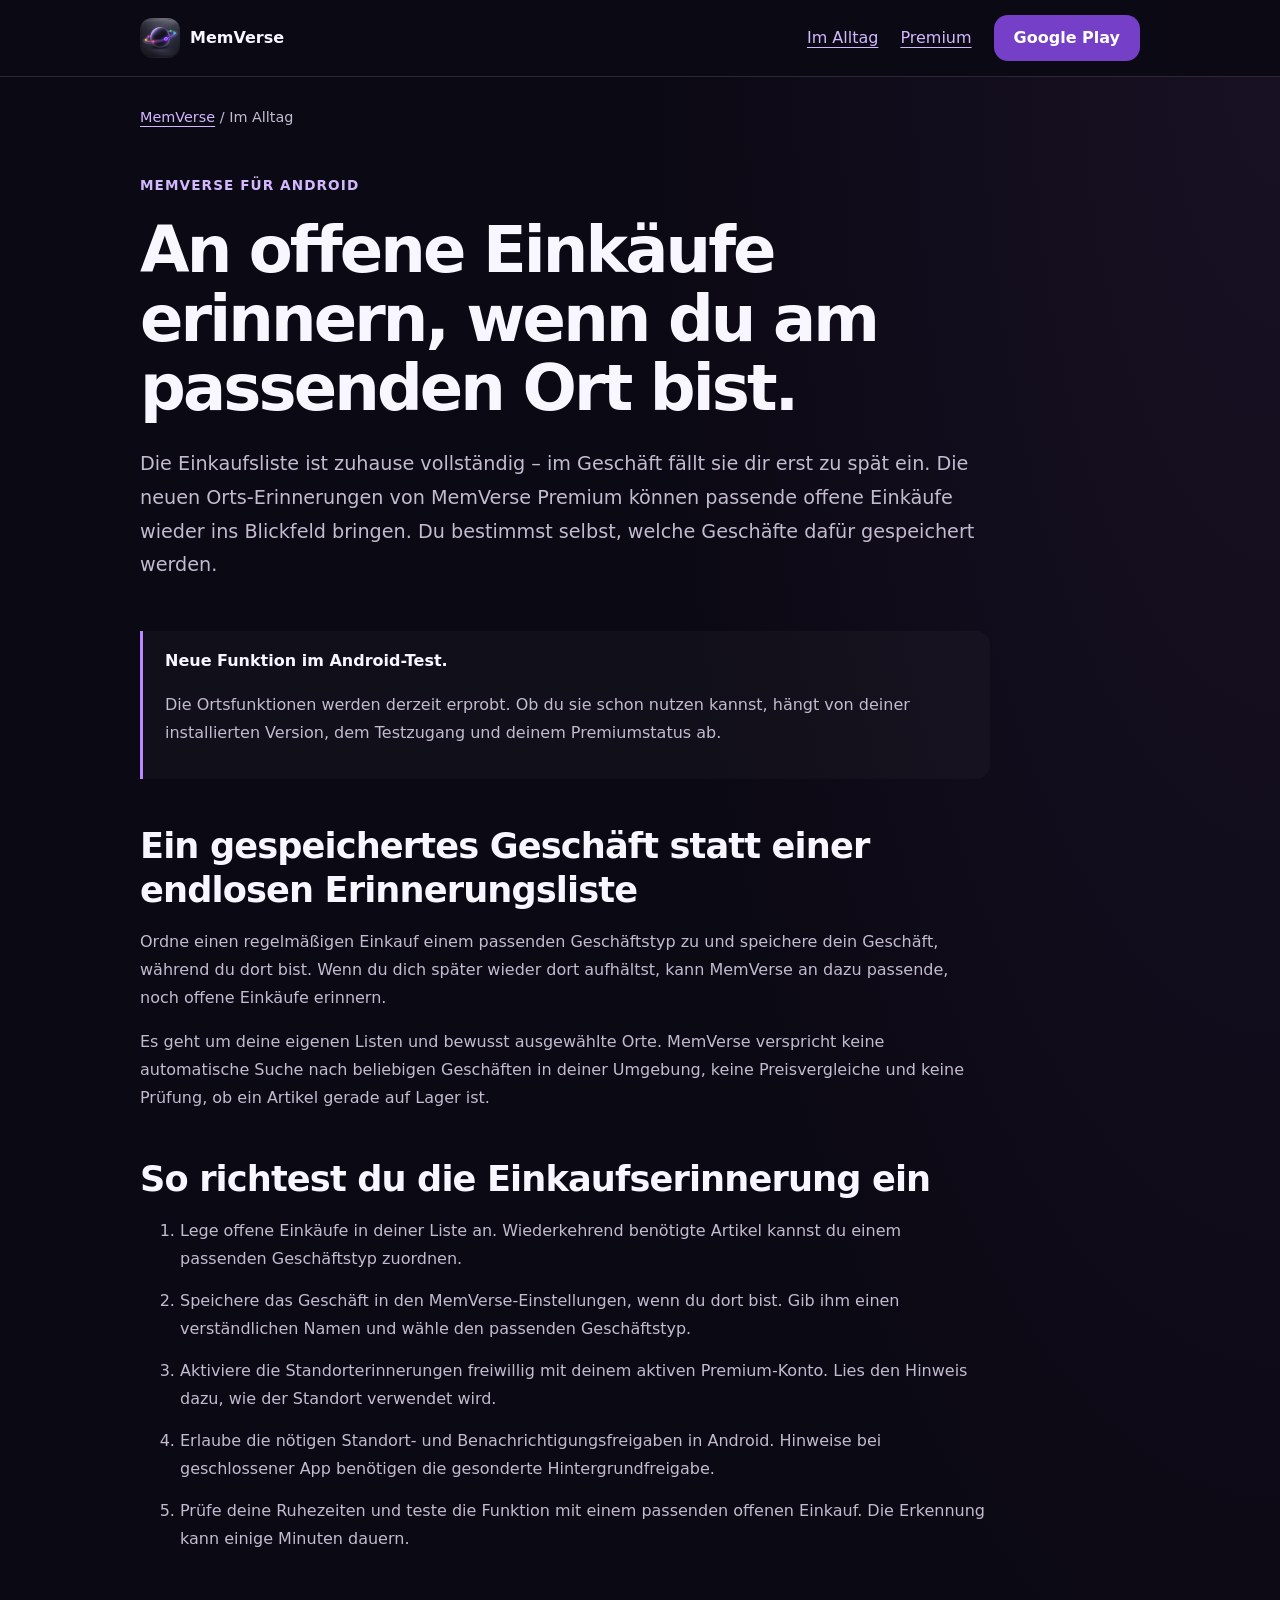
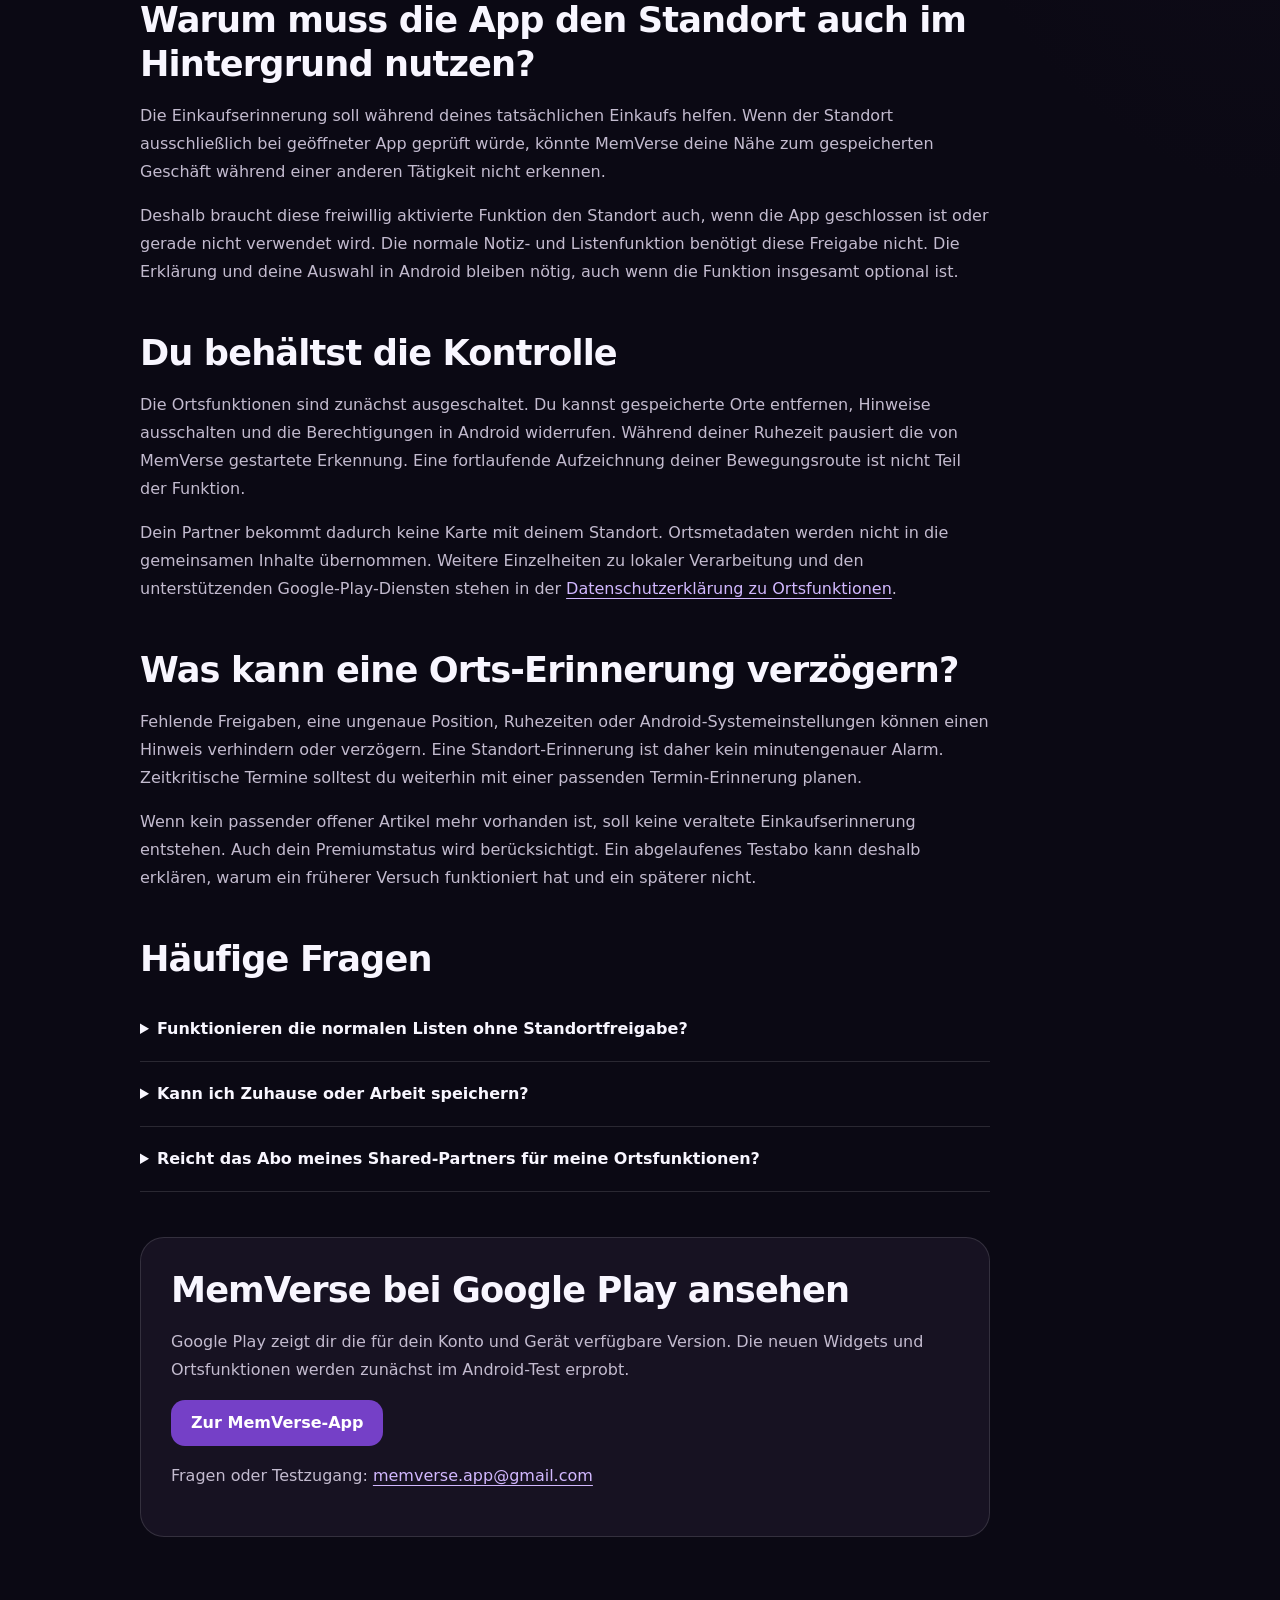
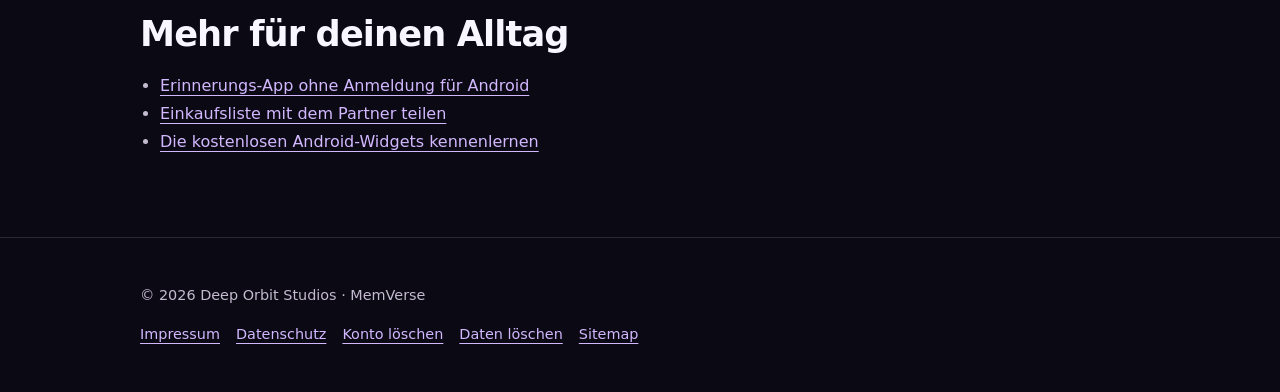
<file: ortsabhaengige-erinnerungen.html>
<!doctype html>
<html lang="de"><head><meta charset="utf-8"><meta name="viewport" content="width=device-width,initial-scale=1">
<title>Ortsabhängige Erinnerungen für Einkäufe | MemVerse Premium</title><meta name="description" content="MemVerse Premium kann an offene Einkäufe bei selbst gespeicherten Geschäften erinnern. Erfahre, wie die freiwilligen Orts-Erinnerungen im Android-Test funktionieren."><meta name="robots" content="index,follow,max-image-preview:large"><meta name="theme-color" content="#0b0914">
<link rel="canonical" href="https://bedtimebeats2000-sketch.github.io/memverse-website/ortsabhaengige-erinnerungen.html"><link rel="icon" href="assets/memverse-icon-96.png"><link rel="stylesheet" href="guide.css">
<meta property="og:type" content="website"><meta property="og:site_name" content="MemVerse"><meta property="og:locale" content="de_DE"><meta property="og:title" content="Ortsabhängige Erinnerungen für Einkäufe | MemVerse Premium"><meta property="og:description" content="MemVerse Premium kann an offene Einkäufe bei selbst gespeicherten Geschäften erinnern. Erfahre, wie die freiwilligen Orts-Erinnerungen im Android-Test funktionieren."><meta property="og:url" content="https://bedtimebeats2000-sketch.github.io/memverse-website/ortsabhaengige-erinnerungen.html"><meta property="og:image" content="https://bedtimebeats2000-sketch.github.io/memverse-website/assets/memverse-app-icon.png"><meta property="og:image:alt" content="MemVerse App-Logo">
<meta name="twitter:card" content="summary"><meta name="twitter:title" content="Ortsabhängige Erinnerungen für Einkäufe | MemVerse Premium"><meta name="twitter:description" content="MemVerse Premium kann an offene Einkäufe bei selbst gespeicherten Geschäften erinnern. Erfahre, wie die freiwilligen Orts-Erinnerungen im Android-Test funktionieren."><meta name="twitter:image" content="https://bedtimebeats2000-sketch.github.io/memverse-website/assets/memverse-app-icon.png">
<script type="application/ld+json">{"@context":"https://schema.org","@graph":[{"@type":"WebPage","@id":"https://bedtimebeats2000-sketch.github.io/memverse-website/ortsabhaengige-erinnerungen.html#page","url":"https://bedtimebeats2000-sketch.github.io/memverse-website/ortsabhaengige-erinnerungen.html","name":"Ortsabhängige Erinnerungen für Einkäufe | MemVerse Premium","description":"MemVerse Premium kann an offene Einkäufe bei selbst gespeicherten Geschäften erinnern. Erfahre, wie die freiwilligen Orts-Erinnerungen im Android-Test funktionieren.","inLanguage":"de-DE","dateModified":"2026-10-22","isPartOf":{"@id":"https://bedtimebeats2000-sketch.github.io/memverse-website/#website"},"about":{"@id":"https://bedtimebeats2000-sketch.github.io/memverse-website/#app"}},{"@type":"BreadcrumbList","itemListElement":[{"@type":"ListItem","position":1,"name":"MemVerse","item":"https://bedtimebeats2000-sketch.github.io/memverse-website/"},{"@type":"ListItem","position":2,"name":"Ortsabhängige Erinnerungen für Einkäufe | MemVerse Premium","item":"https://bedtimebeats2000-sketch.github.io/memverse-website/ortsabhaengige-erinnerungen.html"}]}]}</script></head><body>
<a class="skip" href="#inhalt">Zum Inhalt</a>
<header><nav class="wrap"><a class="brand" href="./"><img src="assets/memverse-icon-96.png" width="40" height="40" alt=""><span>MemVerse</span></a><a class="home-link" href="./#ratgeber">Im Alltag</a><a href="./#premium">Premium</a><a class="button" href="https://play.google.com/store/apps/details?id=com.phos.app&amp;pcampaignid=web_share" rel="noopener">Google Play</a></nav></header>
<main class="wrap" id="inhalt"><div class="crumbs" aria-label="Seitenpfad"><a href="./">MemVerse</a> / Im Alltag</div>
<section class="hero"><div class="eyebrow">MemVerse für Android</div><h1>An offene Einkäufe erinnern, wenn du am passenden Ort bist.</h1><p class="lead">Die Einkaufsliste ist zuhause vollständig – im Geschäft fällt sie dir erst zu spät ein. Die neuen Orts-Erinnerungen von MemVerse Premium können passende offene Einkäufe wieder ins Blickfeld bringen. Du bestimmst selbst, welche Geschäfte dafür gespeichert werden.</p></section>
<article>
<div class="note"><strong>Neue Funktion im Android-Test.</strong><p>Die Ortsfunktionen werden derzeit erprobt. Ob du sie schon nutzen kannst, hängt von deiner installierten Version, dem Testzugang und deinem Premiumstatus ab.</p></div>
<h2>Ein gespeichertes Geschäft statt einer endlosen Erinnerungsliste</h2>
<p>Ordne einen regelmäßigen Einkauf einem passenden Geschäftstyp zu und speichere dein Geschäft, während du dort bist. Wenn du dich später wieder dort aufhältst, kann MemVerse an dazu passende, noch offene Einkäufe erinnern.</p>
<p>Es geht um deine eigenen Listen und bewusst ausgewählte Orte. MemVerse verspricht keine automatische Suche nach beliebigen Geschäften in deiner Umgebung, keine Preisvergleiche und keine Prüfung, ob ein Artikel gerade auf Lager ist.</p>
<h2>So richtest du die Einkaufserinnerung ein</h2>
<ol class="steps"><li>Lege offene Einkäufe in deiner Liste an. Wiederkehrend benötigte Artikel kannst du einem passenden Geschäftstyp zuordnen.</li><li>Speichere das Geschäft in den MemVerse-Einstellungen, wenn du dort bist. Gib ihm einen verständlichen Namen und wähle den passenden Geschäftstyp.</li><li>Aktiviere die Standorterinnerungen freiwillig mit deinem aktiven Premium-Konto. Lies den Hinweis dazu, wie der Standort verwendet wird.</li><li>Erlaube die nötigen Standort- und Benachrichtigungsfreigaben in Android. Hinweise bei geschlossener App benötigen die gesonderte Hintergrundfreigabe.</li><li>Prüfe deine Ruhezeiten und teste die Funktion mit einem passenden offenen Einkauf. Die Erkennung kann einige Minuten dauern.</li></ol>
<h2>Warum muss die App den Standort auch im Hintergrund nutzen?</h2>
<p>Die Einkaufserinnerung soll während deines tatsächlichen Einkaufs helfen. Wenn der Standort ausschließlich bei geöffneter App geprüft würde, könnte MemVerse deine Nähe zum gespeicherten Geschäft während einer anderen Tätigkeit nicht erkennen.</p>
<p>Deshalb braucht diese freiwillig aktivierte Funktion den Standort auch, wenn die App geschlossen ist oder gerade nicht verwendet wird. Die normale Notiz- und Listenfunktion benötigt diese Freigabe nicht. Die Erklärung und deine Auswahl in Android bleiben nötig, auch wenn die Funktion insgesamt optional ist.</p>
<h2>Du behältst die Kontrolle</h2>
<p>Die Ortsfunktionen sind zunächst ausgeschaltet. Du kannst gespeicherte Orte entfernen, Hinweise ausschalten und die Berechtigungen in Android widerrufen. Während deiner Ruhezeit pausiert die von MemVerse gestartete Erkennung. Eine fortlaufende Aufzeichnung deiner Bewegungsroute ist nicht Teil der Funktion.</p>
<p>Dein Partner bekommt dadurch keine Karte mit deinem Standort. Ortsmetadaten werden nicht in die gemeinsamen Inhalte übernommen. Weitere Einzelheiten zu lokaler Verarbeitung und den unterstützenden Google-Play-Diensten stehen in der <a href="privacy.html#standort">Datenschutzerklärung zu Ortsfunktionen</a>.</p>
<h2>Was kann eine Orts-Erinnerung verzögern?</h2>
<p>Fehlende Freigaben, eine ungenaue Position, Ruhezeiten oder Android-Systemeinstellungen können einen Hinweis verhindern oder verzögern. Eine Standort-Erinnerung ist daher kein minutengenauer Alarm. Zeitkritische Termine solltest du weiterhin mit einer passenden Termin-Erinnerung planen.</p>
<p>Wenn kein passender offener Artikel mehr vorhanden ist, soll keine veraltete Einkaufserinnerung entstehen. Auch dein Premiumstatus wird berücksichtigt. Ein abgelaufenes Testabo kann deshalb erklären, warum ein früherer Versuch funktioniert hat und ein späterer nicht.</p>
<h2>Häufige Fragen</h2>
<details><summary>Funktionieren die normalen Listen ohne Standortfreigabe?</summary><p>Ja. Notizen, Aufgaben und Einkaufslisten bleiben lokal nutzbar. Die freiwilligen Hinweise an gespeicherten Orten ergänzen sie.</p></details>
<details><summary>Kann ich Zuhause oder Arbeit speichern?</summary><p>Der neue Teststand unterstützt auch selbst gespeicherte Kontextorte wie Zuhause oder Arbeit. Sie helfen dabei, passende offene Aufgaben hervorzuheben. Daraus folgt keine zugesagte Benachrichtigung bei jedem Betreten oder Verlassen.</p></details>
<details><summary>Reicht das Abo meines Shared-Partners für meine Ortsfunktionen?</summary><p>Die kostenlose Einladung gilt für Shared. Persönliche Premium-Ortsfunktionen sind an das eigene Premium-Konto gebunden.</p></details><div class="download"><h2 style="margin-top:0">MemVerse bei Google Play ansehen</h2><p>Google Play zeigt dir die für dein Konto und Gerät verfügbare Version. Die neuen Widgets und Ortsfunktionen werden zunächst im Android-Test erprobt.</p><a class="button" href="https://play.google.com/store/apps/details?id=com.phos.app&amp;pcampaignid=web_share" rel="noopener">Zur MemVerse-App</a><p>Fragen oder Testzugang: <a href="mailto:memverse.app@gmail.com">memverse.app@gmail.com</a></p></div></article>
<aside class="related" aria-label="Weitere MemVerse-Anleitungen"><h2>Mehr für deinen Alltag</h2><ul><li><a href="erinnerungs-app-ohne-anmeldung.html">Erinnerungs-App ohne Anmeldung für Android</a></li><li><a href="einkaufsliste-teilen.html">Einkaufsliste mit dem Partner teilen</a></li><li><a href="./#widgets">Die kostenlosen Android-Widgets kennenlernen</a></li></ul></aside>
</main><footer><div class="wrap"><p>© 2026 Deep Orbit Studios · MemVerse</p><a href="https://mein.online-impressum.de/badtimes-over/" rel="noopener">Impressum</a><a href="privacy.html">Datenschutz</a><a href="delete-account.html">Konto löschen</a><a href="data-deletion.html">Daten löschen</a><a href="sitemap.xml">Sitemap</a></div></footer></body></html>
</file>
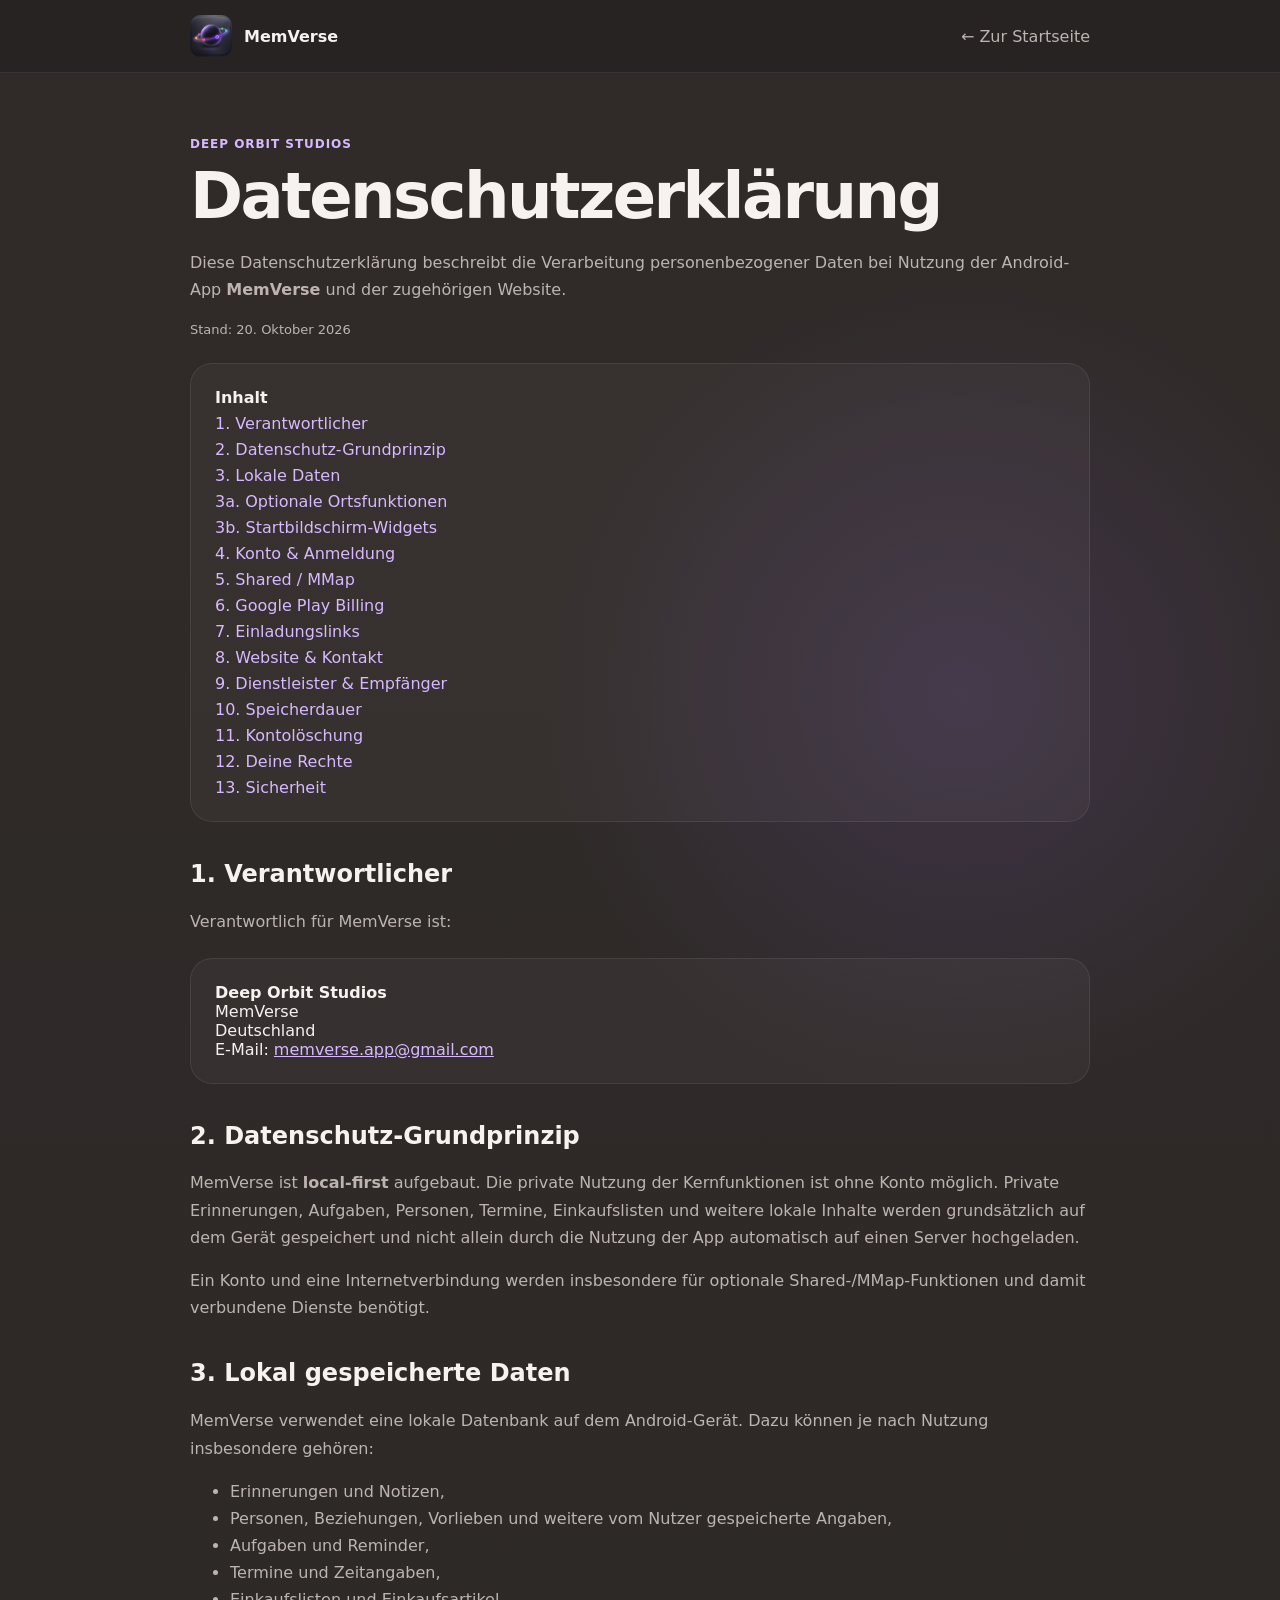
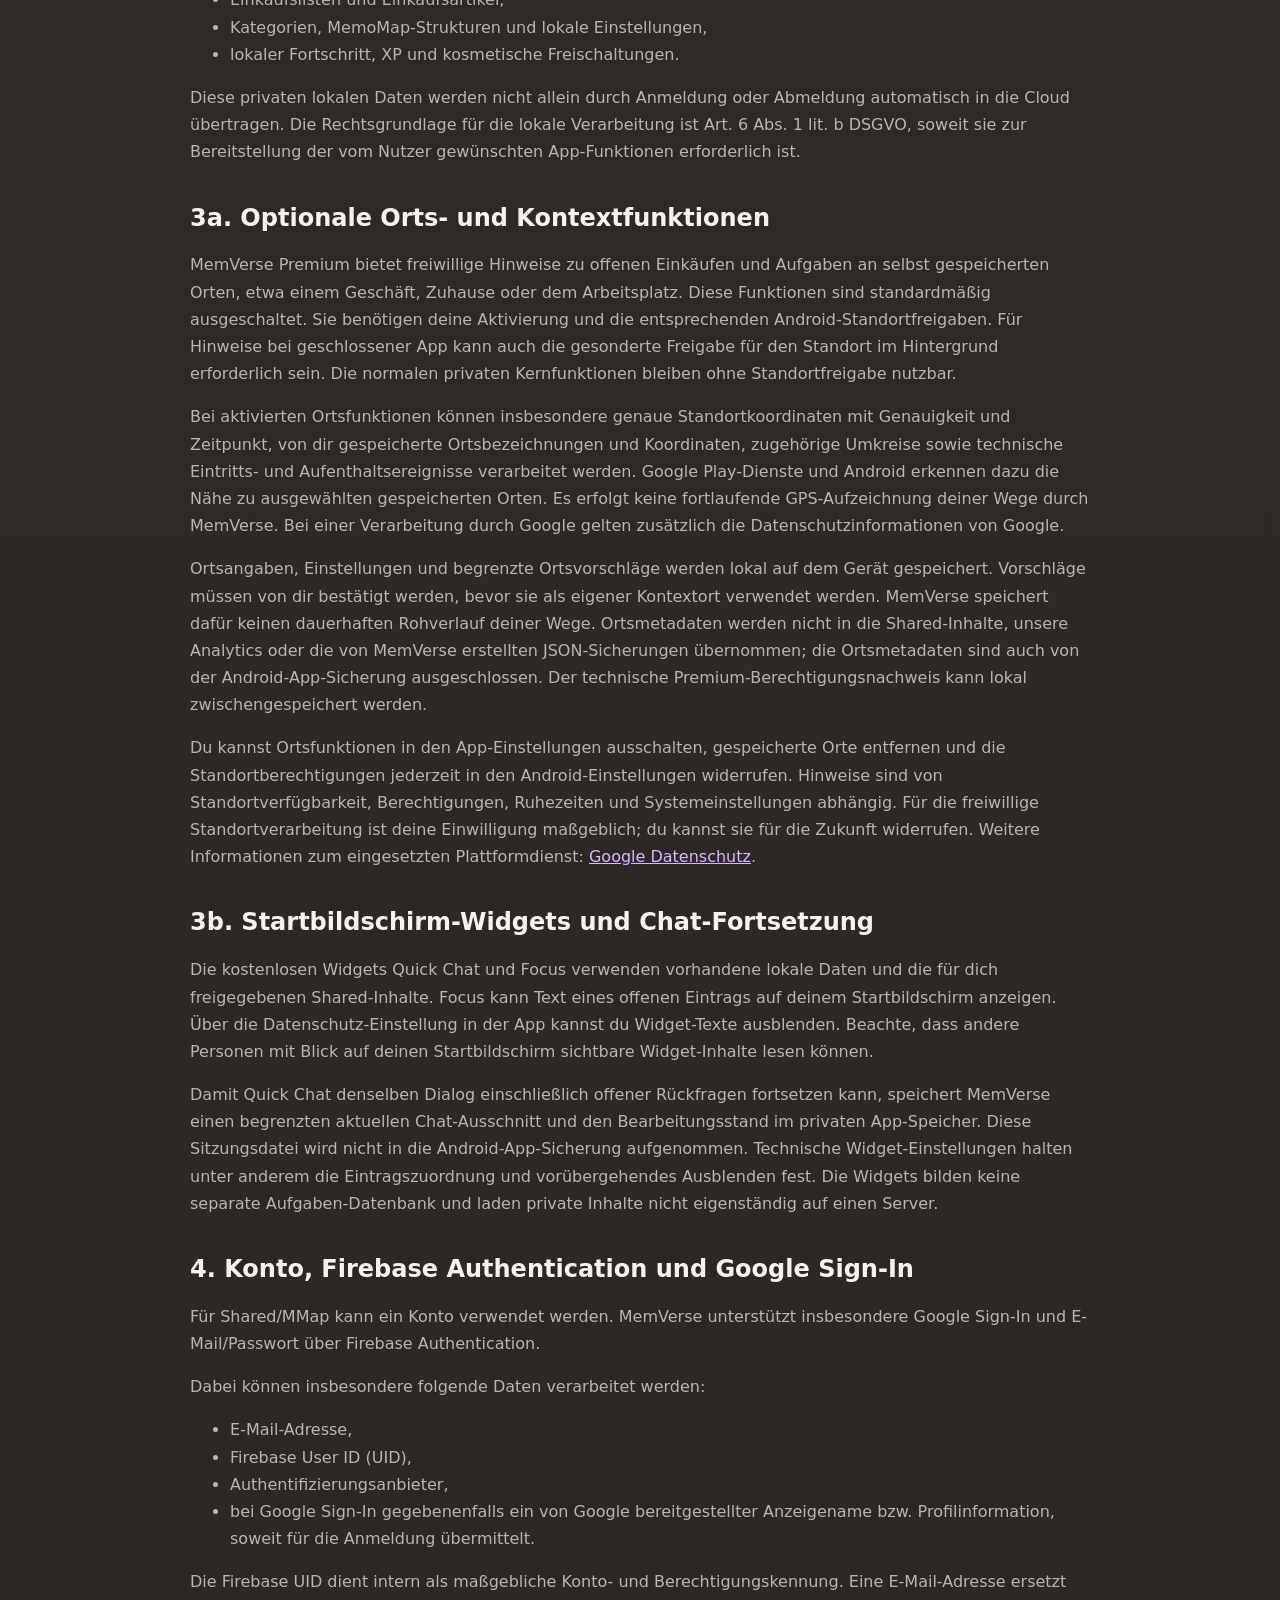
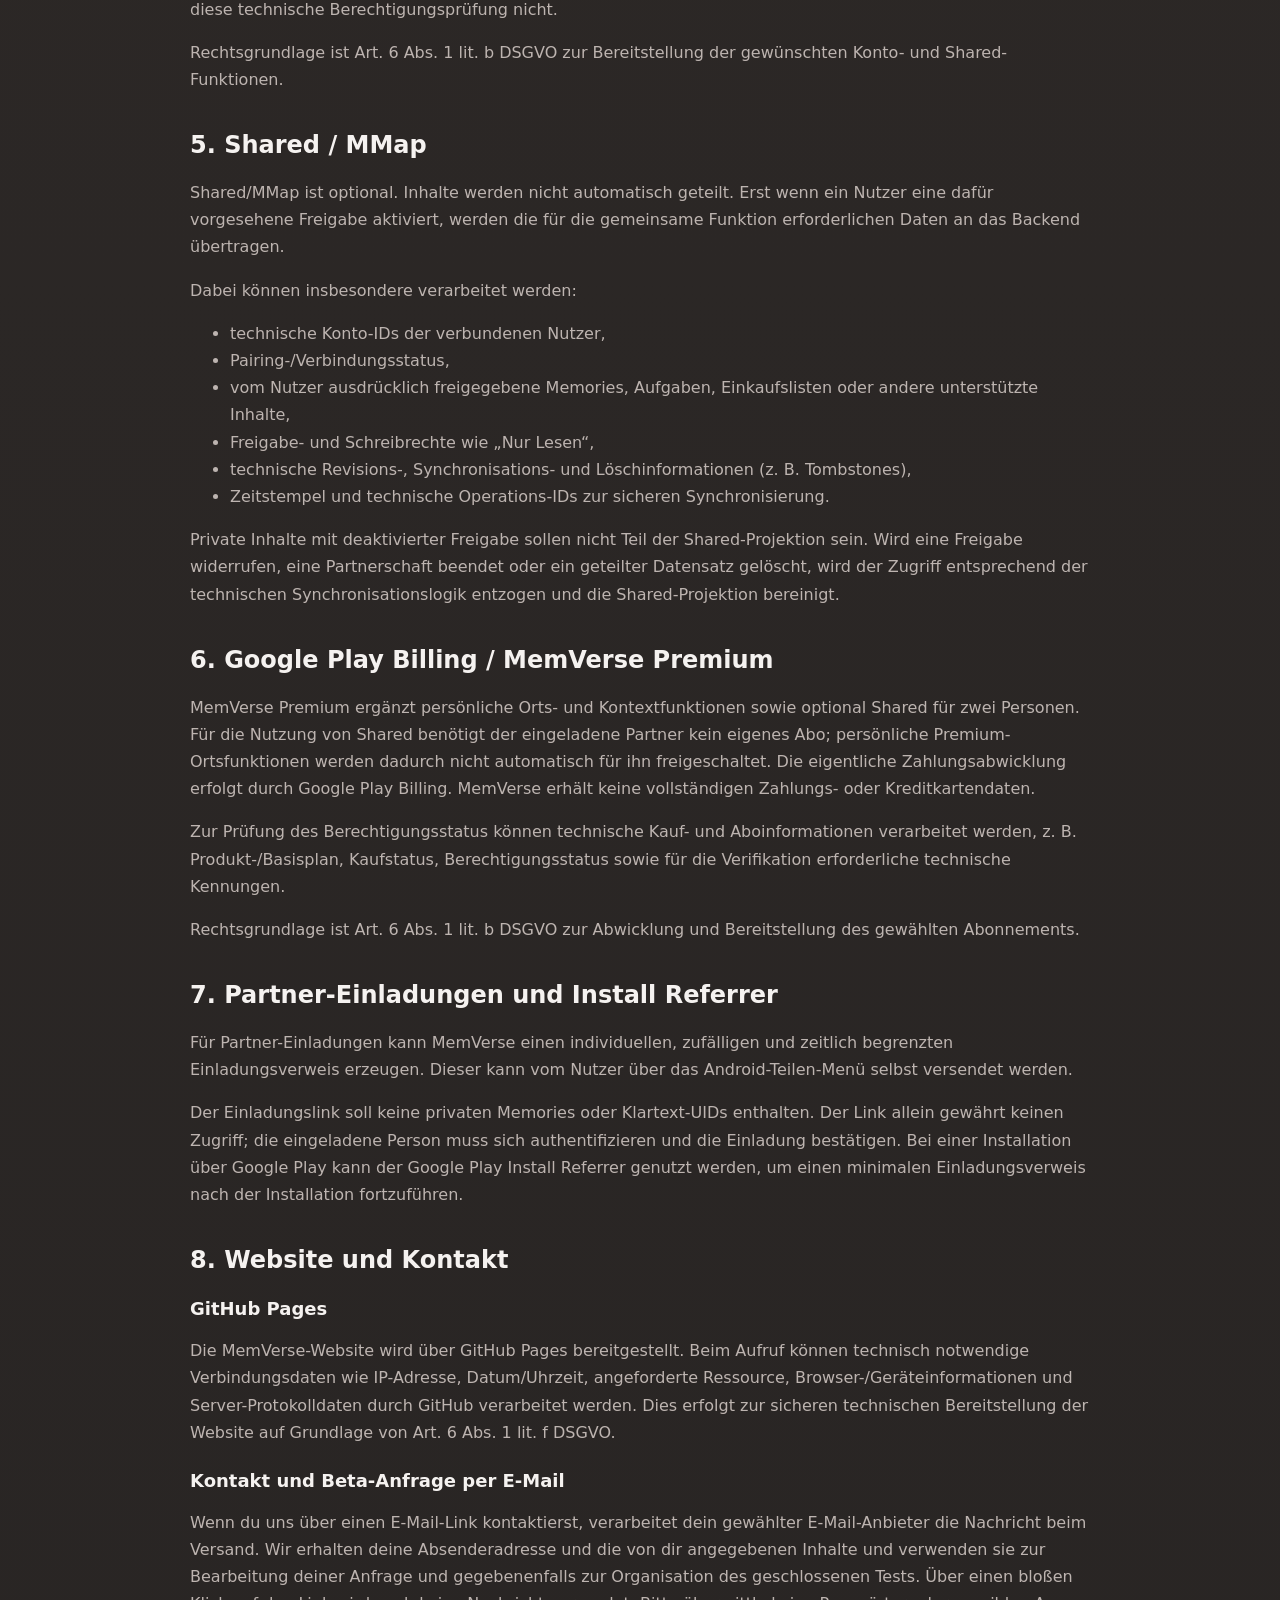
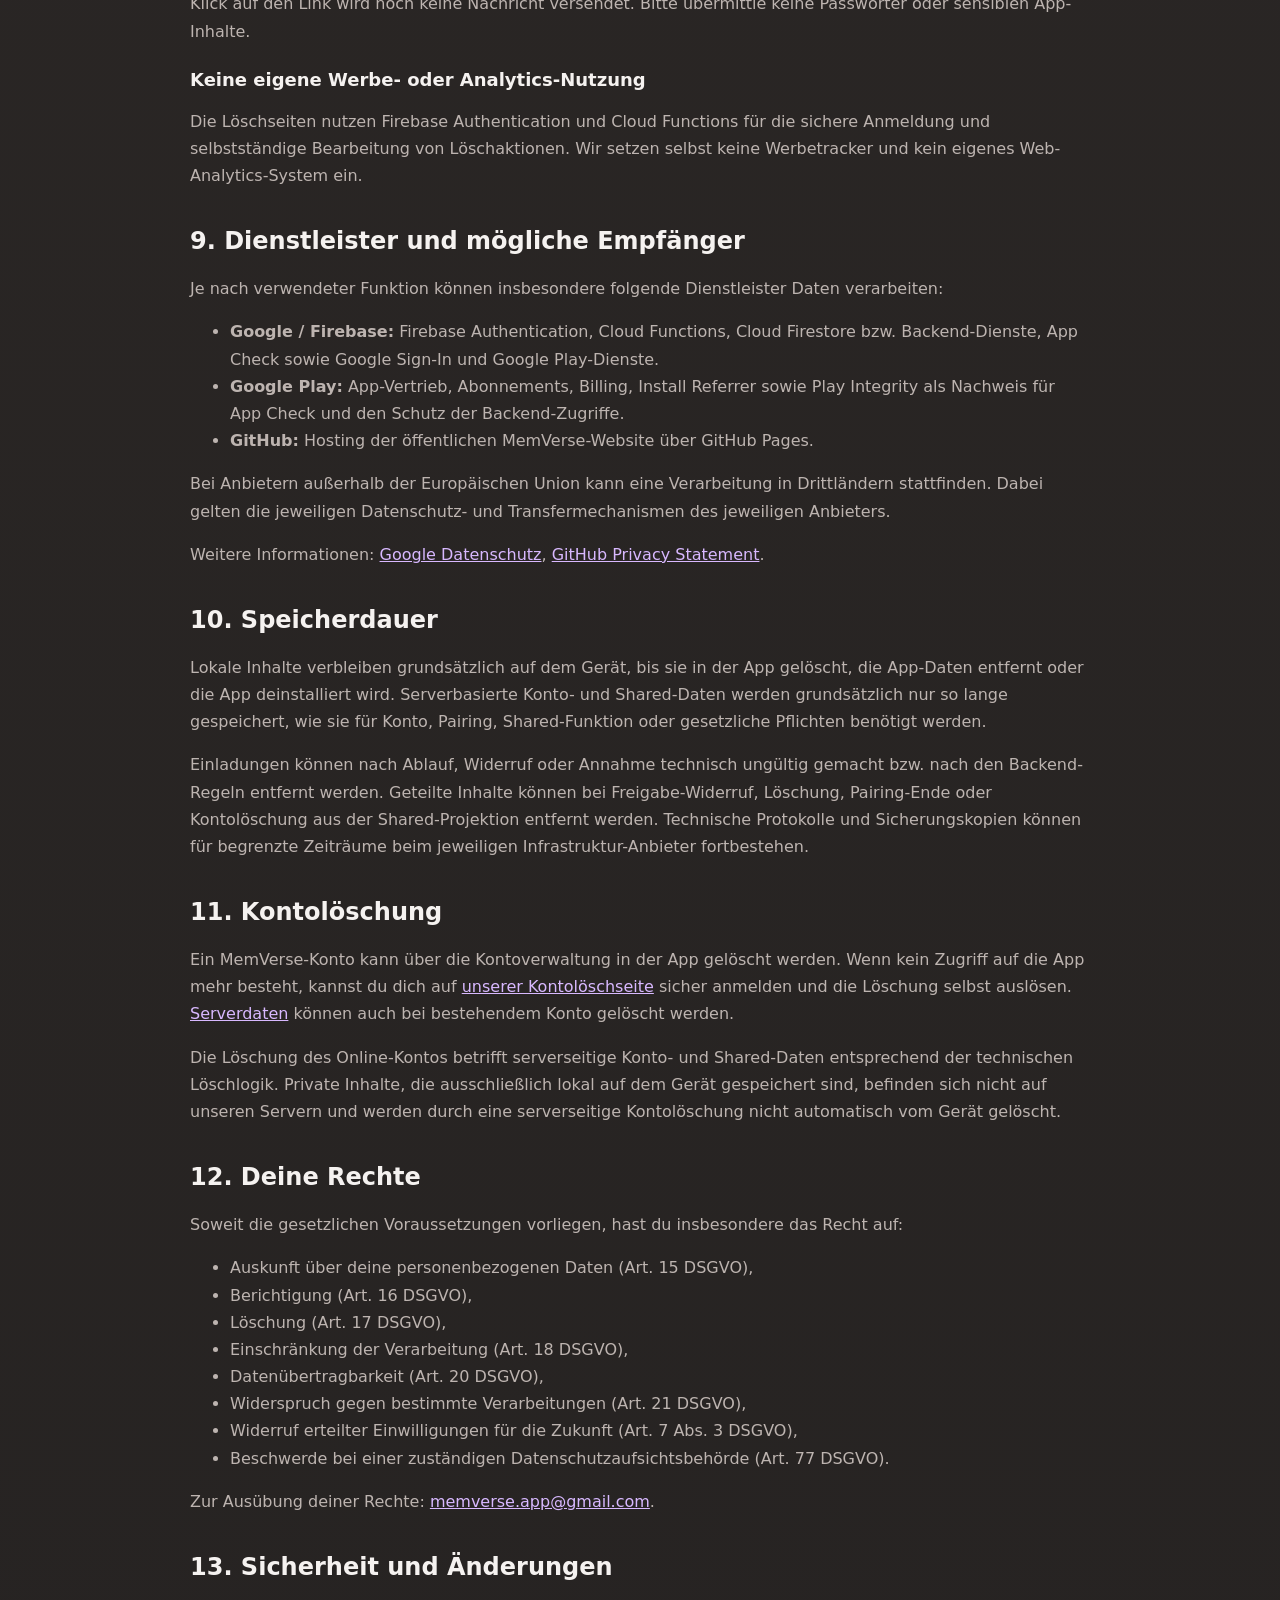
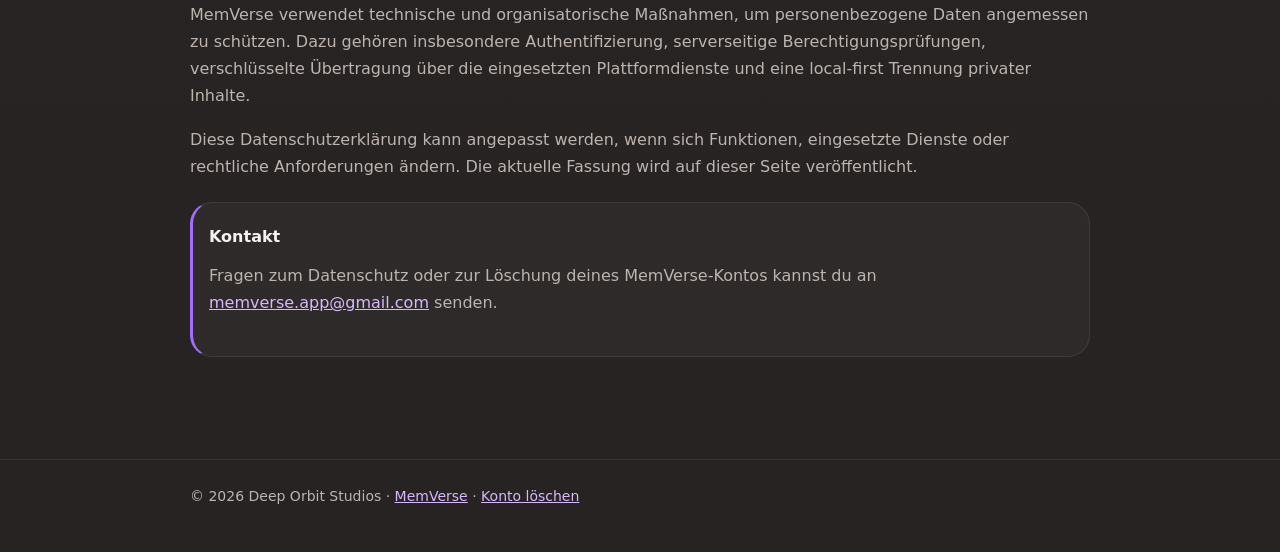
<file: privacy.html>
<!doctype html>
<html lang="de">
<head>
  <meta charset="utf-8">
  <meta name="viewport" content="width=device-width, initial-scale=1">
  <title>Datenschutz — MemVerse</title>
  <meta name="description" content="Datenschutzerklärung für die MemVerse App und die MemVerse Website von Deep Orbit Studios.">
  <link rel="canonical" href="https://bedtimebeats2000-sketch.github.io/memverse-website/privacy.html">
  <meta name="theme-color" content="#2B2828">
  <link rel="icon" type="image/png" href="assets/memverse-icon-96.png">
  <style>
    :root{--bg:#262322;--bg2:#302b29;--surface:#332e2b;--text:#f5f2f0;--muted:#bdb4b0;--violet:#a46cff;--violet2:#d8b8ff;--line:rgba(255,255,255,.08)}
    *{box-sizing:border-box} body{margin:0;font-family:Inter,ui-sans-serif,system-ui,-apple-system,BlinkMacSystemFont,"Segoe UI",sans-serif;background:radial-gradient(circle at 75% 10%,rgba(164,108,255,.14),transparent 26rem),linear-gradient(180deg,var(--bg2),var(--bg));color:var(--text);min-height:100vh}
    a{color:var(--violet2)} .wrap{width:min(900px,calc(100% - 32px));margin:auto}
    header{position:sticky;top:0;background:rgba(38,35,34,.88);backdrop-filter:blur(18px);border-bottom:1px solid var(--line);z-index:5}
    nav{height:72px;display:flex;align-items:center;justify-content:space-between;gap:16px}
    .brand{display:flex;align-items:center;gap:12px;color:var(--text);text-decoration:none;font-weight:750}.brand img{width:42px;height:42px;border-radius:10px}
    .back{color:var(--muted);text-decoration:none}.back:hover{color:var(--text)}
    main{padding:64px 0 80px} h1{font-size:clamp(38px,6vw,64px);letter-spacing:-.04em;margin:8px 0 16px}
    h2{margin-top:38px;font-size:24px} h3{margin-top:24px;font-size:18px}.eyebrow{color:var(--violet2);font-size:12px;font-weight:750;letter-spacing:.08em;text-transform:uppercase}
    p,li{color:var(--muted);line-height:1.7}.card{background:rgba(255,255,255,.035);border:1px solid var(--line);border-radius:22px;padding:24px;margin:22px 0}
    .note{border-left:3px solid var(--violet);padding-left:16px}.small{font-size:13px}.toc{display:grid;gap:7px}.toc a{text-decoration:none}
    footer{border-top:1px solid var(--line);padding:28px 0 48px;color:var(--muted);font-size:14px}
  </style>
</head>
<body>
<header><div class="wrap"><nav><a class="brand" href="./"><img src="assets/memverse-icon-96.png" width="42" height="42" alt="MemVerse App Icon"><span>MemVerse</span></a><a class="back" href="./">← Zur Startseite</a></nav></div></header>
<main class="wrap">
  <div class="eyebrow">Deep Orbit Studios</div>
  <h1>Datenschutzerklärung</h1>
  <p>Diese Datenschutzerklärung beschreibt die Verarbeitung personenbezogener Daten bei Nutzung der Android-App <strong>MemVerse</strong> und der zugehörigen Website.</p>
  <p class="small">Stand: 20. Oktober 2026</p>

  <div class="card toc">
    <strong>Inhalt</strong>
    <a href="#verantwortlich">1. Verantwortlicher</a>
    <a href="#grundprinzip">2. Datenschutz-Grundprinzip</a>
    <a href="#lokal">3. Lokale Daten</a>
    <a href="#standort">3a. Optionale Ortsfunktionen</a>
    <a href="#widgets">3b. Startbildschirm-Widgets</a>
    <a href="#konto">4. Konto & Anmeldung</a>
    <a href="#shared">5. Shared / MMap</a>
    <a href="#billing">6. Google Play Billing</a>
    <a href="#invite">7. Einladungslinks</a>
    <a href="#website">8. Website & Kontakt</a>
    <a href="#empfaenger">9. Dienstleister & Empfänger</a>
    <a href="#speicher">10. Speicherdauer</a>
    <a href="#loeschung">11. Kontolöschung</a>
    <a href="#rechte">12. Deine Rechte</a>
    <a href="#sicherheit">13. Sicherheit</a>
  </div>

  <h2 id="verantwortlich">1. Verantwortlicher</h2>
  <p>Verantwortlich für MemVerse ist:</p>
  <div class="card">
    <strong>Deep Orbit Studios</strong><br>
    MemVerse<br>
    Deutschland<br>
    E-Mail: <a href="mailto:memverse.app@gmail.com">memverse.app@gmail.com</a>
  </div>

  <h2 id="grundprinzip">2. Datenschutz-Grundprinzip</h2>
  <p>MemVerse ist <strong>local-first</strong> aufgebaut. Die private Nutzung der Kernfunktionen ist ohne Konto möglich. Private Erinnerungen, Aufgaben, Personen, Termine, Einkaufslisten und weitere lokale Inhalte werden grundsätzlich auf dem Gerät gespeichert und nicht allein durch die Nutzung der App automatisch auf einen Server hochgeladen.</p>
  <p>Ein Konto und eine Internetverbindung werden insbesondere für optionale Shared-/MMap-Funktionen und damit verbundene Dienste benötigt.</p>

  <h2 id="lokal">3. Lokal gespeicherte Daten</h2>
  <p>MemVerse verwendet eine lokale Datenbank auf dem Android-Gerät. Dazu können je nach Nutzung insbesondere gehören:</p>
  <ul>
    <li>Erinnerungen und Notizen,</li>
    <li>Personen, Beziehungen, Vorlieben und weitere vom Nutzer gespeicherte Angaben,</li>
    <li>Aufgaben und Reminder,</li>
    <li>Termine und Zeitangaben,</li>
    <li>Einkaufslisten und Einkaufsartikel,</li>
    <li>Kategorien, MemoMap-Strukturen und lokale Einstellungen,</li>
    <li>lokaler Fortschritt, XP und kosmetische Freischaltungen.</li>
  </ul>
  <p>Diese privaten lokalen Daten werden nicht allein durch Anmeldung oder Abmeldung automatisch in die Cloud übertragen. Die Rechtsgrundlage für die lokale Verarbeitung ist Art. 6 Abs. 1 lit. b DSGVO, soweit sie zur Bereitstellung der vom Nutzer gewünschten App-Funktionen erforderlich ist.</p>

  <h2 id="standort">3a. Optionale Orts- und Kontextfunktionen</h2>
  <p>MemVerse Premium bietet freiwillige Hinweise zu offenen Einkäufen und Aufgaben an selbst gespeicherten Orten, etwa einem Geschäft, Zuhause oder dem Arbeitsplatz. Diese Funktionen sind standardmäßig ausgeschaltet. Sie benötigen deine Aktivierung und die entsprechenden Android-Standortfreigaben. Für Hinweise bei geschlossener App kann auch die gesonderte Freigabe für den Standort im Hintergrund erforderlich sein. Die normalen privaten Kernfunktionen bleiben ohne Standortfreigabe nutzbar.</p>
  <p>Bei aktivierten Ortsfunktionen können insbesondere genaue Standortkoordinaten mit Genauigkeit und Zeitpunkt, von dir gespeicherte Ortsbezeichnungen und Koordinaten, zugehörige Umkreise sowie technische Eintritts- und Aufenthaltsereignisse verarbeitet werden. Google Play-Dienste und Android erkennen dazu die Nähe zu ausgewählten gespeicherten Orten. Es erfolgt keine fortlaufende GPS-Aufzeichnung deiner Wege durch MemVerse. Bei einer Verarbeitung durch Google gelten zusätzlich die Datenschutzinformationen von Google.</p>
  <p>Ortsangaben, Einstellungen und begrenzte Ortsvorschläge werden lokal auf dem Gerät gespeichert. Vorschläge müssen von dir bestätigt werden, bevor sie als eigener Kontextort verwendet werden. MemVerse speichert dafür keinen dauerhaften Rohverlauf deiner Wege. Ortsmetadaten werden nicht in die Shared-Inhalte, unsere Analytics oder die von MemVerse erstellten JSON-Sicherungen übernommen; die Ortsmetadaten sind auch von der Android-App-Sicherung ausgeschlossen. Der technische Premium-Berechtigungsnachweis kann lokal zwischengespeichert werden.</p>
  <p>Du kannst Ortsfunktionen in den App-Einstellungen ausschalten, gespeicherte Orte entfernen und die Standortberechtigungen jederzeit in den Android-Einstellungen widerrufen. Hinweise sind von Standortverfügbarkeit, Berechtigungen, Ruhezeiten und Systemeinstellungen abhängig. Für die freiwillige Standortverarbeitung ist deine Einwilligung maßgeblich; du kannst sie für die Zukunft widerrufen. Weitere Informationen zum eingesetzten Plattformdienst: <a href="https://policies.google.com/privacy" rel="noopener">Google Datenschutz</a>.</p>

  <h2 id="widgets">3b. Startbildschirm-Widgets und Chat-Fortsetzung</h2>
  <p>Die kostenlosen Widgets Quick Chat und Focus verwenden vorhandene lokale Daten und die für dich freigegebenen Shared-Inhalte. Focus kann Text eines offenen Eintrags auf deinem Startbildschirm anzeigen. Über die Datenschutz-Einstellung in der App kannst du Widget-Texte ausblenden. Beachte, dass andere Personen mit Blick auf deinen Startbildschirm sichtbare Widget-Inhalte lesen können.</p>
  <p>Damit Quick Chat denselben Dialog einschließlich offener Rückfragen fortsetzen kann, speichert MemVerse einen begrenzten aktuellen Chat-Ausschnitt und den Bearbeitungsstand im privaten App-Speicher. Diese Sitzungsdatei wird nicht in die Android-App-Sicherung aufgenommen. Technische Widget-Einstellungen halten unter anderem die Eintragszuordnung und vorübergehendes Ausblenden fest. Die Widgets bilden keine separate Aufgaben-Datenbank und laden private Inhalte nicht eigenständig auf einen Server.</p>

  <h2 id="konto">4. Konto, Firebase Authentication und Google Sign-In</h2>
  <p>Für Shared/MMap kann ein Konto verwendet werden. MemVerse unterstützt insbesondere Google Sign-In und E-Mail/Passwort über Firebase Authentication.</p>
  <p>Dabei können insbesondere folgende Daten verarbeitet werden:</p>
  <ul>
    <li>E-Mail-Adresse,</li>
    <li>Firebase User ID (UID),</li>
    <li>Authentifizierungsanbieter,</li>
    <li>bei Google Sign-In gegebenenfalls ein von Google bereitgestellter Anzeigename bzw. Profilinformation, soweit für die Anmeldung übermittelt.</li>
  </ul>
  <p>Die Firebase UID dient intern als maßgebliche Konto- und Berechtigungskennung. Eine E-Mail-Adresse ersetzt diese technische Berechtigungsprüfung nicht.</p>
  <p>Rechtsgrundlage ist Art. 6 Abs. 1 lit. b DSGVO zur Bereitstellung der gewünschten Konto- und Shared-Funktionen.</p>

  <h2 id="shared">5. Shared / MMap</h2>
  <p>Shared/MMap ist optional. Inhalte werden nicht automatisch geteilt. Erst wenn ein Nutzer eine dafür vorgesehene Freigabe aktiviert, werden die für die gemeinsame Funktion erforderlichen Daten an das Backend übertragen.</p>
  <p>Dabei können insbesondere verarbeitet werden:</p>
  <ul>
    <li>technische Konto-IDs der verbundenen Nutzer,</li>
    <li>Pairing-/Verbindungsstatus,</li>
    <li>vom Nutzer ausdrücklich freigegebene Memories, Aufgaben, Einkaufslisten oder andere unterstützte Inhalte,</li>
    <li>Freigabe- und Schreibrechte wie „Nur Lesen“,</li>
    <li>technische Revisions-, Synchronisations- und Löschinformationen (z. B. Tombstones),</li>
    <li>Zeitstempel und technische Operations-IDs zur sicheren Synchronisierung.</li>
  </ul>
  <p>Private Inhalte mit deaktivierter Freigabe sollen nicht Teil der Shared-Projektion sein. Wird eine Freigabe widerrufen, eine Partnerschaft beendet oder ein geteilter Datensatz gelöscht, wird der Zugriff entsprechend der technischen Synchronisationslogik entzogen und die Shared-Projektion bereinigt.</p>

  <h2 id="billing">6. Google Play Billing / MemVerse Premium</h2>
  <p>MemVerse Premium ergänzt persönliche Orts- und Kontextfunktionen sowie optional Shared für zwei Personen. Für die Nutzung von Shared benötigt der eingeladene Partner kein eigenes Abo; persönliche Premium-Ortsfunktionen werden dadurch nicht automatisch für ihn freigeschaltet. Die eigentliche Zahlungsabwicklung erfolgt durch Google Play Billing. MemVerse erhält keine vollständigen Zahlungs- oder Kreditkartendaten.</p>
  <p>Zur Prüfung des Berechtigungsstatus können technische Kauf- und Aboinformationen verarbeitet werden, z. B. Produkt-/Basisplan, Kaufstatus, Berechtigungsstatus sowie für die Verifikation erforderliche technische Kennungen.</p>
  <p>Rechtsgrundlage ist Art. 6 Abs. 1 lit. b DSGVO zur Abwicklung und Bereitstellung des gewählten Abonnements.</p>

  <h2 id="invite">7. Partner-Einladungen und Install Referrer</h2>
  <p>Für Partner-Einladungen kann MemVerse einen individuellen, zufälligen und zeitlich begrenzten Einladungsverweis erzeugen. Dieser kann vom Nutzer über das Android-Teilen-Menü selbst versendet werden.</p>
  <p>Der Einladungslink soll keine privaten Memories oder Klartext-UIDs enthalten. Der Link allein gewährt keinen Zugriff; die eingeladene Person muss sich authentifizieren und die Einladung bestätigen. Bei einer Installation über Google Play kann der Google Play Install Referrer genutzt werden, um einen minimalen Einladungsverweis nach der Installation fortzuführen.</p>

  <h2 id="website">8. Website und Kontakt</h2>
  <h3>GitHub Pages</h3>
  <p>Die MemVerse-Website wird über GitHub Pages bereitgestellt. Beim Aufruf können technisch notwendige Verbindungsdaten wie IP-Adresse, Datum/Uhrzeit, angeforderte Ressource, Browser-/Geräteinformationen und Server-Protokolldaten durch GitHub verarbeitet werden. Dies erfolgt zur sicheren technischen Bereitstellung der Website auf Grundlage von Art. 6 Abs. 1 lit. f DSGVO.</p>
  <h3>Kontakt und Beta-Anfrage per E-Mail</h3>
  <p>Wenn du uns über einen E-Mail-Link kontaktierst, verarbeitet dein gewählter E-Mail-Anbieter die Nachricht beim Versand. Wir erhalten deine Absenderadresse und die von dir angegebenen Inhalte und verwenden sie zur Bearbeitung deiner Anfrage und gegebenenfalls zur Organisation des geschlossenen Tests. Über einen bloßen Klick auf den Link wird noch keine Nachricht versendet. Bitte übermittle keine Passwörter oder sensiblen App-Inhalte.</p>
  <h3>Keine eigene Werbe- oder Analytics-Nutzung</h3>
  <p>Die Löschseiten nutzen Firebase Authentication und Cloud Functions für die sichere Anmeldung und selbstständige Bearbeitung von Löschaktionen. Wir setzen selbst keine Werbetracker und kein eigenes Web-Analytics-System ein.</p>

  <h2 id="empfaenger">9. Dienstleister und mögliche Empfänger</h2>
  <p>Je nach verwendeter Funktion können insbesondere folgende Dienstleister Daten verarbeiten:</p>
  <ul>
    <li><strong>Google / Firebase:</strong> Firebase Authentication, Cloud Functions, Cloud Firestore bzw. Backend-Dienste, App Check sowie Google Sign-In und Google Play-Dienste.</li>
    <li><strong>Google Play:</strong> App-Vertrieb, Abonnements, Billing, Install Referrer sowie Play Integrity als Nachweis für App Check und den Schutz der Backend-Zugriffe.</li>
    <li><strong>GitHub:</strong> Hosting der öffentlichen MemVerse-Website über GitHub Pages.</li>
  </ul>
  <p>Bei Anbietern außerhalb der Europäischen Union kann eine Verarbeitung in Drittländern stattfinden. Dabei gelten die jeweiligen Datenschutz- und Transfermechanismen des jeweiligen Anbieters.</p>
  <p>Weitere Informationen: <a href="https://policies.google.com/privacy" rel="noopener">Google Datenschutz</a>, <a href="https://docs.github.com/en/site-policy/privacy-policies/github-general-privacy-statement" rel="noopener">GitHub Privacy Statement</a>.</p>

  <h2 id="speicher">10. Speicherdauer</h2>
  <p>Lokale Inhalte verbleiben grundsätzlich auf dem Gerät, bis sie in der App gelöscht, die App-Daten entfernt oder die App deinstalliert wird. Serverbasierte Konto- und Shared-Daten werden grundsätzlich nur so lange gespeichert, wie sie für Konto, Pairing, Shared-Funktion oder gesetzliche Pflichten benötigt werden.</p>
  <p>Einladungen können nach Ablauf, Widerruf oder Annahme technisch ungültig gemacht bzw. nach den Backend-Regeln entfernt werden. Geteilte Inhalte können bei Freigabe-Widerruf, Löschung, Pairing-Ende oder Kontolöschung aus der Shared-Projektion entfernt werden. Technische Protokolle und Sicherungskopien können für begrenzte Zeiträume beim jeweiligen Infrastruktur-Anbieter fortbestehen.</p>

  <h2 id="loeschung">11. Kontolöschung</h2>
  <p>Ein MemVerse-Konto kann über die Kontoverwaltung in der App gelöscht werden. Wenn kein Zugriff auf die App mehr besteht, kannst du dich auf <a href="delete-account.html">unserer Kontolöschseite</a> sicher anmelden und die Löschung selbst auslösen. <a href="data-deletion.html">Serverdaten</a> können auch bei bestehendem Konto gelöscht werden.</p>
  <p>Die Löschung des Online-Kontos betrifft serverseitige Konto- und Shared-Daten entsprechend der technischen Löschlogik. Private Inhalte, die ausschließlich lokal auf dem Gerät gespeichert sind, befinden sich nicht auf unseren Servern und werden durch eine serverseitige Kontolöschung nicht automatisch vom Gerät gelöscht.</p>

  <h2 id="rechte">12. Deine Rechte</h2>
  <p>Soweit die gesetzlichen Voraussetzungen vorliegen, hast du insbesondere das Recht auf:</p>
  <ul>
    <li>Auskunft über deine personenbezogenen Daten (Art. 15 DSGVO),</li>
    <li>Berichtigung (Art. 16 DSGVO),</li>
    <li>Löschung (Art. 17 DSGVO),</li>
    <li>Einschränkung der Verarbeitung (Art. 18 DSGVO),</li>
    <li>Datenübertragbarkeit (Art. 20 DSGVO),</li>
    <li>Widerspruch gegen bestimmte Verarbeitungen (Art. 21 DSGVO),</li>
    <li>Widerruf erteilter Einwilligungen für die Zukunft (Art. 7 Abs. 3 DSGVO),</li>
    <li>Beschwerde bei einer zuständigen Datenschutzaufsichtsbehörde (Art. 77 DSGVO).</li>
  </ul>
  <p>Zur Ausübung deiner Rechte: <a href="mailto:memverse.app@gmail.com">memverse.app@gmail.com</a>.</p>

  <h2 id="sicherheit">13. Sicherheit und Änderungen</h2>
  <p>MemVerse verwendet technische und organisatorische Maßnahmen, um personenbezogene Daten angemessen zu schützen. Dazu gehören insbesondere Authentifizierung, serverseitige Berechtigungsprüfungen, verschlüsselte Übertragung über die eingesetzten Plattformdienste und eine local-first Trennung privater Inhalte.</p>
  <p>Diese Datenschutzerklärung kann angepasst werden, wenn sich Funktionen, eingesetzte Dienste oder rechtliche Anforderungen ändern. Die aktuelle Fassung wird auf dieser Seite veröffentlicht.</p>

  <div class="card note">
    <strong>Kontakt</strong>
    <p>Fragen zum Datenschutz oder zur Löschung deines MemVerse-Kontos kannst du an <a href="mailto:memverse.app@gmail.com">memverse.app@gmail.com</a> senden.</p>
  </div>
</main>
<footer><div class="wrap">© 2026 Deep Orbit Studios · <a href="./">MemVerse</a> · <a href="delete-account.html">Konto löschen</a></div></footer>
</body>
</html>
</file>
<file: guide.css>
:root{--bg:#0b0914;--panel:#171222;--text:#f8f6ff;--muted:#c3bbcf;--line:#ffffff20;--accent:#d2b8ff}
*{box-sizing:border-box}html{scroll-padding-top:90px}body{margin:0;background:radial-gradient(ellipse at top right,#34204455,transparent 40rem),var(--bg);color:var(--text);font-family:system-ui,-apple-system,"Segoe UI",sans-serif;line-height:1.75}a{color:var(--accent);text-underline-offset:4px}a:hover{color:#fff}:focus-visible{outline:3px solid var(--accent);outline-offset:4px}.wrap{max-width:1000px;width:calc(100% - 40px);margin:auto}header{border-bottom:1px solid var(--line);background:#0b0914ee}nav{min-height:76px;display:flex;align-items:center;gap:22px;flex-wrap:wrap;padding:12px 0}.brand{display:flex;align-items:center;gap:10px;color:var(--text);font-weight:800;text-decoration:none;margin-right:auto}.brand img{width:40px;height:40px;border-radius:12px}.button{display:inline-flex;padding:12px 20px;border-radius:14px;background:#7540c7;color:#fff;font-weight:750;text-decoration:none;line-height:1.4}.button:hover{background:#8254ca}.crumbs{padding-top:28px;color:var(--muted);font-size:.9rem}.hero{padding:44px 0 30px}.eyebrow{color:var(--accent);font-weight:700;letter-spacing:.08em;font-size:.85rem;text-transform:uppercase}h1{font-size:clamp(2.35rem,6vw,4rem);letter-spacing:-.045em;line-height:1.08;margin:18px 0 24px;max-width:900px}h2{font-size:clamp(1.7rem,3.5vw,2.2rem);line-height:1.25;letter-spacing:-.025em;margin:45px 0 16px}h3{line-height:1.35;font-size:1.2rem}p,li{color:var(--muted)}.lead{font-size:1.2rem;max-width:850px}.note{padding:16px 22px;border-left:3px solid #b987ff;background:#ffffff06;border-radius:0 14px 14px 0}.steps li+li{margin-top:14px}.columns{display:grid;grid-template-columns:1fr 1fr;gap:20px}.panel{border:1px solid var(--line);border-radius:22px;padding:22px;background:var(--panel)}.panel h3{margin-top:0}details{padding:18px 0;border-bottom:1px solid var(--line)}summary{font-weight:750;cursor:pointer}article{max-width:850px}article code{color:#e5d6ff;background:#ffffff09;padding:2px 6px;border-radius:5px}.related{padding:30px 0 65px}.related ul{padding-left:20px}.download{margin-top:45px;padding:30px;border:1px solid var(--line);border-radius:24px;background:var(--panel)}footer{border-top:1px solid var(--line);padding:30px 0 45px;font-size:.9rem;color:var(--muted)}footer a{display:inline-block;margin-right:16px}.skip{position:absolute;top:-120px;left:15px;background:var(--bg);padding:10px;z-index:5}.skip:focus{top:10px}@media(max-width:600px){.wrap{width:calc(100% - 28px)}.columns{grid-template-columns:1fr}nav{gap:15px}nav .home-link{display:none}.hero{padding-top:30px}.download{padding:20px}ol{padding-left:23px}}
</file>
